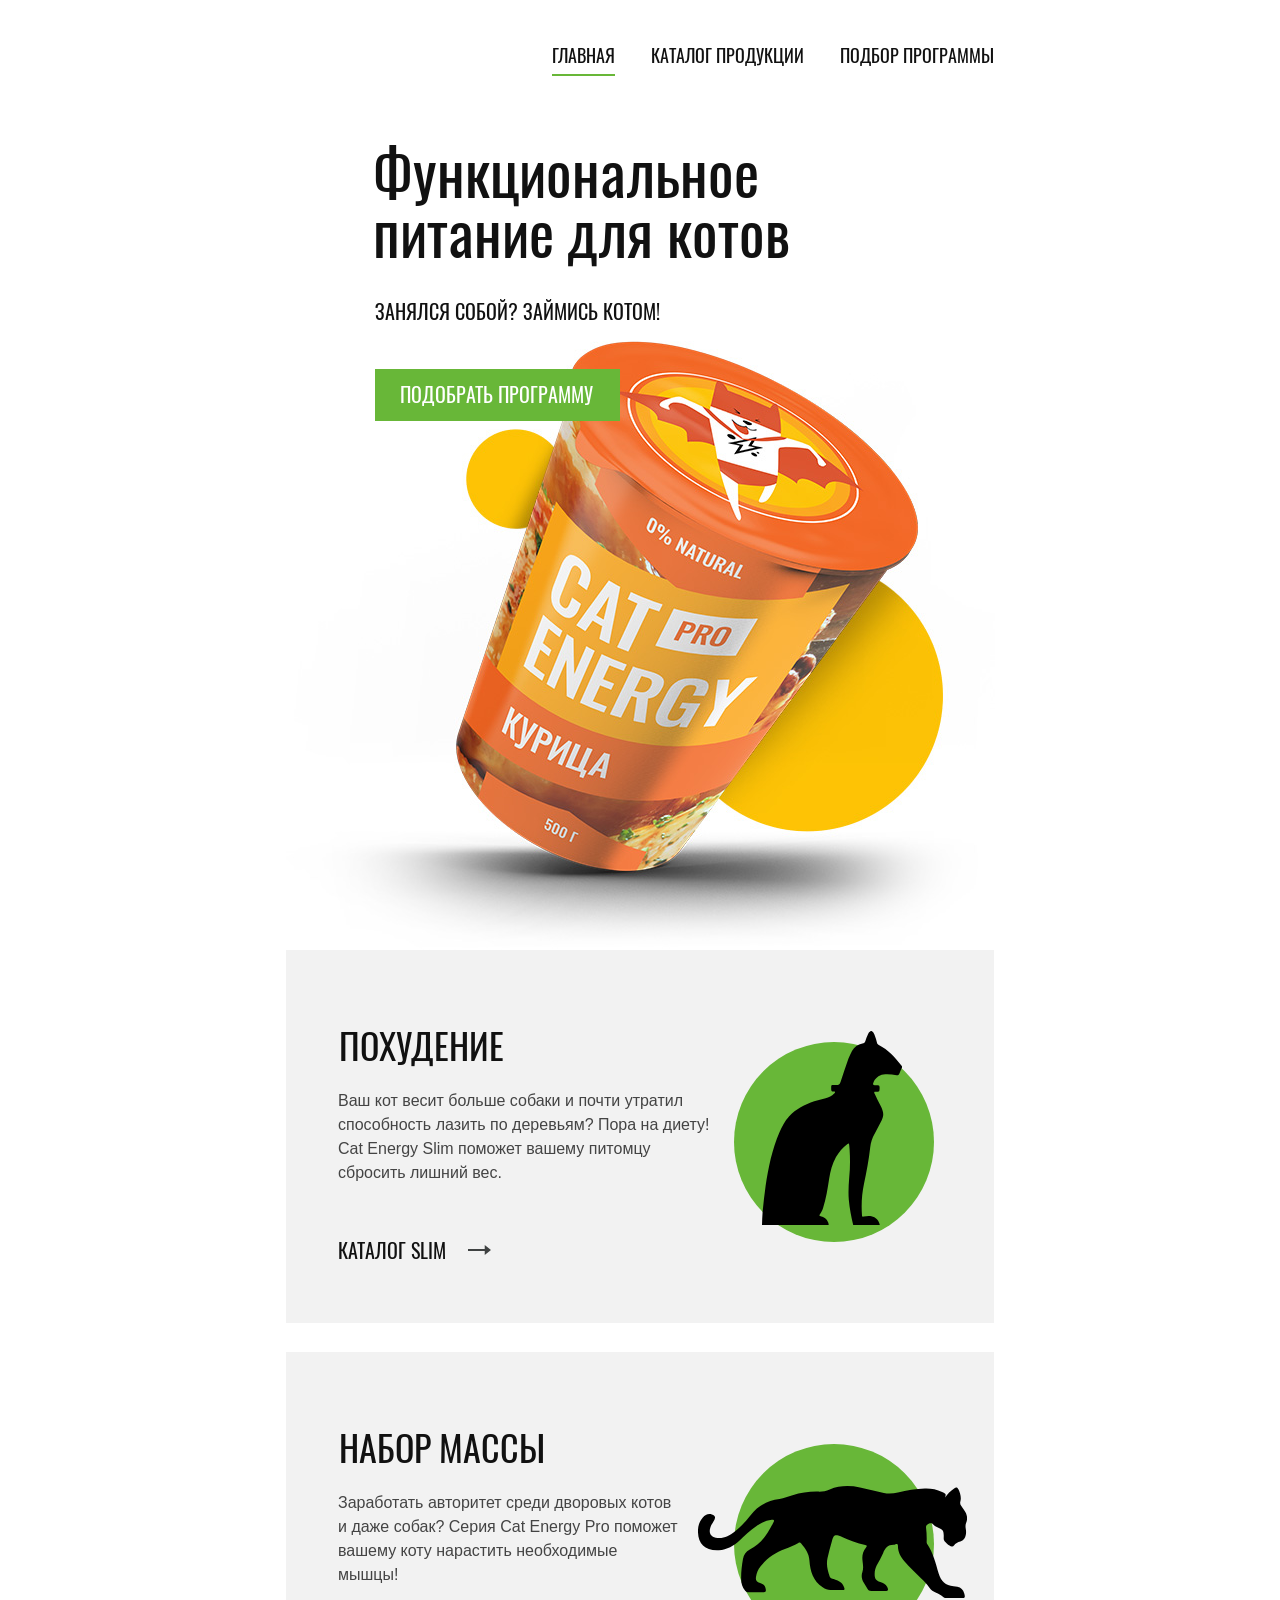
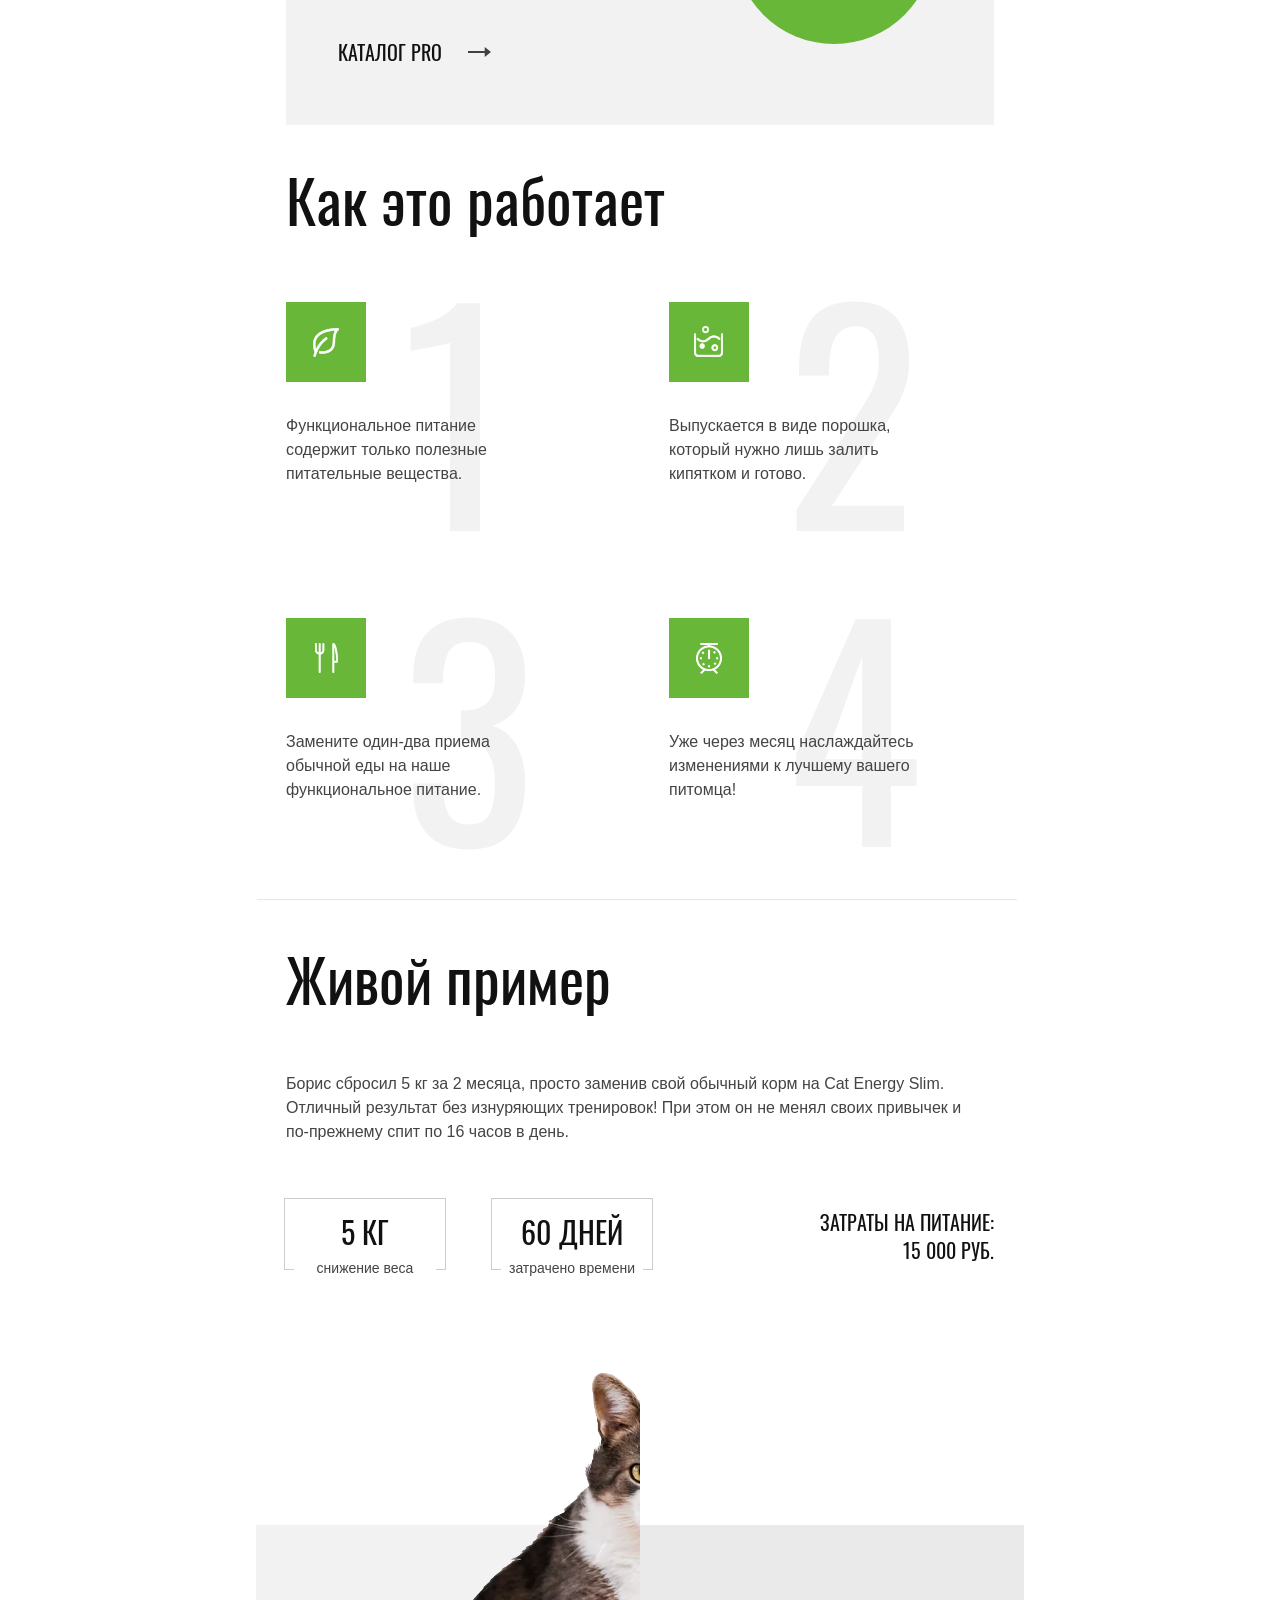
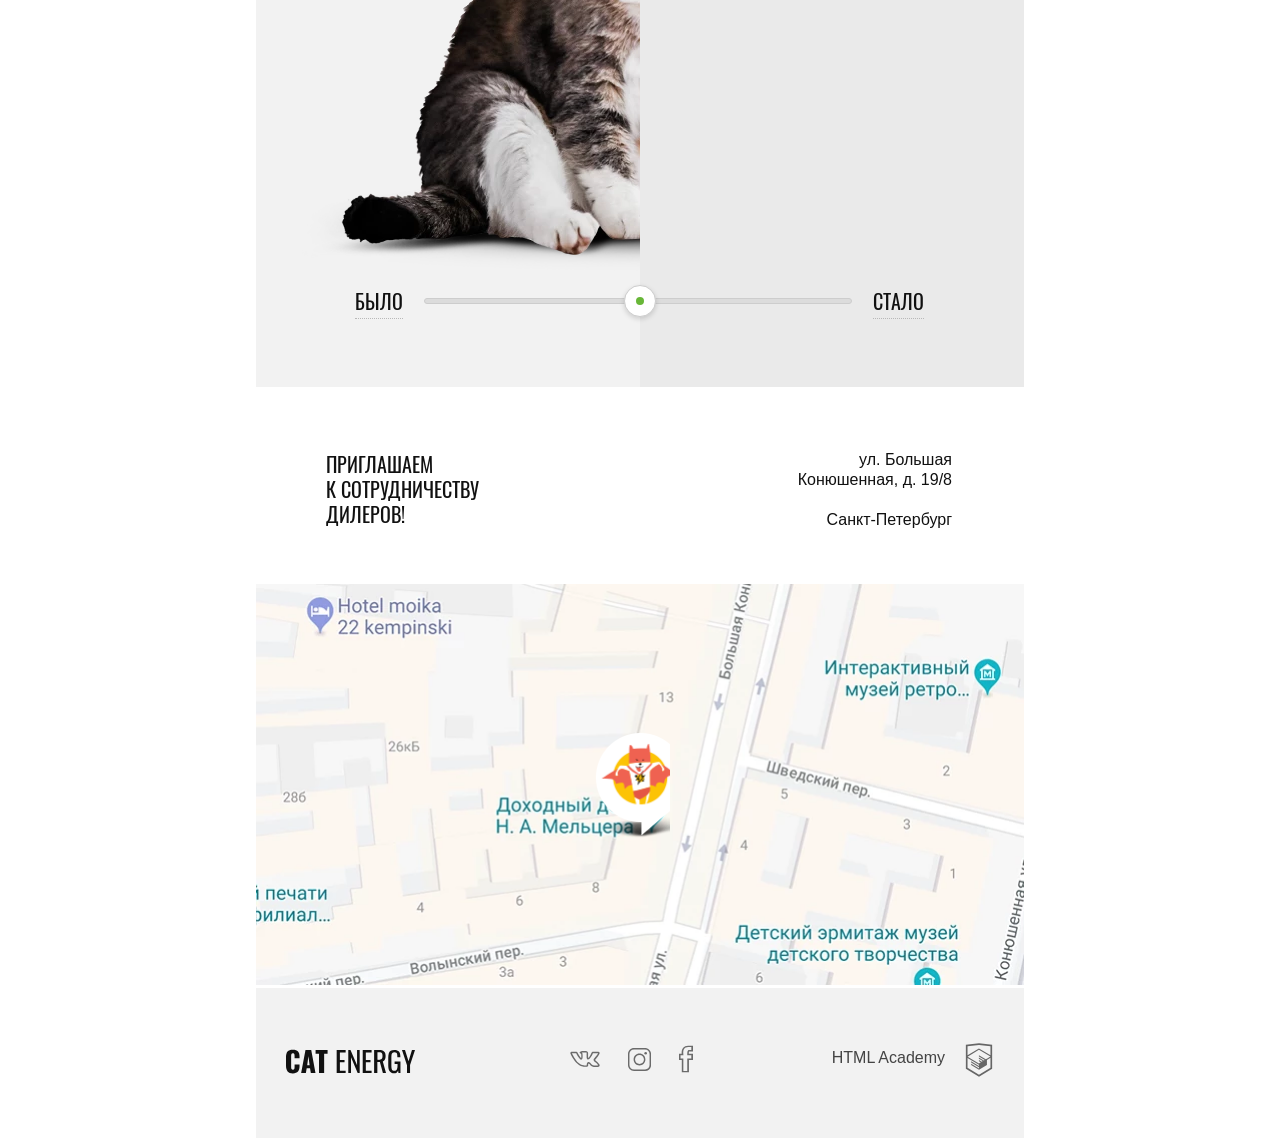
<file: cat-energy/index.html>
<!DOCTYPE html>
<html lang="ru">

<head>
  <meta charset="UTF-8">
  <meta name="viewport" content="width=device-width, initial-scale=1.0">
  <meta http-equiv="X-UA-Compatible" content="ie=edge">
  <script src="js/picturefill.min.js"></script>
  <link rel="preload" href="fonts/oswaldregular.woff2" as="font">
  <link rel="preload" href="fonts/oswaldmedium.woff2" as="font">
  <link href="css/style.min.css" rel="stylesheet">
  <title>HTML Academy: Кэт энерджи</title>
</head>

<body class="site-wrapper">
  <div style="display:none">
    <svg xmlns="http://www.w3.org/2000/svg"><symbol id="s-htmlacademy" viewbox="0 0 60 60"><path d="M30.2 5H30L10.3 7.1v36.2L30 55l19.7-11.7V7.1L30.2 5zm17 36.8L30 52 12.8 41.8V27l17.1 10.2V39l-11.7-7v1.8L30 40.9v1.9l-11.8-7v1.8l11.8 7 11.9-7.1v-7.6l5.3-3.2v15.1zm-.1-17l-4.7 2.8-2.2 1.3-10.3-6.1v1.8l8.8 5.3h-.1l-.2.1-1.3.7-7.3-4.3v1.8l5.8 3.4-1.4.9-4.3-2.6v1.8l2.9 1.7-2.9 1.7-17-10.1 17-10.2 17.2 10zm.1-1.8L29.9 12.8 12.8 23V9.4L30 7.6l17.2 1.8V23z"></path></symbol><symbol id="s-icon-fb-mobile" viewbox="0 0 10 19"><path d="M7.1 19H2v-8.8H0V5.8h1.9c-.1-2 .2-3.4 1.1-4.4C3.8.5 5 .1 6.5 0H10v4.2H7.2c-.1.2-.2.8-.2 1.6h3v4.4H7.1V19zm-4-1h2.8V9.1h2.9V6.8H5.9v-.5c0-1.4 0-2.6.7-3.1l.1-.1h2.1V1H6.5c-1.2.1-2 .4-2.6 1-.8.8-1 2.3-.8 4.2l.1.6H1.1v2.3h2V18z"></path></symbol><symbol id="s-icon-insta-mobile" viewbox="0 0 16 16"><path class="st0" d="M11.8 1C13.6 1 15 2.4 15 4.2v7.7c0 1.7-1.4 3.1-3.1 3.1H4.2C2.4 15 1 13.6 1 11.8V4.2C1 2.4 2.4 1 4.2 1h7.6m0-1H4.2C1.9 0 0 1.9 0 4.2v7.7C0 14.1 1.9 16 4.2 16h7.7c2.3 0 4.2-1.9 4.2-4.2V4.2C16 1.9 14.1 0 11.8 0z"></path><path class="st0" d="M8 4.9c1.7 0 3.1 1.4 3.1 3.1 0 1.7-1.4 3.1-3.1 3.1-1.7 0-3.1-1.4-3.1-3.1 0-1.7 1.4-3.1 3.1-3.1m0-1C5.7 3.9 3.9 5.7 3.9 8s1.8 4.1 4.1 4.1 4.1-1.8 4.1-4.1S10.3 3.9 8 3.9z"></path><circle class="st0" cx="12.3" cy="3.7" r=".9"></circle></symbol><symbol id="s-icon-vk-mobile" viewbox="0 0 22 12"><path d="M17.6 12c-.3 0-.9-.1-1.5-.5-.5-.3-.9-.7-1.3-1.2-.3-.3-.9-.9-1.1-.9-.2.1-.4.7-.3 1.2 0 .1 0 .6-.3.9-.3.3-.8.4-.9.4h-1.4c-.7 0-3.2-.2-5.4-2.3C2.5 7.1.2 2.2.1 2 0 1.6-.1 1.2.2.9c.3-.3.8-.4 1-.4h3.1c.1 0 .4.1.7.3.3.2.4.5.5.6 0 0 .5 1.1 1.1 2 1 1.5 1.4 1.9 1.5 2 .1-.4.2-1.4.1-2.3 0-.4-.1-.8-.2-1-.1-.1-.3-.2-.5-.2l-.6-.5c0-.5.5-.9.9-1.1.5-.2 1.3-.3 2.3-.3h.5c.9 0 1.2.1 1.6.1 1.2.3 1.2 1.3 1.1 2.5v1.6c0 .3 0 .8.1 1 .2-.1.6-.5 1.5-1.9.6-.9 1-1.9 1.1-2.1.1-.3.4-.7 1.2-.7h3.4c.7 0 1.2.2 1.3.7.2.5.1 1.3-1.7 3.5-.3.3-.5.6-.7.9-.5.4-.9 1-.9 1.1 0 .1.5.5.9.9 1.1.9 1.9 1.7 2.2 2.3.4.6.3 1 .2 1.3-.3.7-1.2.7-1.4.8h-2.9zm-3.9-3.7c.7 0 1.2.6 1.8 1.2.4.4.7.8 1.1 1 .5.3 1 .3 1 .3h2.9c.1 0 .3-.1.4-.1 0 0 0-.1-.1-.1-.3-.5-1-1.3-2-2.1-.9-.7-1.3-1.1-1.4-1.7 0-.6.4-1.1 1.2-2.1.2-.2.4-.5.7-.8 1.1-1.4 1.4-2 1.5-2.3h-3.9c0 .4-.5 1.5-1.1 2.4-1.4 2.1-2 2.4-2.5 2.4-.1 0-.3 0-.4-.1-.7-.4-.7-1.4-.7-2.1V2.6c.1-1.3 0-1.3-.3-1.4-.3-.1-.5-.1-1.4-.1H10c-.5 0-1 0-1.4.1l.2.2c.4.5.4 1.5.4 1.7.1 1.3 0 2.9-.7 3.3-.1 0-.2.1-.4.1-.6 0-1.3-.7-2.5-2.5C5 2.9 4.5 1.8 4.5 1.8s0-.1-.1-.1-.2-.1-.2-.1h-3c.4.9 2.5 5 4.8 7.2 2 1.9 4.3 2 4.7 2h1.4s.2 0 .2-.1v-.1c0-.2 0-2 1.2-2.3h.2z"></path></symbol></svg>
  </div>
  <header class="main-header main-header--index  container">
    <div class="main-header__logo energy-logo">
      <a>
        <picture>
          <source media="(min-width: 1300px)" srcset="img/logo-desktop.svg">
          <source media="(min-width: 768px)" srcset="img/logo-tablet.svg">
          <img class="energy-logo__img" src="img/logo-mobile.svg" alt="Cat Energy" width="191" height="38">
        </picture>
      </a>
    </div>
    <button class="main-header__button-close main-header__button-close--closed main-header__button-close--nojs">
      <span class="visually-hidden">Закрыть меню</span>
    </button>
    <nav>
      <ul class="main-header__nav main-header__nav--closed main-header__nav--nojs site-nav">
        <li class="site-nav__item">
          <a class="site-nav__link site-nav__link--index site-nav__link--active">Главная</a>
        </li>
        <li class="site-nav__item">
          <a class="site-nav__link site-nav__link--index" href="catalog.html">Каталог продукции</a>
        </li>
        <li class="site-nav__item">
          <a class="site-nav__link site-nav__link--index" href="form.html">Подбор программы</a>
        </li>
      </ul>
    </nav>
  </header>
  <main class="index-main">
    <section class="index-main__showcase showcase">
      <section class="showcase__intro intro container">
        <span class="intro__title">Функциональное питание для котов</span>
        <b class="intro__slogan">Занялся собой? Займись котом!</b>
        <a class="intro__button button" href="form.html">Подобрать программу</a>
      </section>
      <div class="showcase__wrapper container">
        <section class="showcase__item showcase-description">
          <h2 class="showcase-description__title">Похудение</h2>
          <p class="showcase-description__info">Ваш кот весит больше собаки и почти утратил способность лазить по
            деревьям? Пора на диету! Cat Energy Slim
            поможет вашeму питомцу сбросить лишний вес.
          </p>
          <a class="showcase-description__link" href="catalog.html#slim">Каталог Slim</a>
        </section>
        <section class="showcase__item showcase-description showcase-description--pro">
          <h2 class="showcase-description__title showcase-description__title--pro">Набор массы</h2>
          <p class="showcase-description__info">Заработать авторитет среди дворовых котов и даже собак? Серия Cat
            Energy Pro поможет вашему коту нарастить необходимые мышцы!
          </p>
          <a class="showcase-description__link" href="catalog.html#pro">Каталог pro</a>
        </section>
      </div>
    </section>
    <section class="index-main__example example container">
      <h2 class="example__title">Как это работает</h2>
      <ul class="example__list advantages">
        <li class="advantages__item advantages__item--1">Функциональное питание содержит только полезные питательные
          вещества.
        </li>
        <li class="advantages__item advantages__item--2">Выпускается в виде порошка, который нужно лишь залить кипятком
          и готово.
        </li>
        <li class="advantages__item advantages__item--3">Замените один-два приема обычной еды на наше функциональное
          питание.
        </li>
        <li class="advantages__item advantages__item--4">Уже через месяц наслаждайтесь изменениями к лучшему вашего
          питомца!
        </li>
      </ul>
    </section>
    <section class="living-example">
      <div class="living-example__info-wrapper container">
        <h3 class="living-example__title">Живой пример</h3>
        <p class="living-example__info">Борис сбросил 5 кг за 2 месяца, просто заменив свой обычный корм на Cat Energy
          Slim. Отличный результат без изнуряющих тренировок! При этом он не менял своих привычек и по-прежнему спит по
          16 часов в день.
        </p>
        <div class="living-example__table">
          <div class="living-example__tr">
            <div class="living-example__data living-example__data--1">5 кг</div>
            <div class="living-example__data living-example__data--2">60 дней</div>
          </div>
          <div class="living-example__tr">
            <div class="living-example__parameter">
              <span class="living-example__mask">снижение веса</span>
            </div>
            <div class="living-example__parameter">
              <span class=" living-example__mask">затрачено времени</span>
            </div>
          </div>
        </div>
        <span class="living-example__result"><span>Затраты на питание:</span> <span>15 000 руб.</span></span>
      </div>
      <div class="living-example__img-wrapper container">
        <div class="living-example__img-1-wrapper">
          <picture>
            <source type="image/webp" media="(min-width: 1300px)" srcset="img/before-desktop@1x.webp 1x, img/before-desktop@2x.webp 2x">
            <source type="image/webp" media="(min-width: 768px)" srcset="img/before-tablet@1x.webp 1x, img/before-tablet@2x.webp 2x">
            <source type="image/webp" srcset="img/before-mobile@1x.webp 1x, img/before-mobile@2x.webp 2x">
            <source media="(min-width: 1300px)" srcset="img/before-desktop@1x.png 1x, img/before-desktop@2x.png 2x">
            <source media="(min-width: 768px)" srcset="img/before-tablet@1x.png 1x, img/before-tablet@2x.png 2x">
            <img class="living-example__img living-example__img--1" src="img/before-mobile@1x.png" srcset="img/before-mobile@2x.png 2x" alt="Толстый кот">
          </picture>
        </div>
        <div class="living-example__img-2-wrapper">
          <picture>
            <source type="image/webp" media="(min-width: 1300px)" srcset="img/after-desktop@1x.webp 1x, img/before-desktop@2x.webp 2x">
            <source type="image/webp" media="(min-width: 768px)" srcset="img/after-tablet@1x.webp 1x, img/after-tablet@2x.webp 2x">
            <source type="image/webp" srcset="img/after-mobile@1x.webp 1x, img/before-mobile@2x.webp 2x">
            <source media="(min-width: 1300px)" srcset="img/after-desktop@1x.png 1x, img/after-desktop@2x.png 2x">
            <source media="(min-width: 768px)" srcset="img/after-tablet@1x.png 1x, img/after-tablet@2x.png 2x">
            <img class="living-example__img living-example__img2" src="#" alt="Тощий кот">
          </picture>
        </div>
        <div class="living-example__slider-buttons">
          <span class="living-example__description">Было</span>
          <div class="living-example__button">
            <span class="visually-hidden">Переключить слайд</span>
            <div class="living-example__switch">
              <div class="living-example__img-switch" tabindex="0"></div>
            </div>
          </div>
          <span class="living-example__description">Стало</span>
        </div>
      </div>
    </section>
    <section class="contacts container">
      <div class="contacts__text">
        <h2 class="visually-hidden">Адрес и контакты</h2>
        <span class="contacts__slogan">приглашаем<br> к сотрудничеству дилеров!</span>
        <span class="contacts__address">ул. Большая<br> Конюшенная, д. 19/8<br> <span class="contacts__address-city">Санкт-Петербург</span></span>
      </div>
      <iframe src="https://www.google.com/maps/embed?pb=!1m18!1m12!1m3!1d1998.5991043651577!2d30.320894616352156!3d59.93879418187626!2m3!1f0!2f0!3f0!3m2!1i1024!2i768!4f13.1!3m3!1m2!1s0x4696310fca5ba729%3A0xea9c53d4493c879f!2z0JHQvtC70YzRiNCw0Y8g0JrQvtC90Y7RiNC10L3QvdCw0Y8g0YPQuy4sIDE5LCDQodCw0L3QutGCLdCf0LXRgtC10YDQsdGD0YDQsywgMTkxMTg2!5e0!3m2!1sru!2sru!4v1540546171864" width="600" height="450" frameborder="0"></iframe>
      <div class="contacts__map-wrapper">
        <picture>
          <source type="image/webp" media="(min-width: 1300px)" srcset="img/bg-map-desktop@1x.webp 1x, img/bg-map-desktop@2x.webp 2x">
          <source type="image/webp" media="(min-width: 768px)" srcset="img/bg-map-tablet@1x.webp 1x, img/bg-map-tablet@2x.webp 2x">
          <source type="image/webp" srcset="img/bg-map-mobile@1x.webp 1x, img/bg-map-mobile@2x.webp 2x">
          <source media="(min-width: 1300px)" srcset="img/bg-map-desktop@1x.png 1x, img/bg-map-desktop@2x.png 2x">
          <source media="(min-width: 768px)" srcset="img/bg-map-tablet@1x.png 1x, img/bg-map-tablet@2x.png 2x">
          <img class="contacts__map" src="img/bg-map-mobile@1x.png" srcset="img/bg-map-mobile@2x.png 2x" alt="Карта">
        </picture>
      </div>
    </section>
  </main>
  <footer class="main-footer container">
    <div class="main-footer__logo energy-logo">
      <img class="main-footer__logo-img" src="img/logo-footer.svg" alt="Cat Energy" width="130" height="27">
    </div>
    <section class="main-footer__social">
      <h3 class="visually-hidden">Мы в социальных сетях</h3>
      <ul class="main-footer__social-list social-list">
        <li class="social-list__item">
          <a class="social-list__vk" href="#">
            <span class="visually-hidden">Вконтакте</span>
            <svg class="social-list__icon social-list__icon--vk" width="22" height="12">
              <use xlink:href="#s-icon-vk-mobile"></use>
            </svg>
          </a>
        </li>
        <li class="social-list__item">
          <a class="social-list__inst" href="#">
            <span class="visually-hidden">Инстаграм</span>
            <svg class="social-list__icon social-list__icon--inst" width="16" height="16">
              <use xlink:href="#s-icon-insta-mobile"></use>
            </svg>
          </a>
        </li>
        <li class="social-list__item">
          <a class="social-list__fb" href="#">
            <span class="visually-hidden">Фэйсбук</span>
            <svg class="social-list__icon social-list__icon--fb" width="10" height="19">
              <use xlink:href="#s-icon-fb-mobile"></use>
            </svg>
          </a>
        </li>
      </ul>
    </section>
    <section class="main-footer__copyright academy">
      <h3 class="visually-hidden">Правообладатели</h3>
      <a class="academy__link" href="https://htmlacademy.ru/intensive/adaptive">HTML Academy</a>
      <div class="academy__logo-block">
        <a href="https://htmlacademy.ru/intensive/adaptive">
          <svg class="academy__img" width="40" height="40">
            <use xlink:href="#s-htmlacademy"></use>
          </svg>
        </a>
      </div>
    </section>
  </footer>
  <script src="js/script.js"></script>
</body>

</html>
</file>
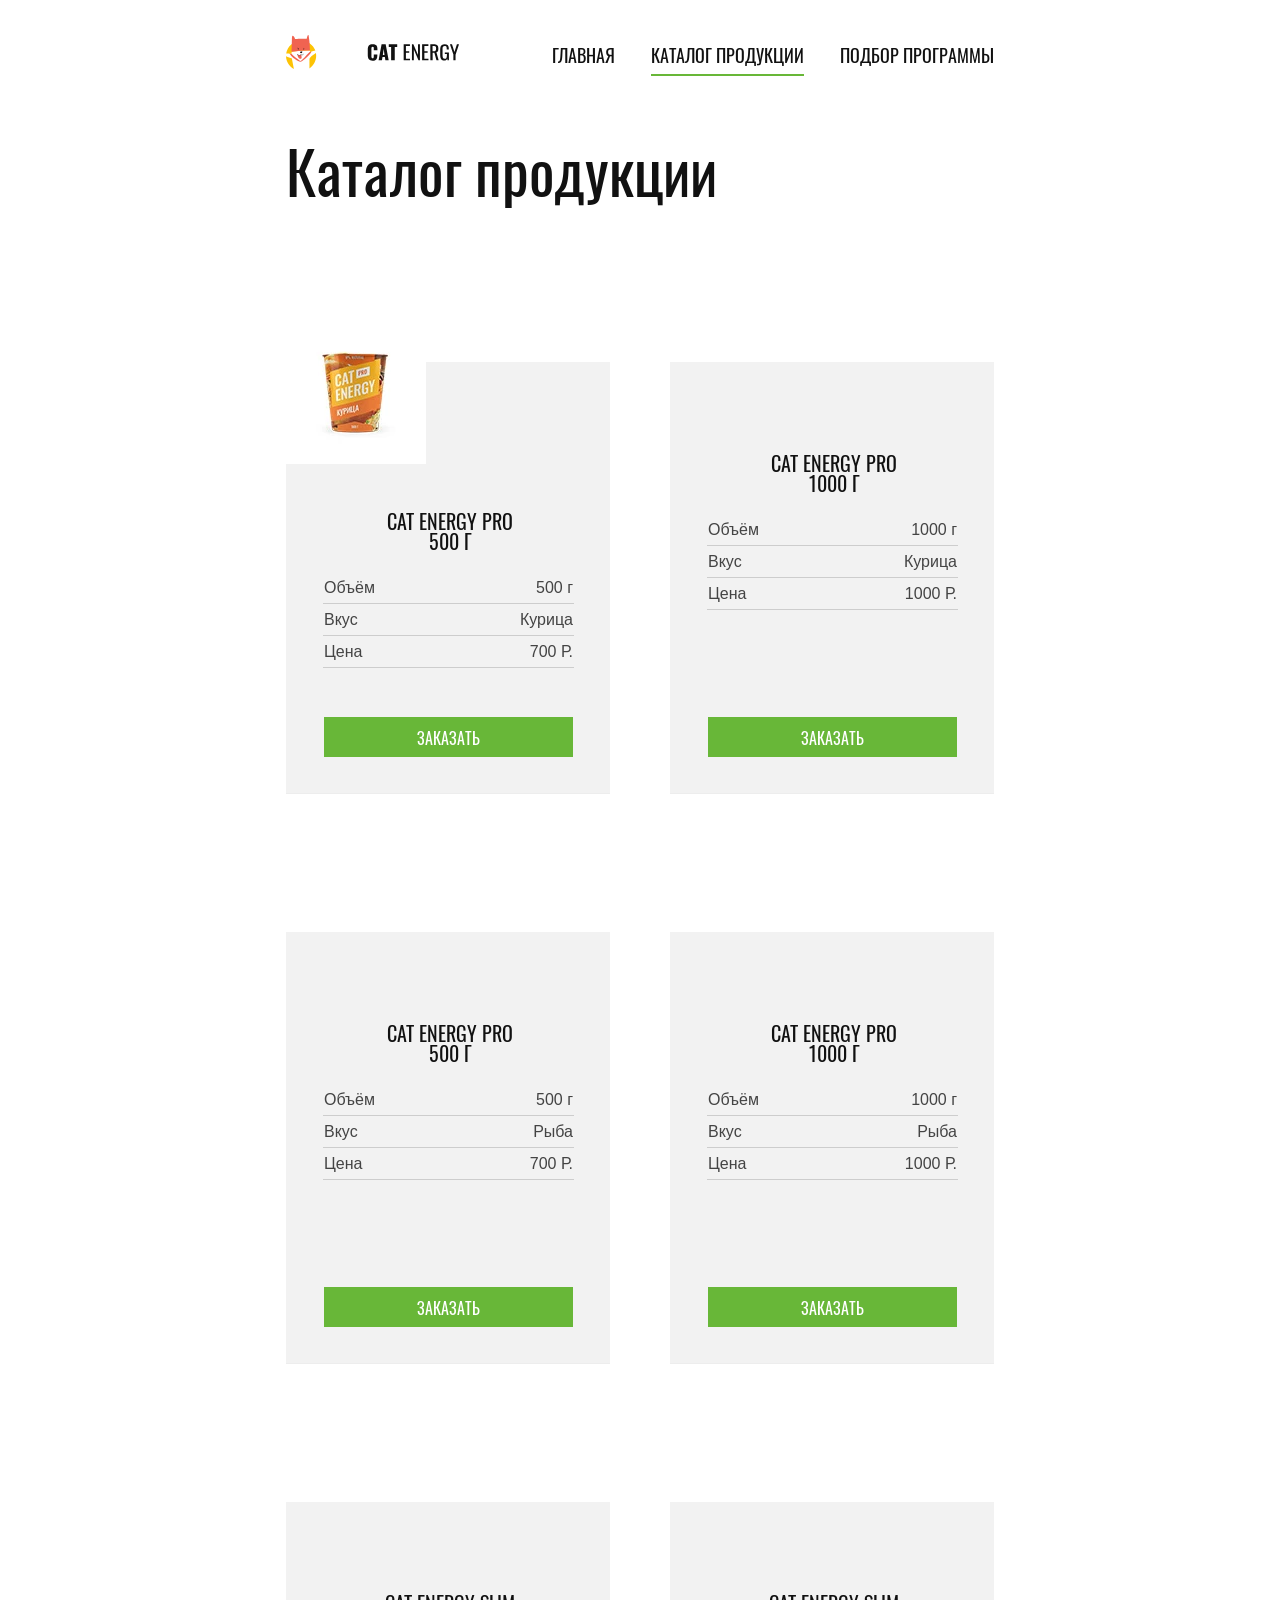
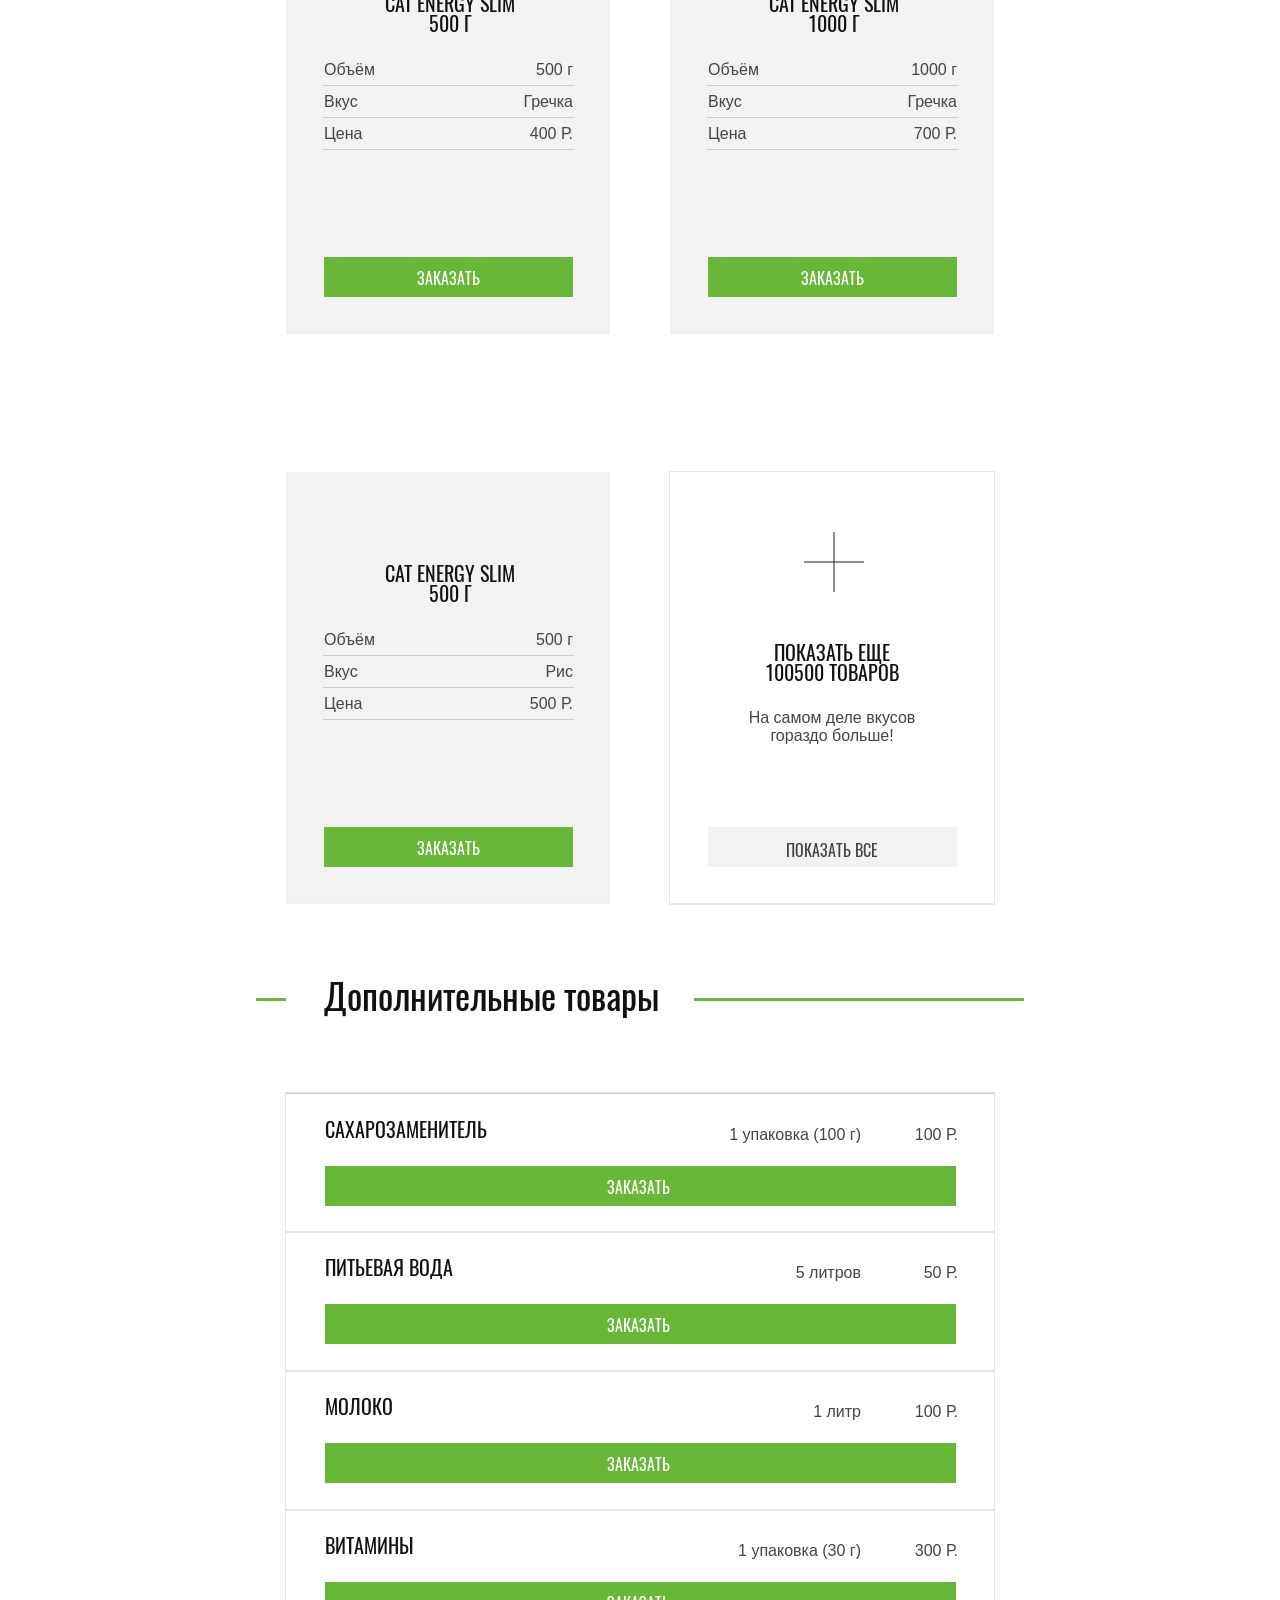
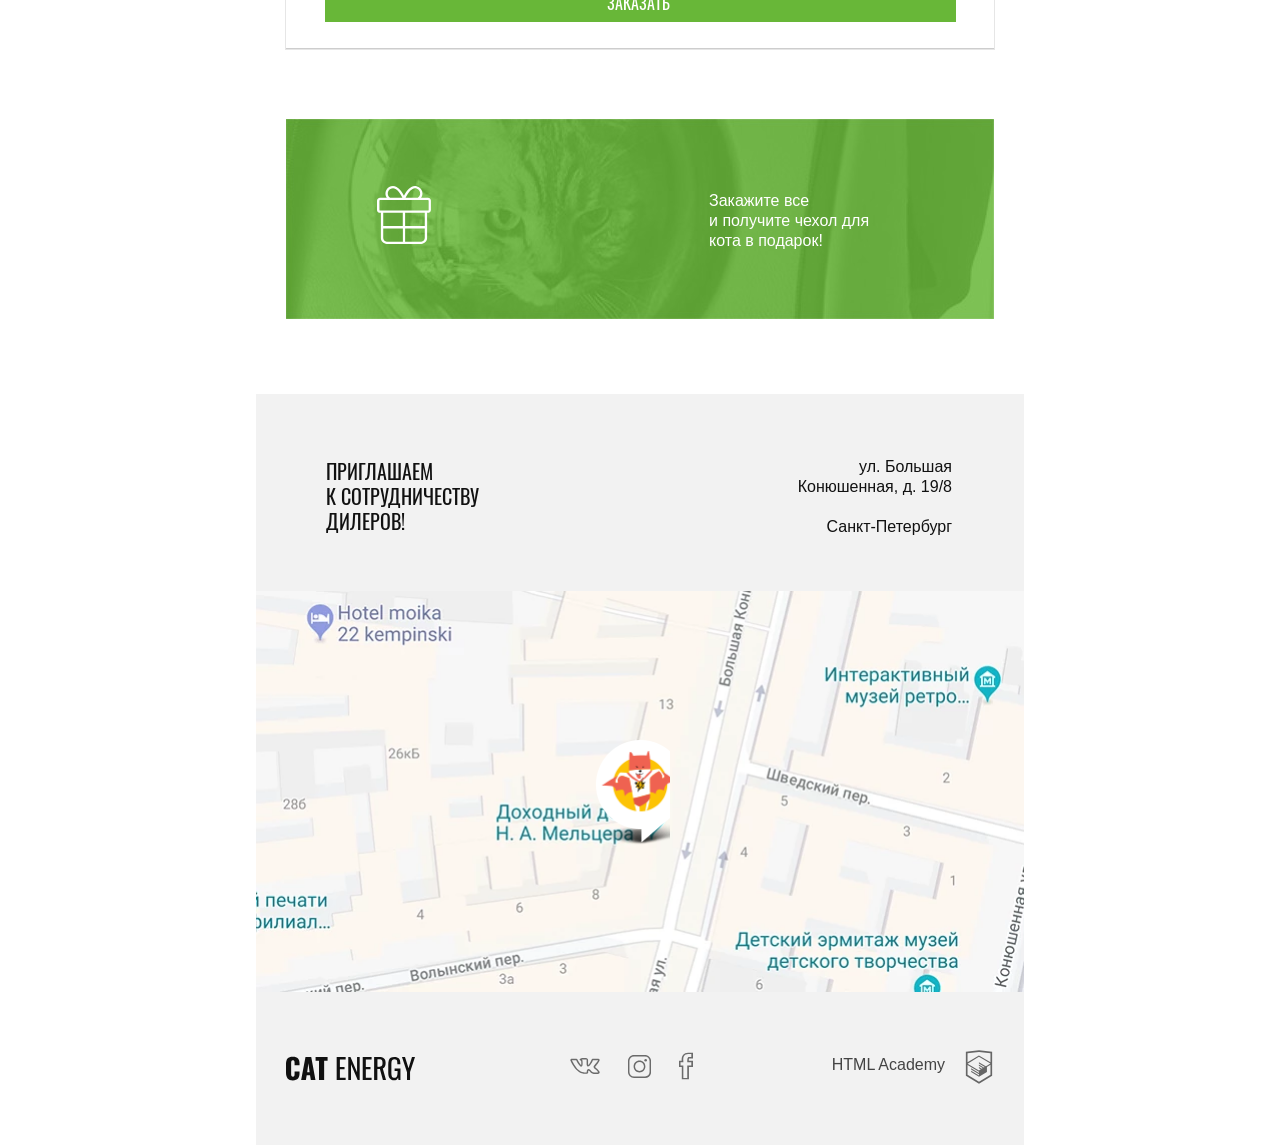
<file: cat-energy/catalog.html>
<!DOCTYPE html>
<html lang="ru">

<head>
  <meta charset="UTF-8">
  <meta name="viewport" content="width=device-width, initial-scale=1.0">
  <meta http-equiv="X-UA-Compatible" content="ie=edge">
  <script src="js/picturefill.min.js"></script>
  <link rel="preload" href="fonts/oswaldregular.woff2" as="font">
  <link rel="preload" href="fonts/oswaldmedium.woff2" as="font">
  <link href="css/style.min.css" rel="stylesheet">
  <title>Каталог продукции магазина Cat Energy</title>
</head>

<body class="site-wrapper">
  <div style="display: none;">
    <svg xmlns="http://www.w3.org/2000/svg"><symbol id="s-htmlacademy" viewbox="0 0 60 60"><path d="M30.2 5H30L10.3 7.1v36.2L30 55l19.7-11.7V7.1L30.2 5zm17 36.8L30 52 12.8 41.8V27l17.1 10.2V39l-11.7-7v1.8L30 40.9v1.9l-11.8-7v1.8l11.8 7 11.9-7.1v-7.6l5.3-3.2v15.1zm-.1-17l-4.7 2.8-2.2 1.3-10.3-6.1v1.8l8.8 5.3h-.1l-.2.1-1.3.7-7.3-4.3v1.8l5.8 3.4-1.4.9-4.3-2.6v1.8l2.9 1.7-2.9 1.7-17-10.1 17-10.2 17.2 10zm.1-1.8L29.9 12.8 12.8 23V9.4L30 7.6l17.2 1.8V23z"></path></symbol><symbol id="s-icon-fb-mobile" viewbox="0 0 10 19"><path d="M7.1 19H2v-8.8H0V5.8h1.9c-.1-2 .2-3.4 1.1-4.4C3.8.5 5 .1 6.5 0H10v4.2H7.2c-.1.2-.2.8-.2 1.6h3v4.4H7.1V19zm-4-1h2.8V9.1h2.9V6.8H5.9v-.5c0-1.4 0-2.6.7-3.1l.1-.1h2.1V1H6.5c-1.2.1-2 .4-2.6 1-.8.8-1 2.3-.8 4.2l.1.6H1.1v2.3h2V18z"></path></symbol><symbol id="s-icon-insta-mobile" viewbox="0 0 16 16"><path class="st0" d="M11.8 1C13.6 1 15 2.4 15 4.2v7.7c0 1.7-1.4 3.1-3.1 3.1H4.2C2.4 15 1 13.6 1 11.8V4.2C1 2.4 2.4 1 4.2 1h7.6m0-1H4.2C1.9 0 0 1.9 0 4.2v7.7C0 14.1 1.9 16 4.2 16h7.7c2.3 0 4.2-1.9 4.2-4.2V4.2C16 1.9 14.1 0 11.8 0z"></path><path class="st0" d="M8 4.9c1.7 0 3.1 1.4 3.1 3.1 0 1.7-1.4 3.1-3.1 3.1-1.7 0-3.1-1.4-3.1-3.1 0-1.7 1.4-3.1 3.1-3.1m0-1C5.7 3.9 3.9 5.7 3.9 8s1.8 4.1 4.1 4.1 4.1-1.8 4.1-4.1S10.3 3.9 8 3.9z"></path><circle class="st0" cx="12.3" cy="3.7" r=".9"></circle></symbol><symbol id="s-icon-vk-mobile" viewbox="0 0 22 12"><path d="M17.6 12c-.3 0-.9-.1-1.5-.5-.5-.3-.9-.7-1.3-1.2-.3-.3-.9-.9-1.1-.9-.2.1-.4.7-.3 1.2 0 .1 0 .6-.3.9-.3.3-.8.4-.9.4h-1.4c-.7 0-3.2-.2-5.4-2.3C2.5 7.1.2 2.2.1 2 0 1.6-.1 1.2.2.9c.3-.3.8-.4 1-.4h3.1c.1 0 .4.1.7.3.3.2.4.5.5.6 0 0 .5 1.1 1.1 2 1 1.5 1.4 1.9 1.5 2 .1-.4.2-1.4.1-2.3 0-.4-.1-.8-.2-1-.1-.1-.3-.2-.5-.2l-.6-.5c0-.5.5-.9.9-1.1.5-.2 1.3-.3 2.3-.3h.5c.9 0 1.2.1 1.6.1 1.2.3 1.2 1.3 1.1 2.5v1.6c0 .3 0 .8.1 1 .2-.1.6-.5 1.5-1.9.6-.9 1-1.9 1.1-2.1.1-.3.4-.7 1.2-.7h3.4c.7 0 1.2.2 1.3.7.2.5.1 1.3-1.7 3.5-.3.3-.5.6-.7.9-.5.4-.9 1-.9 1.1 0 .1.5.5.9.9 1.1.9 1.9 1.7 2.2 2.3.4.6.3 1 .2 1.3-.3.7-1.2.7-1.4.8h-2.9zm-3.9-3.7c.7 0 1.2.6 1.8 1.2.4.4.7.8 1.1 1 .5.3 1 .3 1 .3h2.9c.1 0 .3-.1.4-.1 0 0 0-.1-.1-.1-.3-.5-1-1.3-2-2.1-.9-.7-1.3-1.1-1.4-1.7 0-.6.4-1.1 1.2-2.1.2-.2.4-.5.7-.8 1.1-1.4 1.4-2 1.5-2.3h-3.9c0 .4-.5 1.5-1.1 2.4-1.4 2.1-2 2.4-2.5 2.4-.1 0-.3 0-.4-.1-.7-.4-.7-1.4-.7-2.1V2.6c.1-1.3 0-1.3-.3-1.4-.3-.1-.5-.1-1.4-.1H10c-.5 0-1 0-1.4.1l.2.2c.4.5.4 1.5.4 1.7.1 1.3 0 2.9-.7 3.3-.1 0-.2.1-.4.1-.6 0-1.3-.7-2.5-2.5C5 2.9 4.5 1.8 4.5 1.8s0-.1-.1-.1-.2-.1-.2-.1h-3c.4.9 2.5 5 4.8 7.2 2 1.9 4.3 2 4.7 2h1.4s.2 0 .2-.1v-.1c0-.2 0-2 1.2-2.3h.2z"></path></symbol></svg>
  </div>
  <header class="main-header container">
    <div class="main-header__logo energy-logo">
      <a href="index.html">
        <picture>
          <source media="(min-width: 1300px)" srcset="img/logo-desktop.svg">
          <source media="(min-width: 768px)" srcset="img/logo-tablet.svg">
          <img class="energy-logo__img" src="img/logo-mobile.svg" alt="Cat Energy" width="191" height="38">
        </picture>
      </a>
    </div>
    <button class="main-header__button-close main-header__button-close--closed main-header__button-close--nojs">
      <span class="visually-hidden">Закрыть меню</span>
    </button>
    <nav>
      <ul class="main-header__nav main-header__nav--closed main-header__nav--nojs site-nav">
        <li class="site-nav__item">
          <a class="site-nav__link" href="index.html">Главная</a>
        </li>
        <li class="site-nav__item">
          <a class="site-nav__link site-nav__link--active ">Каталог продукции</a>
        </li>
        <li class="site-nav__item">
          <a class="site-nav__link" href="form.html">Подбор программы</a>
        </li>
      </ul>
    </nav>
  </header>
  <main>
    <section class="catalog-main">
      <h1 class="catalog-main__title container">Каталог продукции</h1>
      <section class="catalog-main main-catalog container">
        <h2 class="visually-hidden">Католог основной продукции</h2>
        <ul class="main-catalog__list">
          <li id="pro" class="main-catalog__item goods">
            <div class="goods__img-block">
              <a href="#">
                <picture>
                  <source type="image/webp" media="(min-width: 1300px)" srcset="img/chicken-small-desktop@1x.webp 1x, img/chicken-small-desktop@2x.webp 2x">
                  <source type="image/webp" media="(min-width: 768px)" srcset="img/chicken-small-tablet@1x.webp 1x, img/chicken-small-tablet@2x.webp 2x">
                  <source type="image/webp" srcset="img/chicken-small-mobile@1x.webp 1x,  img/chicken-small-mobile@2x.webp 2x">
                  <source media="(min-width: 1300px)" srcset="img/chicken-small-desktop@1x.png 1x, img/chicken-small-desktop@2x.png 2x">
                  <source media="(min-width: 768px)" srcset="img/chicken-small-tablet@1x.png 1x, img/chicken-small-tablet@2x.png 2x">
                  <img class="goods__img goods__img--small" src="img/chicken-small-mobile@1x.jpg" srcset="img/chicken-small-mobile@2x.jpg 2x" alt="Cat Energy">
                </picture>
              </a>
            </div>
            <div class="goods__info-block">
              <a href="#">
                <h3 class="goods__title goods__title--main">Cat Energy PRO 500 г</h3>
              </a>
              <table class="goods__table">
                <tr>
                  <td class="goods__characteristic">Объём</td>
                  <td class="goods__data">500 г</td>
                </tr>
                <tr>
                  <td class="goods__characteristic">Вкус</td>
                  <td class="goods__data">Курица</td>
                </tr>
                <tr>
                  <td class="goods__characteristic">Цена</td>
                  <td class="goods__data">700 Р.</td>
                </tr>
              </table>
            </div>
            <a class="goods__button button" href="#">Заказать</a>
          </li>
          <li class="main-catalog__item goods">
            <div class="goods__img-block">
              <a href="#">
                <picture>
                  <source type="image/webp" media="(min-width: 1300px)" srcset="img/chicken-big-desktop@1x.webp 1x, img/chicken-big-desktop@2x.webp 2x">
                  <source type="image/webp" media="(min-width: 768px)" srcset="img/chicken-big-tablet@1x.webp 1x, img/chicken-big-tablet@2x.webp 2x">
                  <source type="image/webp" srcset="img/chicken-big-mobile@1x.webp 1x,  img/chicken-big-mobile@2x.webp 2x">
                  <source media="(min-width: 1300px)" srcset="img/chicken-big-desktop@1x.png 1x, img/chicken-big-desktop@2x.png 2x">
                  <source media="(min-width: 768px)" srcset="img/chicken-big-tablet@1x.png 1x, img/chicken-big-tablet@2x.png 2x">
                  <img class="goods__img goods__img--big" src="img/chicken-big-mobile@1x.jpg" srcset="img/chicken-big-mobile@2x.jpg 2x" alt="Cat Energy">
                </picture>
              </a>
            </div>
            <div class="goods__info-block">
              <a href="#">
                <h3 class="goods__title goods__title--main">Cat Energy PRO 1000 г</h3>
              </a>
              <table class="goods__table">
                <tr>
                  <td class="goods__characteristic">Объём</td>
                  <td class="goods__data">1000 г</td>
                </tr>
                <tr>
                  <td class="goods__characteristic">Вкус</td>
                  <td class="goods__data">Курица</td>
                </tr>
                <tr>
                  <td class="goods__characteristic">Цена</td>
                  <td class="goods__data">1000 Р.</td>
                </tr>
              </table>
            </div>
            <a class="goods__button button" href="#">Заказать</a>
          </li>
          <li class="main-catalog__item goods">
            <div class="goods__img-block">
              <a href="#">
                <picture>
                  <source type="image/webp" media="(min-width: 1300px)" srcset="img/fish-small-desktop@1x.webp 1x, img/fish-small-desktop@2x.webp 2x">
                  <source type="image/webp" media="(min-width: 768px)" srcset="img/fish-small-tablet@1x.webp 1x, img/fish-small-tablet@2x.webp 2x">
                  <source type="image/webp" srcset="img/fish-small-mobile@1x.webp 1x,  img/fish-small-mobile@2x.webp 2x">
                  <source media="(min-width: 1300px)" srcset="img/fish-small-desktop@1x.png 1x, img/fish-small-desktop@2x.png 2x">
                  <source media="(min-width: 768px)" srcset="img/fish-small-tablet@1x.png 1x, img/fish-small-tablet@2x.png 2x">
                  <img class="goods__img goods__img--small" src="img/fish-small-mobile@1x.jpg" srcset="img/fish-small-mobile@2x.jpg 2x" alt="Cat Energy">
                </picture>
              </a>
            </div>
            <div class="goods__info-block">
              <a href="#">
                <h3 class="goods__title goods__title--main">Cat Energy PRO 500 г</h3>
              </a>
              <table class="goods__table">
                <tr>
                  <td class="goods__characteristic">Объём</td>
                  <td class="goods__data">500 г</td>
                </tr>
                <tr>
                  <td class="goods__characteristic">Вкус</td>
                  <td class="goods__data">Рыба</td>
                </tr>
                <tr>
                  <td class="goods__characteristic">Цена</td>
                  <td class="goods__data">700 Р.</td>
                </tr>
              </table>
            </div>
            <a class="goods__button button" href="#">Заказать</a>
          </li>
          <li class="main-catalog__item goods">
            <div class="goods__img-block">
              <a href="#">
                <picture>
                  <source type="image/webp" media="(min-width: 1300px)" srcset="img/fish-big-desktop@1x.webp 1x, img/fish-big-desktop@2x.webp 2x">
                  <source type="image/webp" media="(min-width: 768px)" srcset="img/fish-big-tablet@1x.webp 1x, img/fish-big-tablet@2x.webp 2x">
                  <source type="image/webp" srcset="img/fish-big-mobile@1x.webp 1x,  img/fish-big-mobile@2x.webp 2x">
                  <source media="(min-width: 1300px)" srcset="img/fish-big-desktop@1x.png 1x, img/fish-big-desktop@2x.png 2x">
                  <source media="(min-width: 768px)" srcset="img/fish-big-tablet@1x.png 1x, img/fish-big-tablet@2x.png 2x">
                  <img class="goods__img goods__img--big" src="img/fish-big-mobile@1x.jpg" srcset="img/fish-big-mobile@2x.jpg 2x" alt="Cat Energy">
                </picture>
              </a>
            </div>
            <div class="goods__info-block">
              <a href="#">
                <h3 class="goods__title goods__title--main">Cat Energy PRO 1000 г</h3>
              </a>
              <table class="goods__table">
                <tr>
                  <td class="goods__characteristic">Объём</td>
                  <td class="goods__data">1000 г</td>
                </tr>
                <tr>
                  <td class="goods__characteristic">Вкус</td>
                  <td class="goods__data">Рыба</td>
                </tr>
                <tr>
                  <td class="goods__characteristic">Цена</td>
                  <td class="goods__data">1000 Р.</td>
                </tr>
              </table>
            </div>
            <a class="goods__button button" href="#">Заказать</a>
          </li>
          <li id="slim" class="main-catalog__item goods">
            <div class="goods__img-block">
              <a href="#">
                <picture>
                  <source type="image/webp" media="(min-width: 1300px)" srcset="img/buckwheat-small-desktop@1x.webp 1x, img/buckwheat-small-desktop@2x.webp 2x">
                  <source type="image/webp" media="(min-width: 768px)" srcset="img/buckwheat-small-tablet@1x.webp 1x, img/buckwheat-small-tablet@2x.webp 2x">
                  <source type="image/webp" srcset="img/buckwheat-small-mobile@1x.webp 1x,  img/buckwheat-small-mobile@2x.webp 2x">
                  <source media="(min-width: 1300px)" srcset="img/buckwheat-small-desktop@1x.png 1x, img/buckwheat-small-desktop@2x.png 2x">
                  <source media="(min-width: 768px)" srcset="img/buckwheat-small-tablet@1x.png 1x, img/buckwheat-small-tablet@2x.png 2x">
                  <img class="goods__img goods__img--small" src="img/buckwheat-small-mobile@1x.jpg" srcset="img/buckwheat-small-mobile@2x.jpg 2x" alt="Cat Energy">
                </picture>
              </a>
            </div>
            <div class="goods__info-block">
              <a href="#">
                <h3 class="goods__title goods__title--main">Cat Energy Slim 500 г</h3>
              </a>
              <table class="goods__table">
                <tr>
                  <td class="goods__characteristic">Объём</td>
                  <td class="goods__data">500 г</td>
                </tr>
                <tr>
                  <td class="goods__characteristic">Вкус</td>
                  <td class="goods__data">Гречка</td>
                </tr>
                <tr>
                  <td class="goods__characteristic">Цена</td>
                  <td class="goods__data">400 Р.</td>
                </tr>
              </table>
            </div>
            <a class="goods__button button" href="#">Заказать</a>
          </li>
          <li class="main-catalog__item goods">
            <div class="goods__img-block">
              <a href="#">
                <picture>
                  <source type="image/webp" media="(min-width: 1300px)" srcset="img/buckwheat-big-desktop@1x.webp 1x, img/buckwheat-big-desktop@2x.webp 2x">
                  <source type="image/webp" media="(min-width: 768px)" srcset="img/buckwheat-big-tablet@1x.webp 1x, img/buckwheat-big-tablet@2x.webp 2x">
                  <source type="image/webp" srcset="img/buckwheat-big-mobile@1x.webp 1x,  img/buckwheat-big-mobile@2x.webp 2x">
                  <source media="(min-width: 1300px)" srcset="img/buckwheat-big-desktop@1x.png 1x, img/buckwheat-big-desktop@2x.png 2x">
                  <source media="(min-width: 768px)" srcset="img/buckwheat-big-tablet@1x.png 1x, img/buckwheat-big-tablet@2x.png 2x">
                  <img class="goods__img goods__img--big" src="img/buckwheat-big-mobile@1x.jpg" srcset="img/buckwheat-big-mobile@2x.jpg 2x" alt="Cat Energy">
                </picture>
              </a>
            </div>
            <div class="goods__info-block">
              <a href="#">
                <h3 class="goods__title goods__title--main">Cat Energy Slim 1000 г</h3>
              </a>
              <table class="goods__table">
                <tr>
                  <td class="goods__characteristic">Объём</td>
                  <td class="goods__data">1000 г</td>
                </tr>
                <tr>
                  <td class="goods__characteristic">Вкус</td>
                  <td class="goods__data">Гречка</td>
                </tr>
                <tr>
                  <td class="goods__characteristic">Цена</td>
                  <td class="goods__data">700 Р.</td>
                </tr>
              </table>
            </div>
            <a class="goods__button button" href="#">Заказать</a>
          </li>
          <li class="main-catalog__item goods">
            <div class="goods__img-block">
              <a href="#">
                <picture>
                  <source type="image/webp" media="(min-width: 1300px)" srcset="img/rice-small-desktop@1x.webp 1x, img/rice-small-desktop@2x.webp 2x">
                  <source type="image/webp" media="(min-width: 768px)" srcset="img/rice-small-tablet@1x.webp 1x, img/rice-small-tablet@2x.webp 2x">
                  <source type="image/webp" srcset="img/rice-small-mobile@1x.webp 1x,  img/rice-small-mobile@2x.webp 2x">
                  <source media="(min-width: 1300px)" srcset="img/rice-small-desktop@1x.png 1x, img/rice-small-desktop@2x.png 2x">
                  <source media="(min-width: 768px)" srcset="img/rice-small-tablet@1x.png 1x, img/rice-small-tablet@2x.png 2x">
                  <img class="goods__img goods__img--small" src="img/rice-small-mobile@1x.jpg" srcset="img/rice-small-mobile@2x.jpg 2x" alt="Cat Energy">
                </picture>
              </a>
            </div>
            <div class="goods__info-block">
              <a href="#">
                <h3 class="goods__title goods__title--main">Cat Energy Slim 500 г</h3>
              </a>
              <table class="goods__table">
                <tr>
                  <td class="goods__characteristic">Объём</td>
                  <td class="goods__data">500 г</td>
                </tr>
                <tr>
                  <td class="goods__characteristic">Вкус</td>
                  <td class="goods__data">Рис</td>
                </tr>
                <tr>
                  <td class="goods__characteristic">Цена</td>
                  <td class="goods__data">500 Р.</td>
                </tr>
              </table>
            </div>
            <a class="goods__button button" href="#">Заказать</a>
          </li>
          <li class="main-catalog__item main-catalog__item--more goods">
            <div class="main-catalog__more-wraper">
              <div class="main-catalog__slogan">Показать еще 100500 товаров</div>
              <div class="main-catalog__more">На самом деле вкусов гораздо больше!</div>
            </div>
            <a class="main-catalog__button-more button" href="#">Показать все</a>
          </li>
        </ul>
      </section>
      <h2 class="catalog-main__subtitle">Дополнительные товары</h2>
      <section class="additional-catalog container">
        <ul class="additional-catalog__list">
          <li class="additional-catalog__item goods">
            <div class="additional-catalog__info-block">
              <a href="#">
                <h3 class="goods__title goods__title--additional">Сахарозаменитель</h3>
              </a>
              <table class="goods__table additional-catalog__table">
                <tr>
                  <td class="goods__characteristic">1 упаковка (100 г)</td>
                  <td class="goods__data">100 Р.</td>
                </tr>
              </table>
            </div>
            <a class="goods__button additional-catalog__button button" href="#">Заказать</a>
          </li>
          <li class="additional-catalog__item goods">
            <div class="additional-catalog__info-block">
              <a href="#">
                <h3 class="goods__title goods__title--additional">Питьевая вода</h3>
              </a>
              <table class="goods__table additional-catalog__table">
                <tr>
                  <td class="goods__characteristic">5 литров</td>
                  <td class="goods__data">50 Р.</td>
                </tr>
              </table>
            </div>
            <a class="goods__button additional-catalog__button button" href="#">Заказать</a>
          </li>
          <li class="additional-catalog__item goods">
            <div class="additional-catalog__info-block">
              <a href="#">
                <h3 class="goods__title goods__title--additional">Молоко</h3>
              </a>
              <table class="goods__table additional-catalog__table">
                <tr>
                  <td class="goods__characteristic">1 литр</td>
                  <td class="goods__data">100 Р.</td>
                </tr>
              </table>
            </div>
            <a class="goods__button additional-catalog__button button" href="#">Заказать</a>
          </li>
          <li class="additional-catalog__item goods">
            <div class="additional-catalog__info-block">
              <a href="#">
                <h3 class="goods__title goods__title--additional">Витамины</h3>
              </a>
              <table class="goods__table additional-catalog__table">
                <tr>
                  <td class="goods__characteristic">1 упаковка (30 г)</td>
                  <td class="goods__data">300 Р.</td>
                </tr>
              </table>
            </div>
            <a class="goods__button additional-catalog__button button" href="#">Заказать</a>
          </li>
        </ul>
        <div class="additional-catalog__slogan">
          <span class="additional-catalog__text">Закажите все<br> и получите чехол для кота в подарок!</span>
        </div>
      </section>
    </section>
    <section class="contacts contacts--grey container">
      <div class="contacts__text contacts__text--greygrey">
        <h2 class="visually-hidden">Адрес и контакты</h2>
        <span class="contacts__slogan">приглашаем<br> к сотрудничеству дилеров!</span>
        <span class="contacts__address">ул. Большая<br> Конюшенная, д. 19/8<br> <span class="contacts__address-city">Санкт-Петербург</span></span>
      </div>
      <iframe src="https://www.google.com/maps/embed?pb=!1m18!1m12!1m3!1d1998.5991043651577!2d30.320894616352156!3d59.93879418187626!2m3!1f0!2f0!3f0!3m2!1i1024!2i768!4f13.1!3m3!1m2!1s0x4696310fca5ba729%3A0xea9c53d4493c879f!2z0JHQvtC70YzRiNCw0Y8g0JrQvtC90Y7RiNC10L3QvdCw0Y8g0YPQuy4sIDE5LCDQodCw0L3QutGCLdCf0LXRgtC10YDQsdGD0YDQsywgMTkxMTg2!5e0!3m2!1sru!2sru!4v1540546171864" width="600" height="450" frameborder="0"></iframe>
      <div class="contacts__map-wrapper">
        <picture>
          <source type="image/webp" media="(min-width: 1300px)" srcset="img/bg-map-desktop@1x.webp 1x, img/bg-map-desktop@2x.webp 2x">
          <source type="image/webp" media="(min-width: 768px)" srcset="img/bg-map-tablet@1x.webp 1x, img/bg-map-tablet@2x.webp 2x">
          <source type="image/webp" srcset="img/bg-map-mobile@1x.webp 1x, img/bg-map-mobile@2x.webp 2x">
          <source media="(min-width: 1300px)" srcset="img/bg-map-desktop@1x.png 1x, img/bg-map-desktop@2x.png 2x">
          <source media="(min-width: 768px)" srcset="img/bg-map-tablet@1x.png 1x, img/bg-map-tablet@2x.png 2x">
          <img class="contacts__map" src="img/bg-map-mobile@1x.png" srcset="img/bg-map-mobile@2x.png 2x" alt="Карта">
        </picture>
      </div>
    </section>
  </main>
  <footer class="main-footer container">
    <div class="main-footer__logo main-footer__logo--catalog energy-logo">
      <a href="index.html">
        <img class="main-footer__logo-img" src="img/logo-footer.svg" alt="Cat Energy" width="130" height="27">
      </a>
    </div>
    <section class="main-footer__social">
      <h3 class="visually-hidden">Мы в социальных сетях</h3>
      <ul class="main-footer__social-list social-list">
        <li class="social-list__item">
          <a class="social-list__vk" href="#">
            <span class="visually-hidden">Вконтакте</span>
            <svg class="social-list__icon social-list__icon--vk" width="22" height="12">
              <use xlink:href="#s-icon-vk-mobile"></use>
            </svg>
          </a>
        </li>
        <li class="social-list__item">
          <a class="social-list__inst" href="#">
            <span class="visually-hidden">Инстаграм</span>
            <svg class="social-list__icon social-list__icon--inst" width="16" height="16">
              <use xlink:href="#s-icon-insta-mobile"></use>
            </svg>
          </a>
        </li>
        <li class="social-list__item">
          <a class="social-list__fb" href="#">
            <span class="visually-hidden">Фэйсбук</span>
            <svg class="social-list__icon social-list__icon--fb" width="10" height="19">
              <use xlink:href="#s-icon-fb-mobile"></use>
            </svg>
          </a>
        </li>
      </ul>
    </section>
    <section class="main-footer__copyright academy">
      <h3 class="visually-hidden">Правообладатели</h3>
      <a class="academy__link" href="https://htmlacademy.ru/intensive/adaptive">HTML Academy</a>
      <div class="academy__logo-block">
        <a href="https://htmlacademy.ru/intensive/adaptive">
          <svg class="academy__img" width="40" height="40">
            <use xlink:href="#s-htmlacademy"></use>
          </svg>
        </a>
      </div>
    </section>
  </footer>
  <script src="js/script.js"></script>
</body>

</html>
</file>
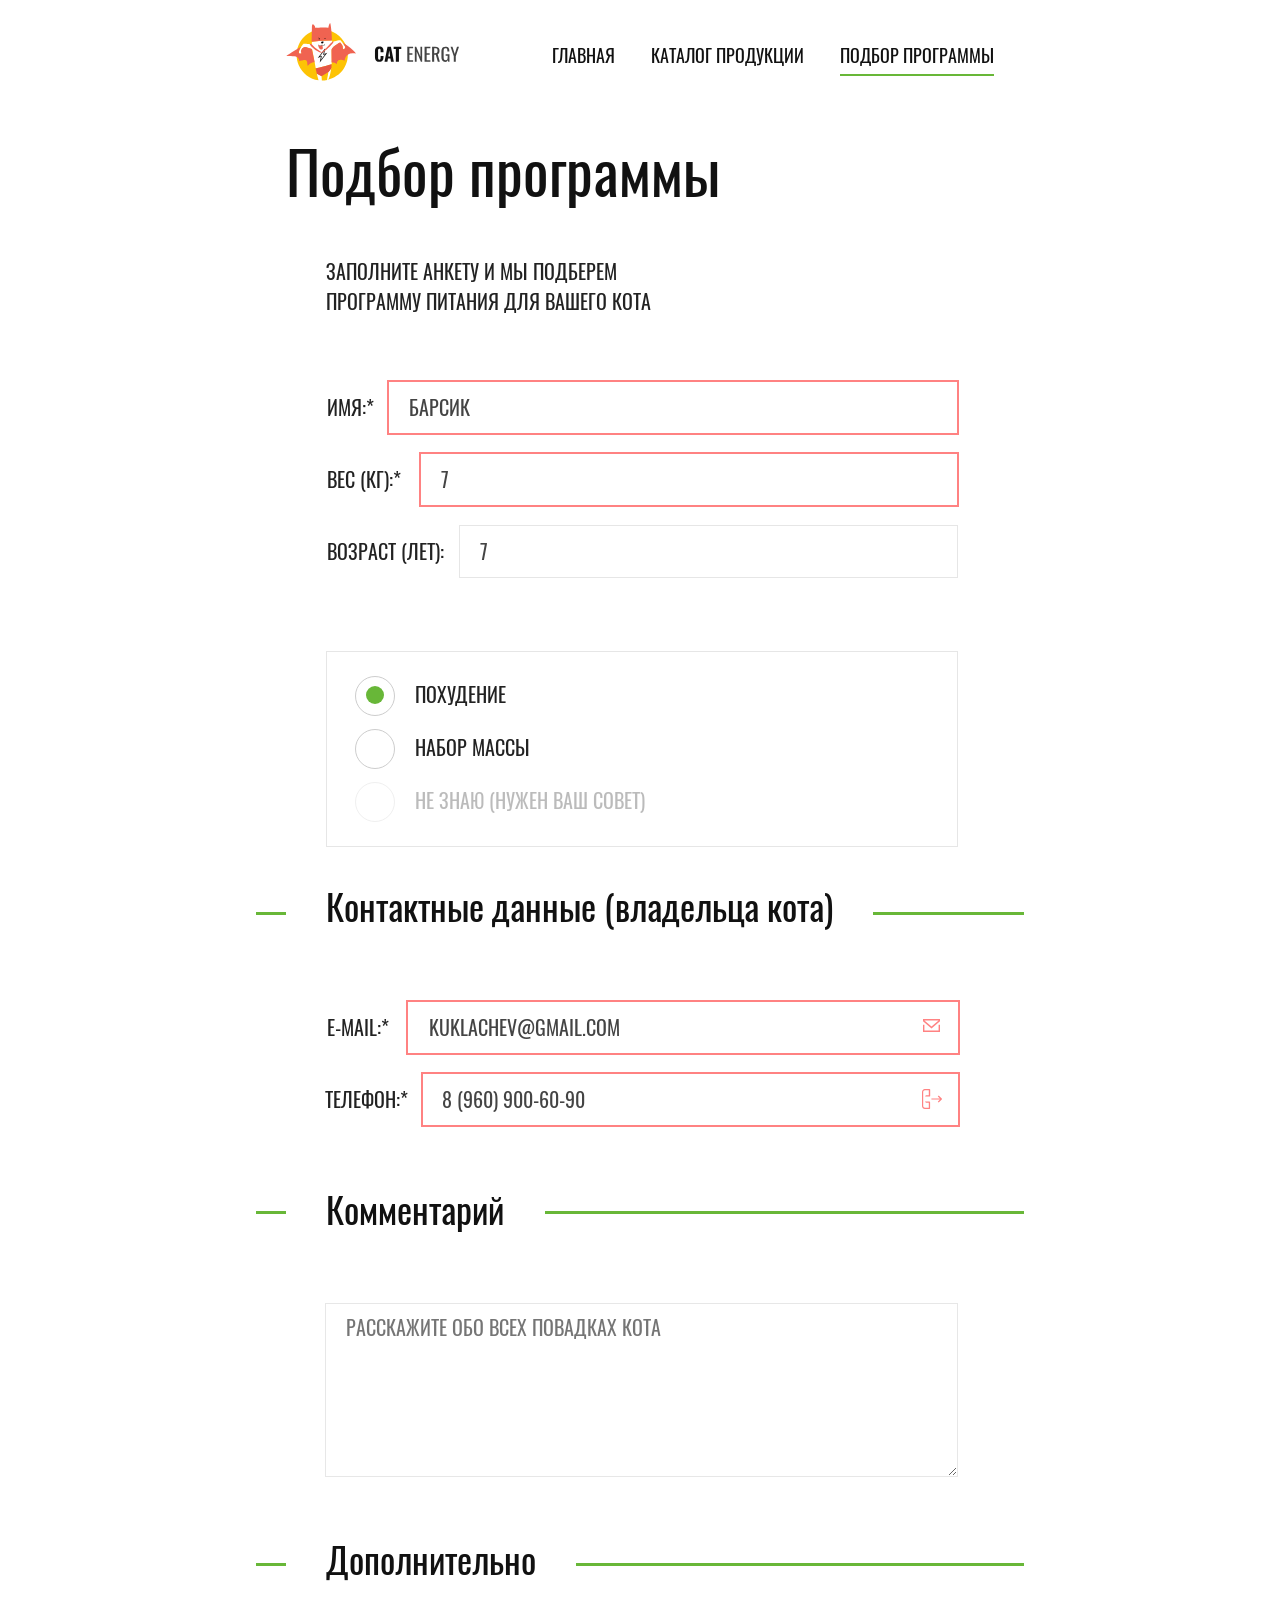
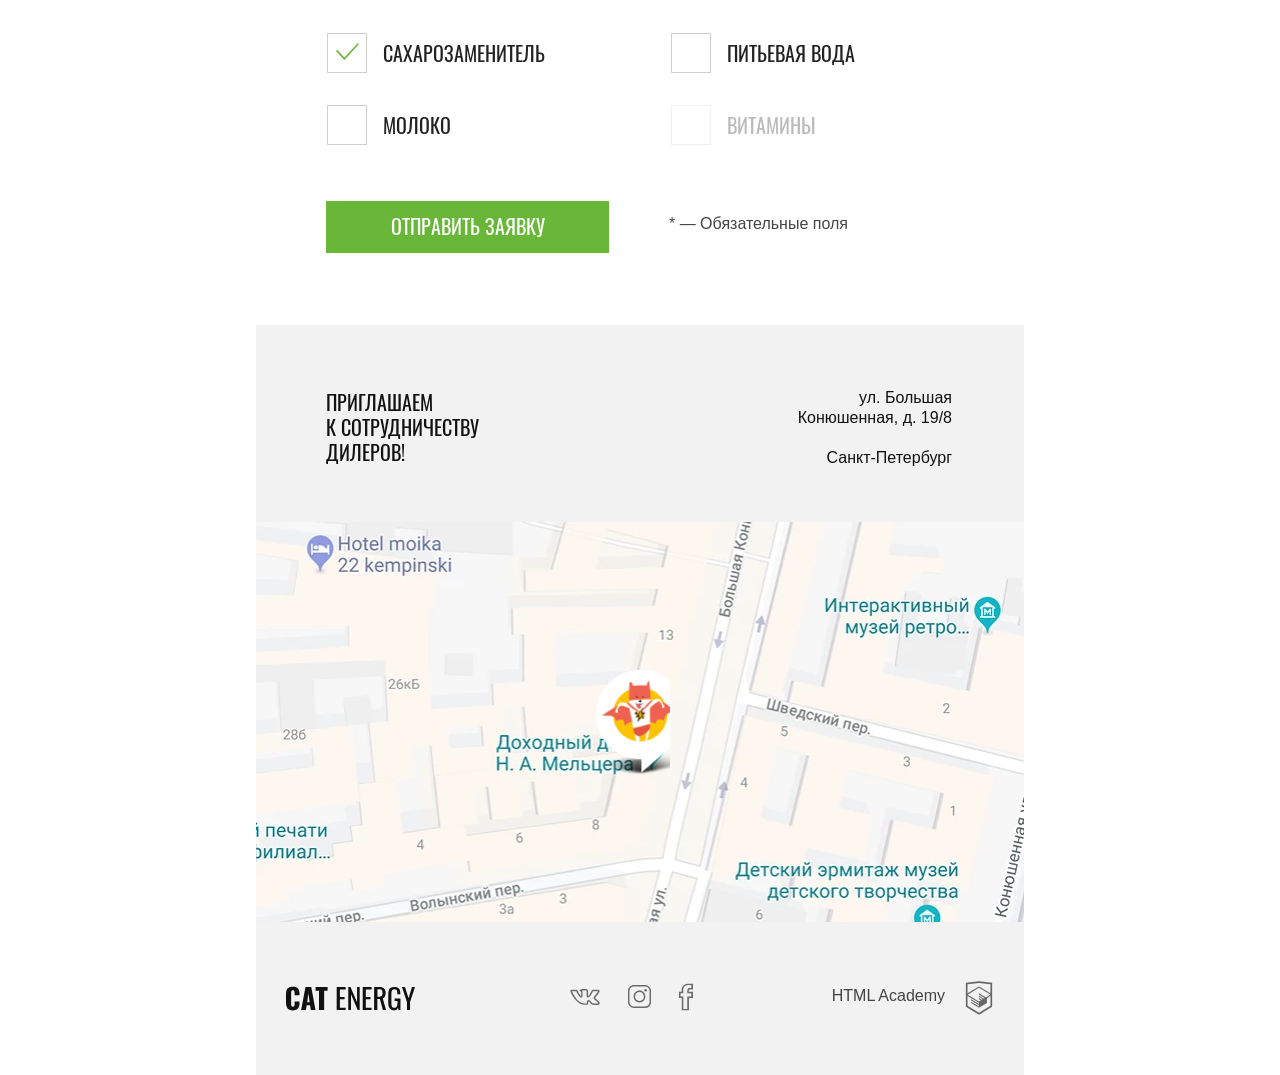
<file: cat-energy/form.html>
<!DOCTYPE html>
<html lang="ru">

<head>
  <meta charset="UTF-8">
  <meta name="viewport" content="width=device-width, initial-scale=1.0">
  <meta http-equiv="X-UA-Compatible" content="ie=edge">
  <script src="js/picturefill.min.js"></script>
  <link rel="preload" href="fonts/oswaldregular.woff2" as="font">
  <link rel="preload" href="fonts/oswaldmedium.woff2" as="font">
  <link href="css/style.min.css" rel="stylesheet">
  <title>HTML Academy: Кэт энерджи</title>
</head>

<body class="site-wrapper">
  <div style="display:none">
    <svg xmlns="http://www.w3.org/2000/svg"><symbol id="s-htmlacademy" viewbox="0 0 60 60"><path d="M30.2 5H30L10.3 7.1v36.2L30 55l19.7-11.7V7.1L30.2 5zm17 36.8L30 52 12.8 41.8V27l17.1 10.2V39l-11.7-7v1.8L30 40.9v1.9l-11.8-7v1.8l11.8 7 11.9-7.1v-7.6l5.3-3.2v15.1zm-.1-17l-4.7 2.8-2.2 1.3-10.3-6.1v1.8l8.8 5.3h-.1l-.2.1-1.3.7-7.3-4.3v1.8l5.8 3.4-1.4.9-4.3-2.6v1.8l2.9 1.7-2.9 1.7-17-10.1 17-10.2 17.2 10zm.1-1.8L29.9 12.8 12.8 23V9.4L30 7.6l17.2 1.8V23z"></path></symbol><symbol id="s-icon-fb-mobile" viewbox="0 0 10 19"><path d="M7.1 19H2v-8.8H0V5.8h1.9c-.1-2 .2-3.4 1.1-4.4C3.8.5 5 .1 6.5 0H10v4.2H7.2c-.1.2-.2.8-.2 1.6h3v4.4H7.1V19zm-4-1h2.8V9.1h2.9V6.8H5.9v-.5c0-1.4 0-2.6.7-3.1l.1-.1h2.1V1H6.5c-1.2.1-2 .4-2.6 1-.8.8-1 2.3-.8 4.2l.1.6H1.1v2.3h2V18z"></path></symbol><symbol id="s-icon-insta-mobile" viewbox="0 0 16 16"><path class="st0" d="M11.8 1C13.6 1 15 2.4 15 4.2v7.7c0 1.7-1.4 3.1-3.1 3.1H4.2C2.4 15 1 13.6 1 11.8V4.2C1 2.4 2.4 1 4.2 1h7.6m0-1H4.2C1.9 0 0 1.9 0 4.2v7.7C0 14.1 1.9 16 4.2 16h7.7c2.3 0 4.2-1.9 4.2-4.2V4.2C16 1.9 14.1 0 11.8 0z"></path><path class="st0" d="M8 4.9c1.7 0 3.1 1.4 3.1 3.1 0 1.7-1.4 3.1-3.1 3.1-1.7 0-3.1-1.4-3.1-3.1 0-1.7 1.4-3.1 3.1-3.1m0-1C5.7 3.9 3.9 5.7 3.9 8s1.8 4.1 4.1 4.1 4.1-1.8 4.1-4.1S10.3 3.9 8 3.9z"></path><circle class="st0" cx="12.3" cy="3.7" r=".9"></circle></symbol><symbol id="s-icon-vk-mobile" viewbox="0 0 22 12"><path d="M17.6 12c-.3 0-.9-.1-1.5-.5-.5-.3-.9-.7-1.3-1.2-.3-.3-.9-.9-1.1-.9-.2.1-.4.7-.3 1.2 0 .1 0 .6-.3.9-.3.3-.8.4-.9.4h-1.4c-.7 0-3.2-.2-5.4-2.3C2.5 7.1.2 2.2.1 2 0 1.6-.1 1.2.2.9c.3-.3.8-.4 1-.4h3.1c.1 0 .4.1.7.3.3.2.4.5.5.6 0 0 .5 1.1 1.1 2 1 1.5 1.4 1.9 1.5 2 .1-.4.2-1.4.1-2.3 0-.4-.1-.8-.2-1-.1-.1-.3-.2-.5-.2l-.6-.5c0-.5.5-.9.9-1.1.5-.2 1.3-.3 2.3-.3h.5c.9 0 1.2.1 1.6.1 1.2.3 1.2 1.3 1.1 2.5v1.6c0 .3 0 .8.1 1 .2-.1.6-.5 1.5-1.9.6-.9 1-1.9 1.1-2.1.1-.3.4-.7 1.2-.7h3.4c.7 0 1.2.2 1.3.7.2.5.1 1.3-1.7 3.5-.3.3-.5.6-.7.9-.5.4-.9 1-.9 1.1 0 .1.5.5.9.9 1.1.9 1.9 1.7 2.2 2.3.4.6.3 1 .2 1.3-.3.7-1.2.7-1.4.8h-2.9zm-3.9-3.7c.7 0 1.2.6 1.8 1.2.4.4.7.8 1.1 1 .5.3 1 .3 1 .3h2.9c.1 0 .3-.1.4-.1 0 0 0-.1-.1-.1-.3-.5-1-1.3-2-2.1-.9-.7-1.3-1.1-1.4-1.7 0-.6.4-1.1 1.2-2.1.2-.2.4-.5.7-.8 1.1-1.4 1.4-2 1.5-2.3h-3.9c0 .4-.5 1.5-1.1 2.4-1.4 2.1-2 2.4-2.5 2.4-.1 0-.3 0-.4-.1-.7-.4-.7-1.4-.7-2.1V2.6c.1-1.3 0-1.3-.3-1.4-.3-.1-.5-.1-1.4-.1H10c-.5 0-1 0-1.4.1l.2.2c.4.5.4 1.5.4 1.7.1 1.3 0 2.9-.7 3.3-.1 0-.2.1-.4.1-.6 0-1.3-.7-2.5-2.5C5 2.9 4.5 1.8 4.5 1.8s0-.1-.1-.1-.2-.1-.2-.1h-3c.4.9 2.5 5 4.8 7.2 2 1.9 4.3 2 4.7 2h1.4s.2 0 .2-.1v-.1c0-.2 0-2 1.2-2.3h.2z"></path></symbol></svg>
  </div>
  <header class="main-header container">
    <div class="main-header__logo energy-logo">
      <a href="index.html">
        <picture>
          <source media="(min-width: 1300px)" srcset="img/logo-desktop.svg">
          <source media="(min-width: 768px)" srcset="img/logo-tablet.svg">
          <img class="energy-logo__img" src="img/logo-mobile.svg" alt="Cat Energy" width="191" height="38">
        </picture>
      </a>
    </div>
    <button class="main-header__button-close main-header__button-close--closed main-header__button-close--nojs">
      <span class="visually-hidden">Закрыть меню</span>
    </button>
    <nav>
      <ul class="main-header__nav main-header__nav--closed main-header__nav--nojs site-nav">
        <li class="site-nav__item">
          <a class="site-nav__link" href="index.html">Главная</a>
        </li>
        <li class="site-nav__item">
          <a class="site-nav__link" href="catalog.html">Каталог продукции</a>
        </li>
        <li class="site-nav__item">
          <a class="site-nav__link site-nav__link--active">Подбор программы</a>
        </li>
      </ul>
    </nav>
  </header>
  <main class="form-main">
    <h1 class="form-main__title container">Подбор программы</h1>
    <section class="program-selection">
      <span class="program-selection__description container">Заполните анкету и мы подберем программу питания для
        вашего кота</span>
      <form class="data-collection" action="https://echo.htmlacademy.ru" method="post">
        <fieldset class="data-collection__cat cat-info">
          <div class="cat-info__cat-group container">
            <div class="cat-info__cat-block">
              <p class="cat-info__wrapper">
                <label class="cat-info__label" for="Cat-name">Имя:*</label>
                <input class="cat-info__input" type="text" name="Cat-name" id="Cat-name" placeholder="Барсик" required="">
              </p>
              <p class="cat-info__wrapper">
                <label class="cat-info__label cat-info__label--weight" for="Cat-weight">Вес (кг):*</label>
                <input class="cat-info__input cat-info__input--weight" type="text" name="Cat-weight" id="Cat-weight" placeholder="7" required="">
              </p>
              <p class="cat-info__wrapper">
                <label class="cat-info__label cat-info__label--age" for="Cat-age">Возраст (лет):</label>
                <input class="cat-info__input cat-info__input--age" type="text" name="Cat-age" id="Cat-age" placeholder="7">
              </p>
            </div>
            <div class="cat-info__radio">
              <p class="cat-info__radio-wrapper">
                <input class="cat-info__radio-input visually-hidden" type="radio" name="purpose" id="lose-weight" value="lose-weight" checked="">
                <label class="cat-info__radio-label" for="lose-weight">Похудение</label>
              </p>
              <p class="cat-info__radio-wrapper">
                <input class="cat-info__radio-input visually-hidden" type="radio" name="purpose" id="weight-gain" value="weight-gain">
                <label class="cat-info__radio-label" for="weight-gain">Набор массы</label>
              </p>
              <p class="cat-info__radio-wrapper">
                <input class="cat-info__radio-input visually-hidden" type="radio" name="purpose" id="advice" value="advice" disabled="">
                <label class="cat-info__radio-label" for="advice">Не знаю (Нужен ваш совет)</label>
              </p>
            </div>
          </div>
        </fieldset>
        <fieldset class="cat-info">
          <span class="cat-info__title container">Контактные данные <br class="cat-info__br">(владельца кота)</span>
          <div class="cat-info__owner-block container">
            <p class="cat-info__wrapper">
              <label class="cat-info__label cat-info__label--email" for="email">E-mail:*</label>
              <input class="cat-info__input cat-info__input--email" type="email" name="email" id="email" placeholder="kuklachev@gmail.com" required="">
            </p>
            <p class="cat-info__wrapper">
              <label class="cat-info__label" for="phone">Телефон:*</label>
              <input class="cat-info__input cat-info__input--phone" type="tel" name="phone" id="phone" placeholder="8 (960) 900-60-90" required="">
            </p>
          </div>
        </fieldset>
        <fieldset class="comment">
          <span class="comment__title container">Комментарий</span>
          <textarea class="comment__area container" name="comment" id="comment" cols="30" rows="11" placeholder="Расскажите обо всех повадках кота"></textarea>
        </fieldset>
        <fieldset class="other-info">
          <span class="other-info__title container">Дополнительно</span>
          <div class="other-info__block container">
            <p class="other-info__wrapper">
              <input class="other-info__check visually-hidden" type="checkbox" name="sweetener" id="sweetener" checked="">
              <label class="other-info__label" for="sweetener">Сахарозаменитель</label>
            </p>
            <p class="other-info__wrapper">
              <input class="other-info__check visually-hidden" type="checkbox" name="water" id="water">
              <label class="other-info__label" for="water">Питьевая вода</label>
            </p>
            <p class="other-info__wrapper">
              <input class="other-info__check visually-hidden" type="checkbox" name="smilk" id="milk">
              <label class="other-info__label" for="milk">Молоко</label>
            </p>
            <p class="other-info__wrapper other-info__wrapper--last">
              <input class="other-info__check visually-hidden" type="checkbox" name="vitamins" id="vitamins" disabled="">
              <label class="other-info__label" for="vitamins">Витамины</label>
            </p>
          </div>
        </fieldset>
        <div class="data-collection__footer container">
          <button class="data-collection__submit button" type="submit">Отправить заявку</button>
          <span class="program-selection__footnote">* — Обязательные поля</span>
        </div>
      </form>
    </section>
    <section class="contacts contacts--grey container">
      <div class="contacts__text contacts__text--greygrey">
        <h2 class="visually-hidden">Адрес и контакты</h2>
        <span class="contacts__slogan">приглашаем<br> к сотрудничеству дилеров!</span>
        <span class="contacts__address">ул. Большая<br> Конюшенная, д. 19/8<br> <span class="contacts__address-city">Санкт-Петербург</span></span>
      </div>
      <iframe src="https://www.google.com/maps/embed?pb=!1m18!1m12!1m3!1d1998.5991043651577!2d30.320894616352156!3d59.93879418187626!2m3!1f0!2f0!3f0!3m2!1i1024!2i768!4f13.1!3m3!1m2!1s0x4696310fca5ba729%3A0xea9c53d4493c879f!2z0JHQvtC70YzRiNCw0Y8g0JrQvtC90Y7RiNC10L3QvdCw0Y8g0YPQuy4sIDE5LCDQodCw0L3QutGCLdCf0LXRgtC10YDQsdGD0YDQsywgMTkxMTg2!5e0!3m2!1sru!2sru!4v1540546171864" width="600" height="450" frameborder="0"></iframe>
      <div class="contacts__map-wrapper">
        <picture>
          <source type="image/webp" media="(min-width: 1300px)" srcset="img/bg-map-desktop@1x.webp 1x, img/bg-map-desktop@2x.webp 2x">
          <source type="image/webp" media="(min-width: 768px)" srcset="img/bg-map-tablet@1x.webp 1x, img/bg-map-tablet@2x.webp 2x">
          <source type="image/webp" srcset="img/bg-map-mobile@1x.webp 1x, img/bg-map-mobile@2x.webp 2x">
          <source media="(min-width: 1300px)" srcset="img/bg-map-desktop@1x.png 1x, img/bg-map-desktop@2x.png 2x">
          <source media="(min-width: 768px)" srcset="img/bg-map-tablet@1x.png 1x, img/bg-map-tablet@2x.png 2x">
          <img class="contacts__map" src="img/bg-map-mobile@1x.png" srcset="img/bg-map-mobile@2x.png 2x" alt="Карта">
        </picture>
      </div>
    </section>
  </main>
  <footer class="main-footer container">
    <div class="main-footer__logo main-footer__logo--form energy-logo">
      <a href="index.html">
        <img class="main-footer__logo-img" src="img/logo-footer.svg" alt="Cat Energy" width="130" height="27">
      </a>
    </div>
    <section class="main-footer__social">
      <h3 class="visually-hidden">Мы в социальных сетях</h3>
      <ul class="main-footer__social-list social-list">
        <li class="social-list__item">
          <a class="social-list__vk" href="#">
            <span class="visually-hidden">Вконтакте</span>
            <svg class="social-list__icon social-list__icon--vk" width="22" height="12">
              <use xlink:href="#s-icon-vk-mobile"></use>
            </svg>
          </a>
        </li>
        <li class="social-list__item">
          <a class="social-list__inst" href="#">
            <span class="visually-hidden">Инстаграм</span>
            <svg class="social-list__icon social-list__icon--inst" width="16" height="16">
              <use xlink:href="#s-icon-insta-mobile"></use>
            </svg>
          </a>
        </li>
        <li class="social-list__item">
          <a class="social-list__fb" href="#">
            <span class="visually-hidden">Фэйсбук</span>
            <svg class="social-list__icon social-list__icon--fb" width="10" height="19">
              <use xlink:href="#s-icon-fb-mobile"></use>
            </svg>
          </a>
        </li>
      </ul>
    </section>
    <section class="main-footer__copyright academy">
      <h3 class="visually-hidden">Правообладатели</h3>
      <a class="academy__link" href="https://htmlacademy.ru/intensive/adaptive">HTML Academy</a>
      <div class="academy__logo-block">
        <a href="https://htmlacademy.ru/intensive/adaptive">
          <svg class="academy__img" width="40" height="40">
            <use xlink:href="#s-htmlacademy"></use>
          </svg>
        </a>
      </div>
    </section>
  </footer>
  <script src="js/script.js"></script>
</body>

</html>
</file>
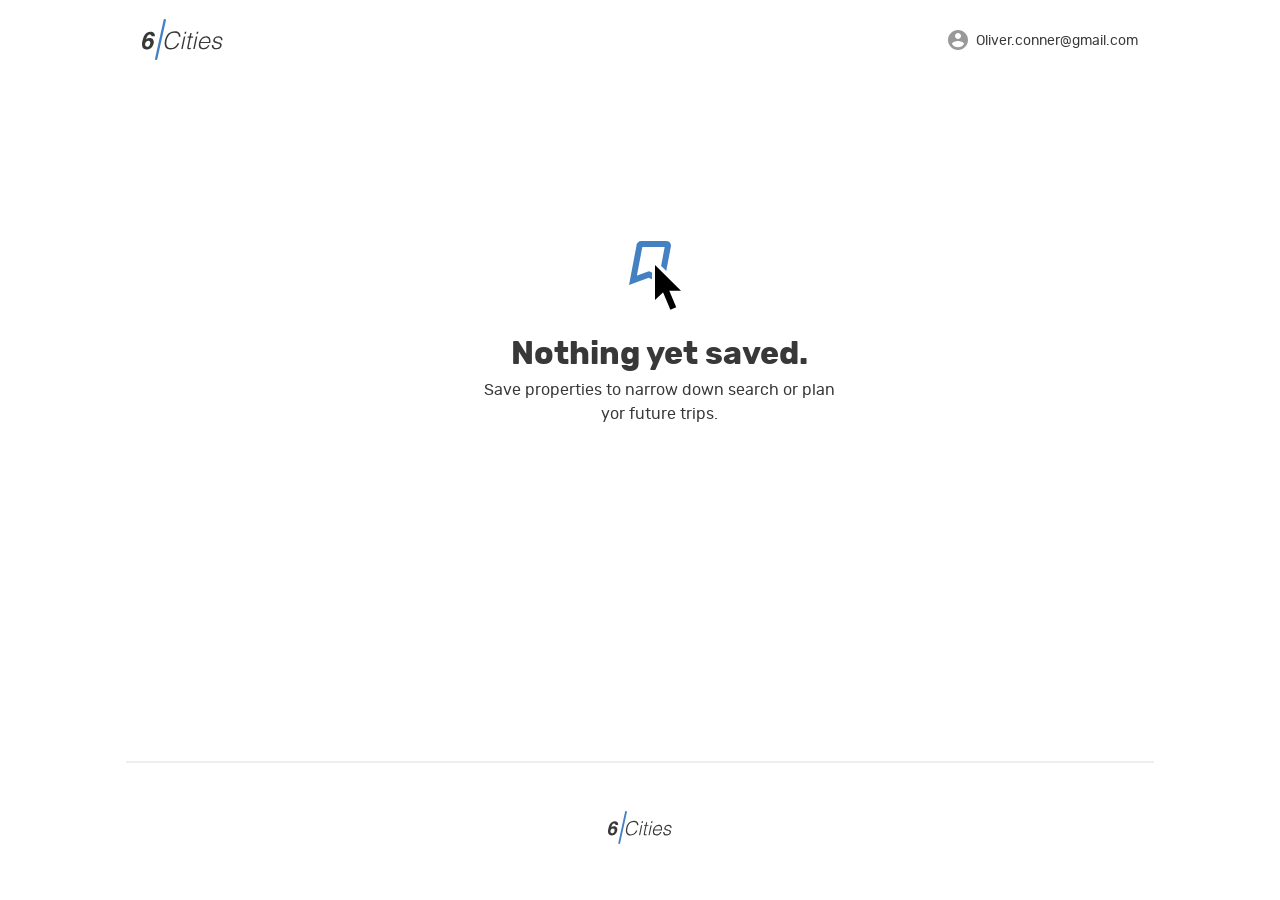
<file: cities/favorites-empty.html>
<!DOCTYPE html>
<html lang="en">
  <head>
    <meta charset="utf-8">
    <meta http-equiv="X-UA-Compatible" content="IE=edge">
    <meta name="viewport" content="width=device-width, initial-scale=1.0">
    <title>6 cities: favorites empty</title>
    <link rel="stylesheet" href="css/main.css">
  </head>

  <body class="page page--favorites-empty">
    <div style="display: none">
      <svg xmlns="http://www.w3.org/2000/svg"><symbol id="icon-arrow-select" viewbox="0 0 7 4"><path fill-rule="evenodd" clip-rule="evenodd" d="M0 0l3.5 2.813L7 0v1.084L3.5 4 0 1.084V0z"></path></symbol><symbol id="icon-bookmark" viewbox="0 0 17 18"><path d="M3.993 2.185l.017-.092V2c0-.554.449-1 .99-1h10c.522 0 .957.41.997.923l-2.736 14.59-4.814-2.407-.39-.195-.408.153L1.31 16.44 3.993 2.185z"></path></symbol><symbol id="icon-star" viewbox="0 0 13 12"><path fill-rule="evenodd" clip-rule="evenodd" d="M6.5 9.644L10.517 12 9.451 7.56 13 4.573l-4.674-.386L6.5 0 4.673 4.187 0 4.573 3.549 7.56 2.483 12 6.5 9.644z"></path></symbol></svg>
    </div>

    <header class="header">
      <div class="container">
        <div class="header__wrapper">
          <div class="header__left">
            <a class="header__logo-link" href="main.html">
              <img class="header__logo" src="img/logo.svg" alt="6 cities logo" width="81" height="41">
            </a>
          </div>
          <nav class="header__nav">
            <ul class="header__nav-list">
              <li class="header__nav-item user">
                <a class="header__nav-link header__nav-link--profile" href="#">
                  <div class="header__avatar-wrapper user__avatar-wrapper">
                  </div>
                  <span class="header__user-name user__name">Oliver.conner@gmail.com</span>
                </a>
              </li>
            </ul>
          </nav>
        </div>
      </div>
    </header>

    <main class="page__main page__main--favorites page__main--favorites-empty">
      <div class="page__favorites-container container">
        <section class="favorites favorites--empty">
          <h1 class="visually-hidden">Favorites (empty)</h1>
          <div class="favorites__status-wrapper">
            <b class="favorites__status">Nothing yet saved.</b>
            <p class="favorites__status-description">Save properties to narrow down search or plan yor future trips.</p>
          </div>
        </section>
      </div>
    </main>
    <footer class="footer">
      <a class="footer__logo-link" href="main.html">
        <img class="footer__logo" src="img/logo.svg" alt="6 cities logo" width="64" height="33">
      </a>
    </footer>
  </body>
</html>
</file>
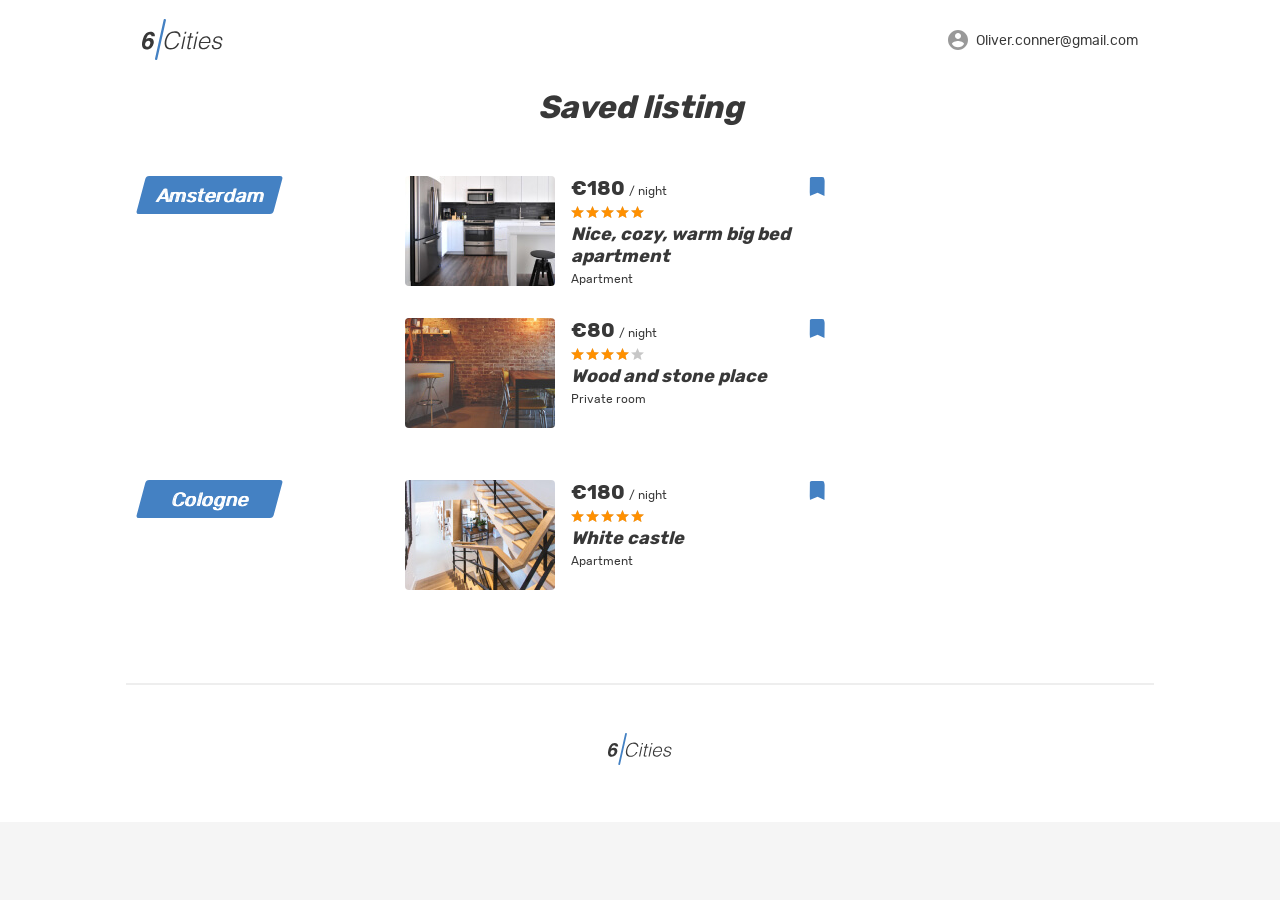
<file: cities/favorites.html>
<!DOCTYPE html>
<html lang="en">
  <head>
    <meta charset="utf-8">
    <meta http-equiv="X-UA-Compatible" content="IE=edge">
    <meta name="viewport" content="width=device-width, initial-scale=1.0">
    <title>6 cities: favorites</title>
    <link rel="stylesheet" href="css/main.css">
  </head>

  <body class="page">
    <div style="display: none">
      <svg xmlns="http://www.w3.org/2000/svg"><symbol id="icon-arrow-select" viewbox="0 0 7 4"><path fill-rule="evenodd" clip-rule="evenodd" d="M0 0l3.5 2.813L7 0v1.084L3.5 4 0 1.084V0z"></path></symbol><symbol id="icon-bookmark" viewbox="0 0 17 18"><path d="M3.993 2.185l.017-.092V2c0-.554.449-1 .99-1h10c.522 0 .957.41.997.923l-2.736 14.59-4.814-2.407-.39-.195-.408.153L1.31 16.44 3.993 2.185z"></path></symbol><symbol id="icon-star" viewbox="0 0 13 12"><path fill-rule="evenodd" clip-rule="evenodd" d="M6.5 9.644L10.517 12 9.451 7.56 13 4.573l-4.674-.386L6.5 0 4.673 4.187 0 4.573 3.549 7.56 2.483 12 6.5 9.644z"></path></symbol></svg>
    </div>

    <header class="header">
      <div class="container">
        <div class="header__wrapper">
          <div class="header__left">
            <a class="header__logo-link" href="main.html">
              <img class="header__logo" src="img/logo.svg" alt="6 cities logo" width="81" height="41">
            </a>
          </div>
          <nav class="header__nav">
            <ul class="header__nav-list">
              <li class="header__nav-item user">
                <a class="header__nav-link header__nav-link--profile" href="#">
                  <div class="header__avatar-wrapper user__avatar-wrapper">
                  </div>
                  <span class="header__user-name user__name">Oliver.conner@gmail.com</span>
                </a>
              </li>
            </ul>
          </nav>
        </div>
      </div>
    </header>

    <main class="page__main page__main--favorites">
      <div class="page__favorites-container container">
        <section class="favorites">
          <h1 class="favorites__title">Saved listing</h1>
          <ul class="favorites__list">
            <li class="favorites__locations-items">
              <div class="favorites__locations locations locations--current">
                <div class="locations__item">
                  <a class="locations__item-link" href="#">
                    <span>Amsterdam</span>
                  </a>
                </div>
              </div>
              <div class="favorites__places">
                <article class="favorites__card place-card">
                  <div class="favorites__image-wrapper place-card__image-wrapper">
                    <a href="#">
                      <img class="place-card__image" src="img/apartment-small-03.jpg" width="150" height="110" alt="Place image">
                    </a>
                  </div>
                  <div class="favorites__card-info place-card__info">
                    <div class="place-card__price-wrapper">
                      <div class="place-card__price">
                        <b class="place-card__price-value">&euro;180</b>
                        <span class="place-card__price-text">&#47;&nbsp;night</span>
                      </div>
                      <button class="place-card__bookmark-button place-card__bookmark-button--active button" type="button">
                        <svg class="place-card__bookmark-icon" width="18" height="19">
                          <use xlink:href="#icon-bookmark"></use>
                        </svg>
                        <span class="visually-hidden">In bookmarks</span>
                      </button>
                    </div>
                    <div class="place-card__rating rating">
                      <div class="place-card__stars rating__stars">
                        <span style="width: 100%"></span>
                        <span class="visually-hidden">Rating</span>
                      </div>
                    </div>
                    <h2 class="place-card__name">
                      <a href="#">Nice, cozy, warm big bed apartment</a>
                    </h2>
                    <p class="place-card__type">Apartment</p>
                  </div>
                </article>

                <article class="favorites__card place-card">
                  <div class="favorites__image-wrapper place-card__image-wrapper">
                    <a href="#">
                      <img class="place-card__image" src="img/room-small.jpg" width="150" height="110" alt="Place image">
                    </a>
                  </div>
                  <div class="favorites__card-info place-card__info">
                    <div class="place-card__price-wrapper">
                      <div class="place-card__price">
                        <b class="place-card__price-value">&euro;80</b>
                        <span class="place-card__price-text">&#47;&nbsp;night</span>
                      </div>
                      <button class="place-card__bookmark-button place-card__bookmark-button--active button" type="button">
                        <svg class="place-card__bookmark-icon" width="18" height="19">
                          <use xlink:href="#icon-bookmark"></use>
                        </svg>
                        <span class="visually-hidden">In bookmarks</span>
                      </button>
                    </div>
                    <div class="place-card__rating rating">
                      <div class="place-card__stars rating__stars">
                        <span style="width: 80%"></span>
                        <span class="visually-hidden">Rating</span>
                      </div>
                    </div>
                    <h2 class="place-card__name">
                      <a href="#">Wood and stone place</a>
                    </h2>
                    <p class="place-card__type">Private room</p>
                  </div>
                </article>
              </div>
            </li>

            <li class="favorites__locations-items">
              <div class="favorites__locations locations locations--current">
                <div class="locations__item">
                  <a class="locations__item-link" href="#">
                    <span>Cologne</span>
                  </a>
                </div>
              </div>
              <div class="favorites__places">
                <article class="favorites__card place-card">
                  <div class="favorites__image-wrapper place-card__image-wrapper">
                    <a href="#">
                      <img class="place-card__image" src="img/apartment-small-04.jpg" width="150" height="110" alt="Place image">
                    </a>
                  </div>
                  <div class="favorites__card-info place-card__info">
                    <div class="place-card__price-wrapper">
                      <div class="place-card__price">
                        <b class="place-card__price-value">&euro;180</b>
                        <span class="place-card__price-text">&#47;&nbsp;night</span>
                      </div>
                      <button class="place-card__bookmark-button place-card__bookmark-button--active button" type="button">
                        <svg class="place-card__bookmark-icon" width="18" height="19">
                          <use xlink:href="#icon-bookmark"></use>
                        </svg>
                        <span class="visually-hidden">In bookmarks</span>
                      </button>
                    </div>
                    <div class="place-card__rating rating">
                      <div class="place-card__stars rating__stars">
                        <span style="width: 100%"></span>
                        <span class="visually-hidden">Rating</span>
                      </div>
                    </div>
                    <h2 class="place-card__name">
                      <a href="#">White castle</a>
                    </h2>
                    <p class="place-card__type">Apartment</p>
                  </div>
                </article>
              </div>
            </li>
          </ul>
        </section>
      </div>
    </main>
    <footer class="footer container">
      <a class="footer__logo-link" href="main.html">
        <img class="footer__logo" src="img/logo.svg" alt="6 cities logo" width="64" height="33">
      </a>
    </footer>
  </body>
</html>
</file>
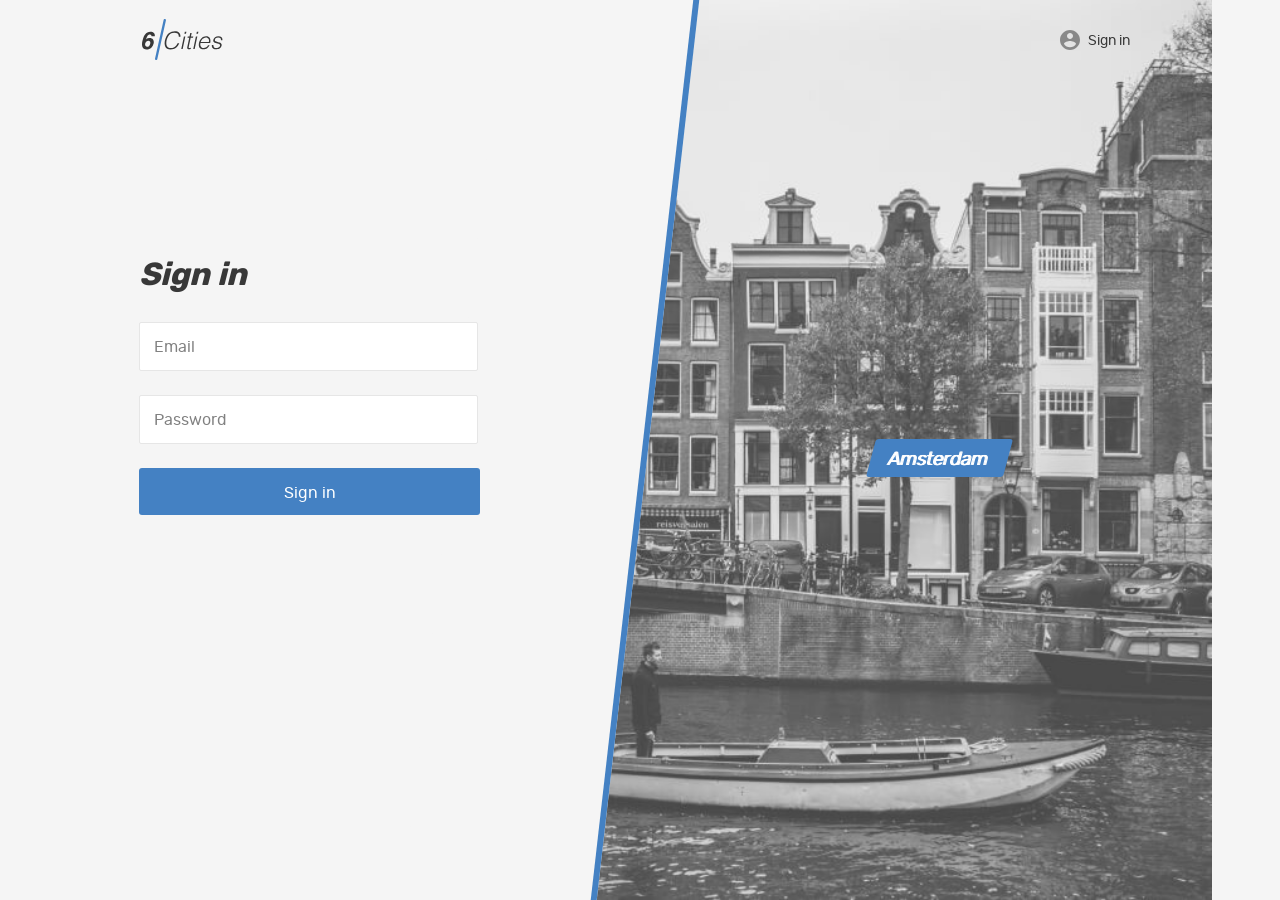
<file: cities/login.html>
<!DOCTYPE html>
<html lang="en">
  <head>
    <meta charset="utf-8">
    <meta http-equiv="X-UA-Compatible" content="IE=edge">
    <meta name="viewport" content="width=device-width, initial-scale=1.0">
    <title>6 cities: authorization</title>
    <link rel="stylesheet" href="css/main.css">
  </head>

  <body class="page page--gray page--login">
    <div style="display: none">
      <svg xmlns="http://www.w3.org/2000/svg"><symbol id="icon-arrow-select" viewbox="0 0 7 4"><path fill-rule="evenodd" clip-rule="evenodd" d="M0 0l3.5 2.813L7 0v1.084L3.5 4 0 1.084V0z"></path></symbol><symbol id="icon-bookmark" viewbox="0 0 17 18"><path d="M3.993 2.185l.017-.092V2c0-.554.449-1 .99-1h10c.522 0 .957.41.997.923l-2.736 14.59-4.814-2.407-.39-.195-.408.153L1.31 16.44 3.993 2.185z"></path></symbol><symbol id="icon-star" viewbox="0 0 13 12"><path fill-rule="evenodd" clip-rule="evenodd" d="M6.5 9.644L10.517 12 9.451 7.56 13 4.573l-4.674-.386L6.5 0 4.673 4.187 0 4.573 3.549 7.56 2.483 12 6.5 9.644z"></path></symbol></svg>
    </div>

    <header class="header">
      <div class="container">
        <div class="header__wrapper">
          <div class="header__left">
            <a class="header__logo-link" href="main.html">
              <img class="header__logo" src="img/logo.svg" alt="6 cities logo" width="81" height="41">
            </a>
          </div>
          <nav class="header__nav">
            <ul class="header__nav-list">
              <li class="header__nav-item user">
                <a class="header__nav-link header__nav-link--profile" href="#">
                  <div class="header__avatar-wrapper user__avatar-wrapper">
                  </div>
                  <span class="header__login">Sign in</span>
                </a>
              </li>
            </ul>
          </nav>
        </div>
      </div>
    </header>

    <main class="page__main page__main--login">
      <div class="page__login-container container">
        <section class="login">
          <h1 class="login__title">Sign in</h1>
          <form class="login__form form" action="#" method="post">
            <div class="login__input-wrapper form__input-wrapper">
              <label class="visually-hidden">E-mail</label>
              <input class="login__input form__input" type="email" name="email" placeholder="Email" required="">
            </div>
            <div class="login__input-wrapper form__input-wrapper">
              <label class="visually-hidden">Password</label>
              <input class="login__input form__input" type="password" name="password" placeholder="Password" required="">
            </div>
            <button class="login__submit form__submit button" type="submit">Sign in</button>
          </form>
        </section>
        <section class="locations locations--login locations--current">
          <div class="locations__item">
            <a class="locations__item-link" href="#">
              <span>Amsterdam</span>
            </a>
          </div>
        </section>
      </div>
    </main>
  </body>
</html>
</file>
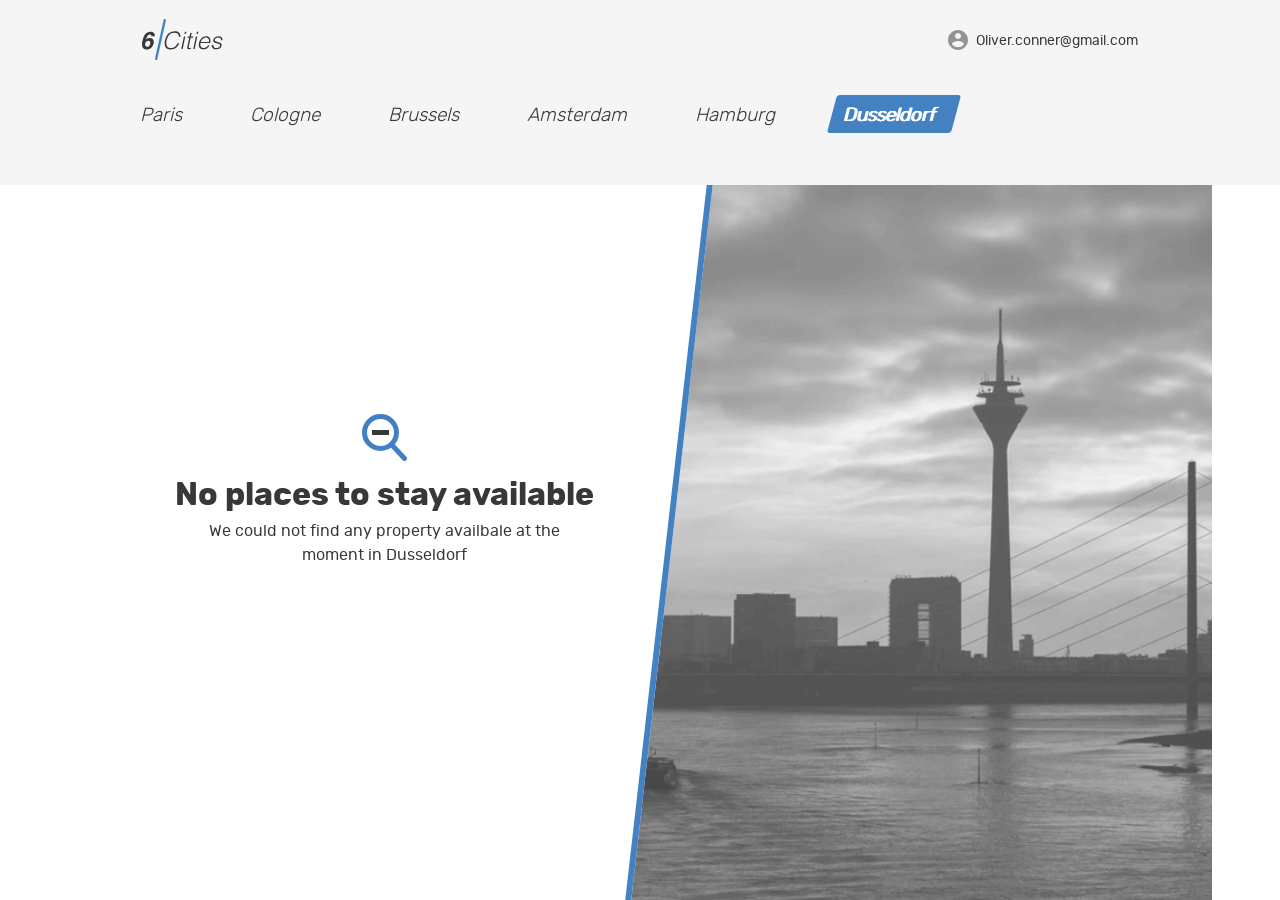
<file: cities/main-empty.html>
<!DOCTYPE html>
<html lang="en">
  <head>
    <meta charset="utf-8">
    <meta http-equiv="X-UA-Compatible" content="IE=edge">
    <meta name="viewport" content="width=device-width, initial-scale=1.0">
    <title>6 cities</title>
    <link rel="stylesheet" href="css/main.css">
  </head>

  <body class="page page--gray page--main">
    <div style="display: none">
      <svg xmlns="http://www.w3.org/2000/svg"><symbol id="icon-arrow-select" viewbox="0 0 7 4"><path fill-rule="evenodd" clip-rule="evenodd" d="M0 0l3.5 2.813L7 0v1.084L3.5 4 0 1.084V0z"></path></symbol><symbol id="icon-bookmark" viewbox="0 0 17 18"><path d="M3.993 2.185l.017-.092V2c0-.554.449-1 .99-1h10c.522 0 .957.41.997.923l-2.736 14.59-4.814-2.407-.39-.195-.408.153L1.31 16.44 3.993 2.185z"></path></symbol><symbol id="icon-star" viewbox="0 0 13 12"><path fill-rule="evenodd" clip-rule="evenodd" d="M6.5 9.644L10.517 12 9.451 7.56 13 4.573l-4.674-.386L6.5 0 4.673 4.187 0 4.573 3.549 7.56 2.483 12 6.5 9.644z"></path></symbol></svg>
    </div>

    <header class="header">
      <div class="container">
        <div class="header__wrapper">
          <div class="header__left">
            <a class="header__logo-link header__logo-link--active">
              <img class="header__logo" src="img/logo.svg" alt="6 cities logo" width="81" height="41">
            </a>
          </div>
          <nav class="header__nav">
            <ul class="header__nav-list">
              <li class="header__nav-item user">
                <a class="header__nav-link header__nav-link--profile" href="#">
                  <div class="header__avatar-wrapper user__avatar-wrapper">
                  </div>
                  <span class="header__user-name user__name">Oliver.conner@gmail.com</span>
                </a>
              </li>
            </ul>
          </nav>
        </div>
      </div>
    </header>

    <main class="page__main page__main--index page__main--index-empty">
      <h1 class="visually-hidden">Cities</h1>
      <div class="cities tabs">
        <section class="locations container">
          <ul class="locations__list tabs__list">
            <li class="locations__item">
              <a class="locations__item-link tabs__item" href="#">
                <span>Paris</span>
              </a>
            </li>
            <li class="locations__item">
              <a class="locations__item-link tabs__item" href="#">
                <span>Cologne</span>
              </a>
            </li>
            <li class="locations__item">
              <a class="locations__item-link tabs__item" href="#">
                <span>Brussels</span>
              </a>
            </li>
            <li class="locations__item">
              <a class="locations__item-link tabs__item">
                <span>Amsterdam</span>
              </a>
            </li>
            <li class="locations__item">
              <a class="locations__item-link tabs__item" href="#">
                <span>Hamburg</span>
              </a>
            </li>
            <li class="locations__item">
              <a class="locations__item-link tabs__item tabs__item--active" href="#">
                <span>Dusseldorf</span>
              </a>
            </li>
          </ul>
        </section>
      </div>
      <div class="cities__places-wrapper">
        <div class="cities__places-container cities__places-container--empty container">
          <section class="cities__no-places">
            <div class="cities__status-wrapper tabs__content">
              <b class="cities__status">No places to stay available</b>
              <p class="cities__status-description">We could not find any property availbale at the moment in Dusseldorf</p>
            </div>
          </section>
          <div class="cities__right-section">
          </div>
        </div>
      </div>
    </main>
  </body>
</html>
</file>
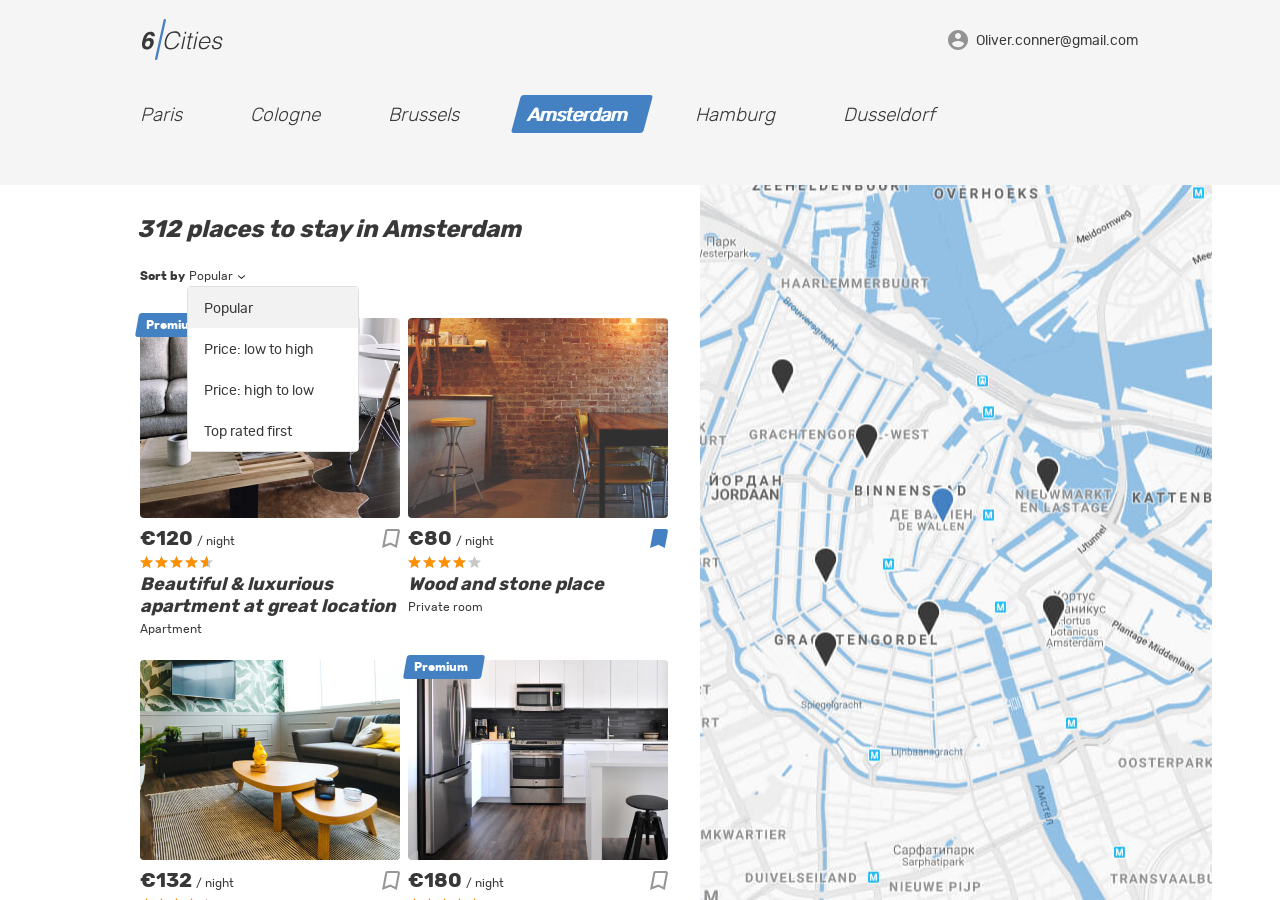
<file: cities/main.html>
<!DOCTYPE html>
<html lang="en">
<head>
  <meta charset="utf-8">
  <meta http-equiv="X-UA-Compatible" content="IE=edge">
  <meta name="viewport" content="width=device-width, initial-scale=1.0">
  <title>6 cities</title>
  <link rel="stylesheet" href="css/main.css">
</head>

<body class="page page--gray page--main">
<div style="display: none">
  <svg xmlns="http://www.w3.org/2000/svg"><symbol id="icon-arrow-select" viewbox="0 0 7 4"><path fill-rule="evenodd" clip-rule="evenodd" d="M0 0l3.5 2.813L7 0v1.084L3.5 4 0 1.084V0z"></path></symbol><symbol id="icon-bookmark" viewbox="0 0 17 18"><path d="M3.993 2.185l.017-.092V2c0-.554.449-1 .99-1h10c.522 0 .957.41.997.923l-2.736 14.59-4.814-2.407-.39-.195-.408.153L1.31 16.44 3.993 2.185z"></path></symbol><symbol id="icon-star" viewbox="0 0 13 12"><path fill-rule="evenodd" clip-rule="evenodd" d="M6.5 9.644L10.517 12 9.451 7.56 13 4.573l-4.674-.386L6.5 0 4.673 4.187 0 4.573 3.549 7.56 2.483 12 6.5 9.644z"></path></symbol></svg>
</div>

<header class="header">
  <div class="container">
    <div class="header__wrapper">
      <div class="header__left">
        <a class="header__logo-link header__logo-link--active">
          <img class="header__logo" src="img/logo.svg" alt="6 cities logo" width="81" height="41">
        </a>
      </div>
      <nav class="header__nav">
        <ul class="header__nav-list">
          <li class="header__nav-item user">
            <a class="header__nav-link header__nav-link--profile" href="#">
              <div class="header__avatar-wrapper user__avatar-wrapper">
              </div>
              <span class="header__user-name user__name">Oliver.conner@gmail.com</span>
            </a>
          </li>
        </ul>
      </nav>
    </div>
  </div>
</header>

<main class="page__main page__main--index">
  <h1 class="visually-hidden">Cities</h1>
  <div class="cities tabs">
    <section class="locations container">
      <ul class="locations__list tabs__list">
        <li class="locations__item">
          <a class="locations__item-link tabs__item" href="#">
            <span>Paris</span>
          </a>
        </li>
        <li class="locations__item">
          <a class="locations__item-link tabs__item" href="#">
            <span>Cologne</span>
          </a>
        </li>
        <li class="locations__item">
          <a class="locations__item-link tabs__item" href="#">
            <span>Brussels</span>
          </a>
        </li>
        <li class="locations__item">
          <a class="locations__item-link tabs__item tabs__item--active">
            <span>Amsterdam</span>
          </a>
        </li>
        <li class="locations__item">
          <a class="locations__item-link tabs__item" href="#">
            <span>Hamburg</span>
          </a>
        </li>
        <li class="locations__item">
          <a class="locations__item-link tabs__item" href="#">
            <span>Dusseldorf</span>
          </a>
        </li>
      </ul>
    </section></div>
  <div class="cities__places-wrapper">
    <div class="cities__places-container container">
      <section class="cities__places places">
        <h2 class="visually-hidden">Places</h2>
        <b class="places__found">312 places to stay in Amsterdam</b>
        <form class="places__sorting" action="#" method="get">
          <span class="places__sorting-caption">Sort by</span>
          <span class="places__sorting-type" tabindex="0">
                  Popular
                  <svg class="places__sorting-arrow" width="7" height="4">
                    <use xlink:href="#icon-arrow-select"></use>
                  </svg>
                </span>
          <ul class="places__options places__options--custom places__options--opened">
            <li class="places__option places__option--active" tabindex="0">Popular</li>
            <li class="places__option" tabindex="0">Price: low to high</li>
            <li class="places__option" tabindex="0">Price: high to low</li>
            <li class="places__option" tabindex="0">Top rated first</li>
          </ul>
          <!--
          <select class="places__sorting-type" id="places-sorting">
            <option class="places__option" value="popular" selected="">Popular</option>
            <option class="places__option" value="to-high">Price: low to high</option>
            <option class="places__option" value="to-low">Price: high to low</option>
            <option class="places__option" value="top-rated">Top rated first</option>
          </select>
          -->
        </form>
        <div class="cities__places-list places__list tabs__content">
          <article class="cities__place-card place-card">
            <div class="place-card__mark">
              <span>Premium</span>
            </div>
            <div class="cities__image-wrapper place-card__image-wrapper">
              <a href="#">
                <img class="place-card__image" src="img/apartment-01.jpg" width="260" height="200" alt="Place image">
              </a>
            </div>
            <div class="place-card__info">
              <div class="place-card__price-wrapper">
                <div class="place-card__price">
                  <b class="place-card__price-value">&euro;120</b>
                  <span class="place-card__price-text">&#47;&nbsp;night</span>
                </div>
                <button class="place-card__bookmark-button button" type="button">
                  <svg class="place-card__bookmark-icon" width="18" height="19">
                    <use xlink:href="#icon-bookmark"></use>
                  </svg>
                  <span class="visually-hidden">To bookmarks</span>
                </button>
              </div>
              <div class="place-card__rating rating">
                <div class="place-card__stars rating__stars">
                  <span style="width: 93%"></span>
                  <span class="visually-hidden">Rating</span>
                </div>
              </div>
              <h2 class="place-card__name">
                <a href="#">Beautiful &amp; luxurious apartment at great location</a>
              </h2>
              <p class="place-card__type">Apartment</p>
            </div>
          </article>

          <article class="cities__place-card place-card">
            <div class="cities__image-wrapper place-card__image-wrapper">
              <a href="#">
                <img class="place-card__image" src="img/room.jpg" width="260" height="200" alt="Place image">
              </a>
            </div>
            <div class="place-card__info">
              <div class="place-card__price-wrapper">
                <div class="place-card__price">
                  <b class="place-card__price-value">&euro;80</b>
                  <span class="place-card__price-text">&#47;&nbsp;night</span>
                </div>
                <button class="place-card__bookmark-button place-card__bookmark-button--active button" type="button">
                  <svg class="place-card__bookmark-icon" width="18" height="19">
                    <use xlink:href="#icon-bookmark"></use>
                  </svg>
                  <span class="visually-hidden">In bookmarks</span>
                </button>
              </div>
              <div class="place-card__rating rating">
                <div class="place-card__stars rating__stars">
                  <span style="width: 80%"></span>
                  <span class="visually-hidden">Rating</span>
                </div>
              </div>
              <h2 class="place-card__name">
                <a href="#">Wood and stone place</a>
              </h2>
              <p class="place-card__type">Private room</p>
            </div>
          </article>

          <article class="cities__place-card place-card">
            <div class="cities__image-wrapper place-card__image-wrapper">
              <a href="#">
                <img class="place-card__image" src="img/apartment-02.jpg" width="260" height="200" alt="Place image">
              </a>
            </div>
            <div class="place-card__info">
              <div class="place-card__price-wrapper">
                <div class="place-card__price">
                  <b class="place-card__price-value">&euro;132</b>
                  <span class="place-card__price-text">&#47;&nbsp;night</span>
                </div>
                <button class="place-card__bookmark-button button" type="button">
                  <svg class="place-card__bookmark-icon" width="18" height="19">
                    <use xlink:href="#icon-bookmark"></use>
                  </svg>
                  <span class="visually-hidden">To bookmarks</span>
                </button>
              </div>
              <div class="place-card__rating rating">
                <div class="place-card__stars rating__stars">
                  <span style="width: 80%"></span>
                  <span class="visually-hidden">Rating</span>
                </div>
              </div>
              <h2 class="place-card__name">
                <a href="#">Canal View Prinsengracht</a>
              </h2>
              <p class="place-card__type">Apartment</p>
            </div>
          </article>

          <article class="cities__place-card place-card">
            <div class="place-card__mark">
              <span>Premium</span>
            </div>
            <div class="cities__image-wrapper place-card__image-wrapper">
              <a href="#">
                <img class="place-card__image" src="img/apartment-03.jpg" width="260" height="200" alt="Place image">
              </a>
            </div>
            <div class="place-card__info">
              <div class="place-card__price-wrapper">
                <div class="place-card__price">
                  <b class="place-card__price-value">&euro;180</b>
                  <span class="place-card__price-text">&#47;&nbsp;night</span>
                </div>
                <button class="place-card__bookmark-button button" type="button">
                  <svg class="place-card__bookmark-icon" width="18" height="19">
                    <use xlink:href="#icon-bookmark"></use>
                  </svg>
                  <span class="visually-hidden">To bookmarks</span>
                </button>
              </div>
              <div class="place-card__rating rating">
                <div class="place-card__stars rating__stars">
                  <span style="width: 100%"></span>
                  <span class="visually-hidden">Rating</span>
                </div>
              </div>
              <h2 class="place-card__name">
                <a href="#">Nice, cozy, warm big bed apartment</a>
              </h2>
              <p class="place-card__type">Apartment</p>
            </div>
          </article>

          <article class="cities__place-card place-card">
            <div class="cities__image-wrapper place-card__image-wrapper">
              <a href="#">
                <img class="place-card__image" src="img/room.jpg" width="260" height="200" alt="Place image">
              </a>
            </div>
            <div class="place-card__info">
              <div class="place-card__price-wrapper">
                <div class="place-card__price">
                  <b class="place-card__price-value">&euro;80</b>
                  <span class="place-card__price-text">&#47;&nbsp;night</span>
                </div>
                <button class="place-card__bookmark-button place-card__bookmark-button--active button" type="button">
                  <svg class="place-card__bookmark-icon" width="18" height="19">
                    <use xlink:href="#icon-bookmark-active"></use>
                  </svg>
                  <span class="visually-hidden">In bookmarks</span>
                </button>
              </div>
              <div class="place-card__rating rating">
                <div class="place-card__stars rating__stars">
                  <span style="width: 80%"></span>
                  <span class="visually-hidden">Rating</span>
                </div>
              </div>
              <h2 class="place-card__name">
                <a href="#">Wood and stone place</a>
              </h2>
              <p class="place-card__type">Private room</p>
            </div>
          </article>
        </div>
      </section>
      <div class="cities__right-section">
        <section class="cities__map map"></section>
      </div>
    </div>
  </div>

</main>
</body>
</html>
</file>
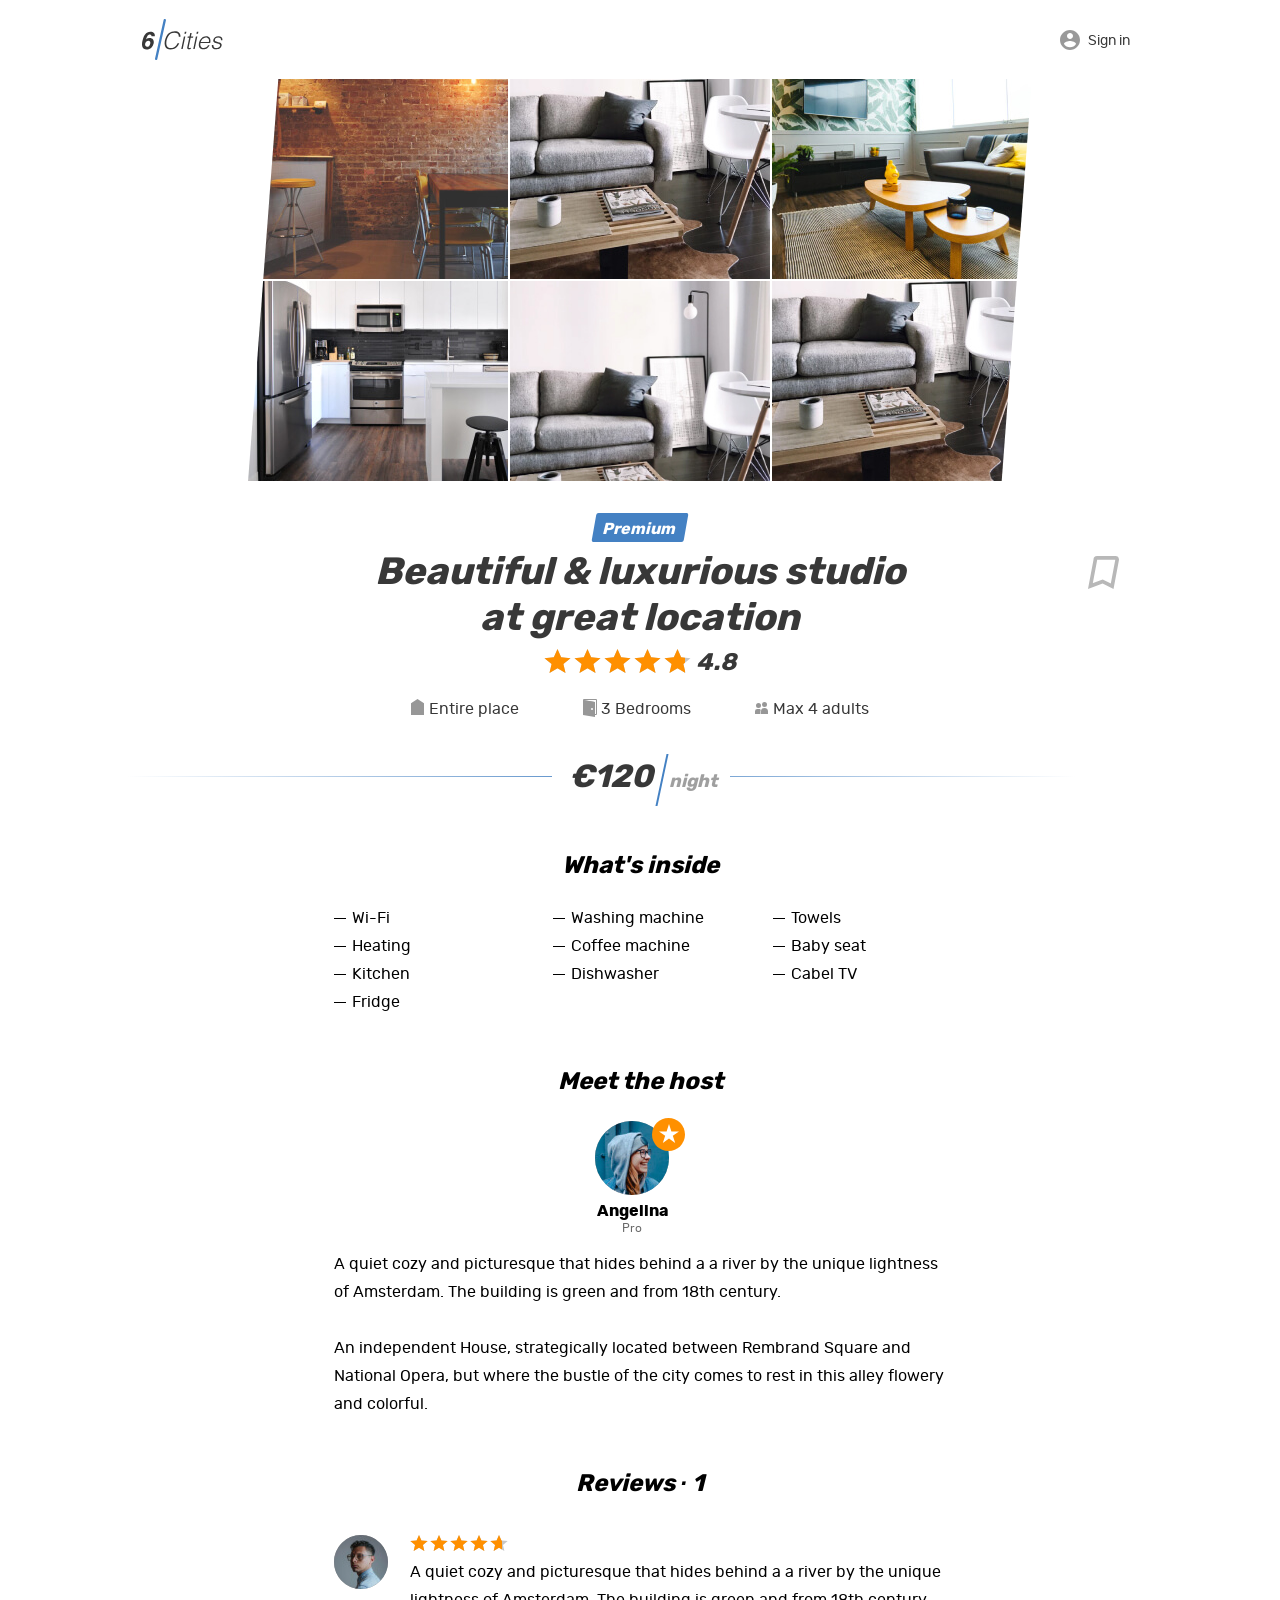
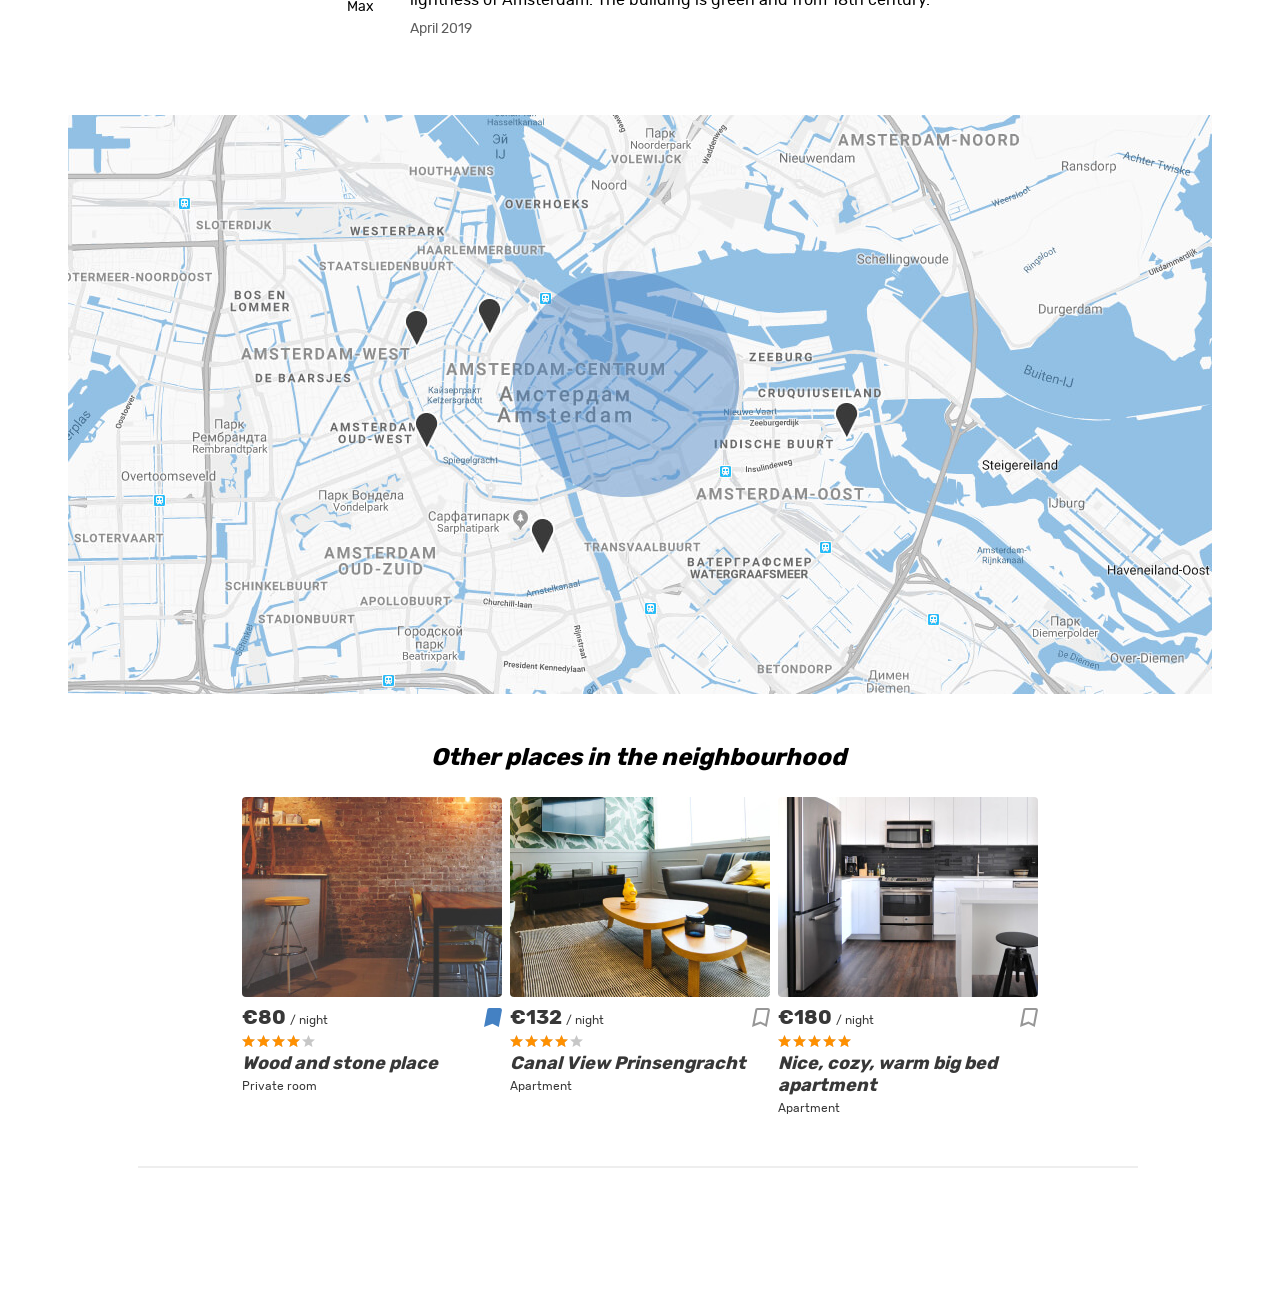
<file: cities/property-not-logged.html>
<!DOCTYPE html>
<html lang="en">
  <head>
    <meta charset="utf-8">
    <meta http-equiv="X-UA-Compatible" content="IE=edge">
    <meta name="viewport" content="width=device-width, initial-scale=1.0">
    <title>6 cities: property</title>
    <link rel="stylesheet" href="css/main.css">
  </head>

  <body class="page">
    <div style="display: none">
      <svg xmlns="http://www.w3.org/2000/svg"><symbol id="icon-arrow-select" viewbox="0 0 7 4"><path fill-rule="evenodd" clip-rule="evenodd" d="M0 0l3.5 2.813L7 0v1.084L3.5 4 0 1.084V0z"></path></symbol><symbol id="icon-bookmark" viewbox="0 0 17 18"><path d="M3.993 2.185l.017-.092V2c0-.554.449-1 .99-1h10c.522 0 .957.41.997.923l-2.736 14.59-4.814-2.407-.39-.195-.408.153L1.31 16.44 3.993 2.185z"></path></symbol><symbol id="icon-star" viewbox="0 0 13 12"><path fill-rule="evenodd" clip-rule="evenodd" d="M6.5 9.644L10.517 12 9.451 7.56 13 4.573l-4.674-.386L6.5 0 4.673 4.187 0 4.573 3.549 7.56 2.483 12 6.5 9.644z"></path></symbol></svg>
    </div>

    <header class="header">
      <div class="container">
        <div class="header__wrapper">
          <div class="header__left">
            <a class="header__logo-link" href="main.html">
              <img class="header__logo" src="img/logo.svg" alt="6 cities logo" width="81" height="41">
            </a>
          </div>
          <nav class="header__nav">
            <ul class="header__nav-list">
              <li class="header__nav-item user">
                <a class="header__nav-link header__nav-link--profile" href="#">
                  <div class="header__avatar-wrapper user__avatar-wrapper">
                  </div>
                  <span class="header__login">Sign in</span>
                </a>
              </li>
            </ul>
          </nav>
        </div>
      </div>
    </header>

    <main class="page__main page__main--property">
      <section class="property">
        <div class="property__gallery-container container">
          <div class="property__gallery">
            <div class="property__image-wrapper">
              <img class="property__image" src="img/room.jpg" alt="Photo studio">
            </div>
            <div class="property__image-wrapper">
              <img class="property__image" src="img/apartment-01.jpg" alt="Photo studio">
            </div>
            <div class="property__image-wrapper">
              <img class="property__image" src="img/apartment-02.jpg" alt="Photo studio">
            </div>
            <div class="property__image-wrapper">
              <img class="property__image" src="img/apartment-03.jpg" alt="Photo studio">
            </div>
            <div class="property__image-wrapper">
              <img class="property__image" src="img/studio-01.jpg" alt="Photo studio">
            </div>
            <div class="property__image-wrapper">
              <img class="property__image" src="img/apartment-01.jpg" alt="Photo studio">
            </div>
          </div>
        </div>
        <div class="property__container container">
          <div class="property__wrapper">
            <div class="property__mark">
              <span>Premium</span>
            </div>
            <div class="property__name-wrapper">
              <h1 class="property__name">
                Beautiful &amp; luxurious studio at great location
              </h1>
              <button class="property__bookmark-button button" type="button">
                <svg class="property__bookmark-icon" width="31" height="33">
                  <use xlink:href="#icon-bookmark"></use>
                </svg>
                <span class="visually-hidden">To bookmarks</span>
              </button>
            </div>
            <div class="property__rating rating">
              <div class="property__stars rating__stars">
                <span style="width: 96%"></span>
                <span class="visually-hidden">Rating</span>
              </div>
              <span class="property__rating-value rating__value">4.8</span>
            </div>
            <ul class="property__features">
              <li class="property__feature property__feature--entire">
                Entire place
              </li>
              <li class="property__feature property__feature--bedrooms">
                3 Bedrooms
              </li>
              <li class="property__feature property__feature--adults">
                Max 4 adults
              </li>
            </ul>
            <div class="property__price">
              <b class="property__price-value">&euro;120</b>
              <span class="property__price-text">&nbsp;night</span>
            </div>
            <div class="property__inside">
              <h2 class="property__inside-title">What&apos;s inside</h2>
              <ul class="property__inside-list">
                <li class="property__inside-item">
                  Wi-Fi
                </li>
                <li class="property__inside-item">
                  Washing machine
                </li>
                <li class="property__inside-item">
                  Towels
                </li>
                <li class="property__inside-item">
                  Heating
                </li>
                <li class="property__inside-item">
                  Coffee machine
                </li>
                <li class="property__inside-item">
                  Baby seat
                </li>
                <li class="property__inside-item">
                  Kitchen
                </li>
                <li class="property__inside-item">
                  Dishwasher
                </li>
                <li class="property__inside-item">
                  Cabel TV
                </li>
                <li class="property__inside-item">
                  Fridge
                </li>
              </ul>
            </div>
            <div class="property__host">
              <h2 class="property__host-title">Meet the host</h2>
              <div class="property__host-user user">
                <div class="property__avatar-wrapper property__avatar-wrapper--pro user__avatar-wrapper">
                  <img class="property__avatar user__avatar" src="img/avatar-angelina.jpg" width="74" height="74" alt="Host avatar">
                </div>
                <span class="property__user-name">
                  Angelina
                </span>
                <span class="property__user-status">
                  Pro
                </span>
              </div>
              <div class="property__description">
                <p class="property__text">
                  A quiet cozy and picturesque that hides behind a a river by the unique lightness of Amsterdam. The building is green and from 18th century.
                </p>
                <p class="property__text">
                  An independent House, strategically located between Rembrand Square and National Opera, but where the bustle of the city comes to rest in this alley flowery and colorful.
                </p>
              </div>
            </div>
            <section class="property__reviews reviews">
              <h2 class="reviews__title">Reviews &middot; <span class="reviews__amount">1</span></h2>
              <ul class="reviews__list">
                <li class="reviews__item">
                  <div class="reviews__user user">
                    <div class="reviews__avatar-wrapper user__avatar-wrapper">
                      <img class="reviews__avatar user__avatar" src="img/avatar-max.jpg" width="54" height="54" alt="Reviews avatar">
                    </div>
                    <span class="reviews__user-name">
                      Max
                    </span>
                  </div>
                  <div class="reviews__info">
                    <div class="reviews__rating rating">
                      <div class="reviews__stars rating__stars">
                        <span style="width: 94%"></span>
                        <span class="visually-hidden">Rating</span>
                      </div>
                    </div>
                    <p class="reviews__text">
                      A quiet cozy and picturesque that hides behind a a river by the unique lightness of Amsterdam. The building is green and from 18th century.
                    </p>
                    <time class="reviews__time" datetime="2019-04-24">April 2019</time>
                  </div>
                </li>
              </ul>
            </section>
          </div>
        </div>
        <section class="property__map map"></section>
      </section>
      <div class="container">
        <section class="near-places places">
          <h2 class="near-places__title">Other places in the neighbourhood</h2>
          <div class="near-places__list places__list">
            <article class="near-places__card place-card">
              <div class="near-places__image-wrapper place-card__image-wrapper">
                <a href="#">
                  <img class="place-card__image" src="img/room.jpg" width="260" height="200" alt="Place image">
                </a>
              </div>
              <div class="place-card__info">
                <div class="place-card__price-wrapper">
                  <div class="place-card__price">
                    <b class="place-card__price-value">&euro;80</b>
                    <span class="place-card__price-text">&#47;&nbsp;night</span>
                  </div>
                  <button class="place-card__bookmark-button place-card__bookmark-button--active button" type="button">
                    <svg class="place-card__bookmark-icon" width="18" height="19">
                      <use xlink:href="#icon-bookmark"></use>
                    </svg>
                    <span class="visually-hidden">In bookmarks</span>
                  </button>
                </div>
                <div class="place-card__rating rating">
                  <div class="place-card__stars rating__stars">
                    <span style="width: 80%"></span>
                    <span class="visually-hidden">Rating</span>
                  </div>
                </div>
                <h2 class="place-card__name">
                  <a href="#">Wood and stone place</a>
                </h2>
                <p class="place-card__type">Private room</p>
              </div>
            </article>

            <article class="near-places__card place-card">
              <div class="near-places__image-wrapper place-card__image-wrapper">
                <a href="#">
                  <img class="place-card__image" src="img/apartment-02.jpg" width="260" height="200" alt="Place image">
                </a>
              </div>
              <div class="place-card__info">
                <div class="place-card__price-wrapper">
                  <div class="place-card__price">
                    <b class="place-card__price-value">&euro;132</b>
                    <span class="place-card__price-text">&#47;&nbsp;night</span>
                  </div>
                  <button class="place-card__bookmark-button button" type="button">
                    <svg class="place-card__bookmark-icon" width="18" height="19">
                      <use xlink:href="#icon-bookmark"></use>
                    </svg>
                    <span class="visually-hidden">To bookmarks</span>
                  </button>
                </div>
                <div class="place-card__rating rating">
                  <div class="place-card__stars rating__stars">
                    <span style="width: 80%"></span>
                    <span class="visually-hidden">Rating</span>
                  </div>
                </div>
                <h2 class="place-card__name">
                  <a href="#">Canal View Prinsengracht</a>
                </h2>
                <p class="place-card__type">Apartment</p>
              </div>
            </article>

            <article class="near-places__card place-card">
              <div class="near-places__image-wrapper place-card__image-wrapper">
                <a href="#">
                  <img class="place-card__image" src="img/apartment-03.jpg" width="260" height="200" alt="Place image">
                </a>
              </div>
              <div class="place-card__info">
                <div class="place-card__price-wrapper">
                  <div class="place-card__price">
                    <b class="place-card__price-value">&euro;180</b>
                    <span class="place-card__price-text">&#47;&nbsp;night</span>
                  </div>
                  <button class="place-card__bookmark-button button" type="button">
                    <svg class="place-card__bookmark-icon" width="18" height="19">
                      <use xlink:href="#icon-bookmark"></use>
                    </svg>
                    <span class="visually-hidden">To bookmarks</span>
                  </button>
                </div>
                <div class="place-card__rating rating">
                  <div class="place-card__stars rating__stars">
                    <span style="width: 100%"></span>
                    <span class="visually-hidden">Rating</span>
                  </div>
                </div>
                <h2 class="place-card__name">
                  <a href="#">Nice, cozy, warm big bed apartment</a>
                </h2>
                <p class="place-card__type">Apartment</p>
              </div>
            </article>
          </div>
        </section>
      </div>
    </main>
  </body>
</html>
</file>
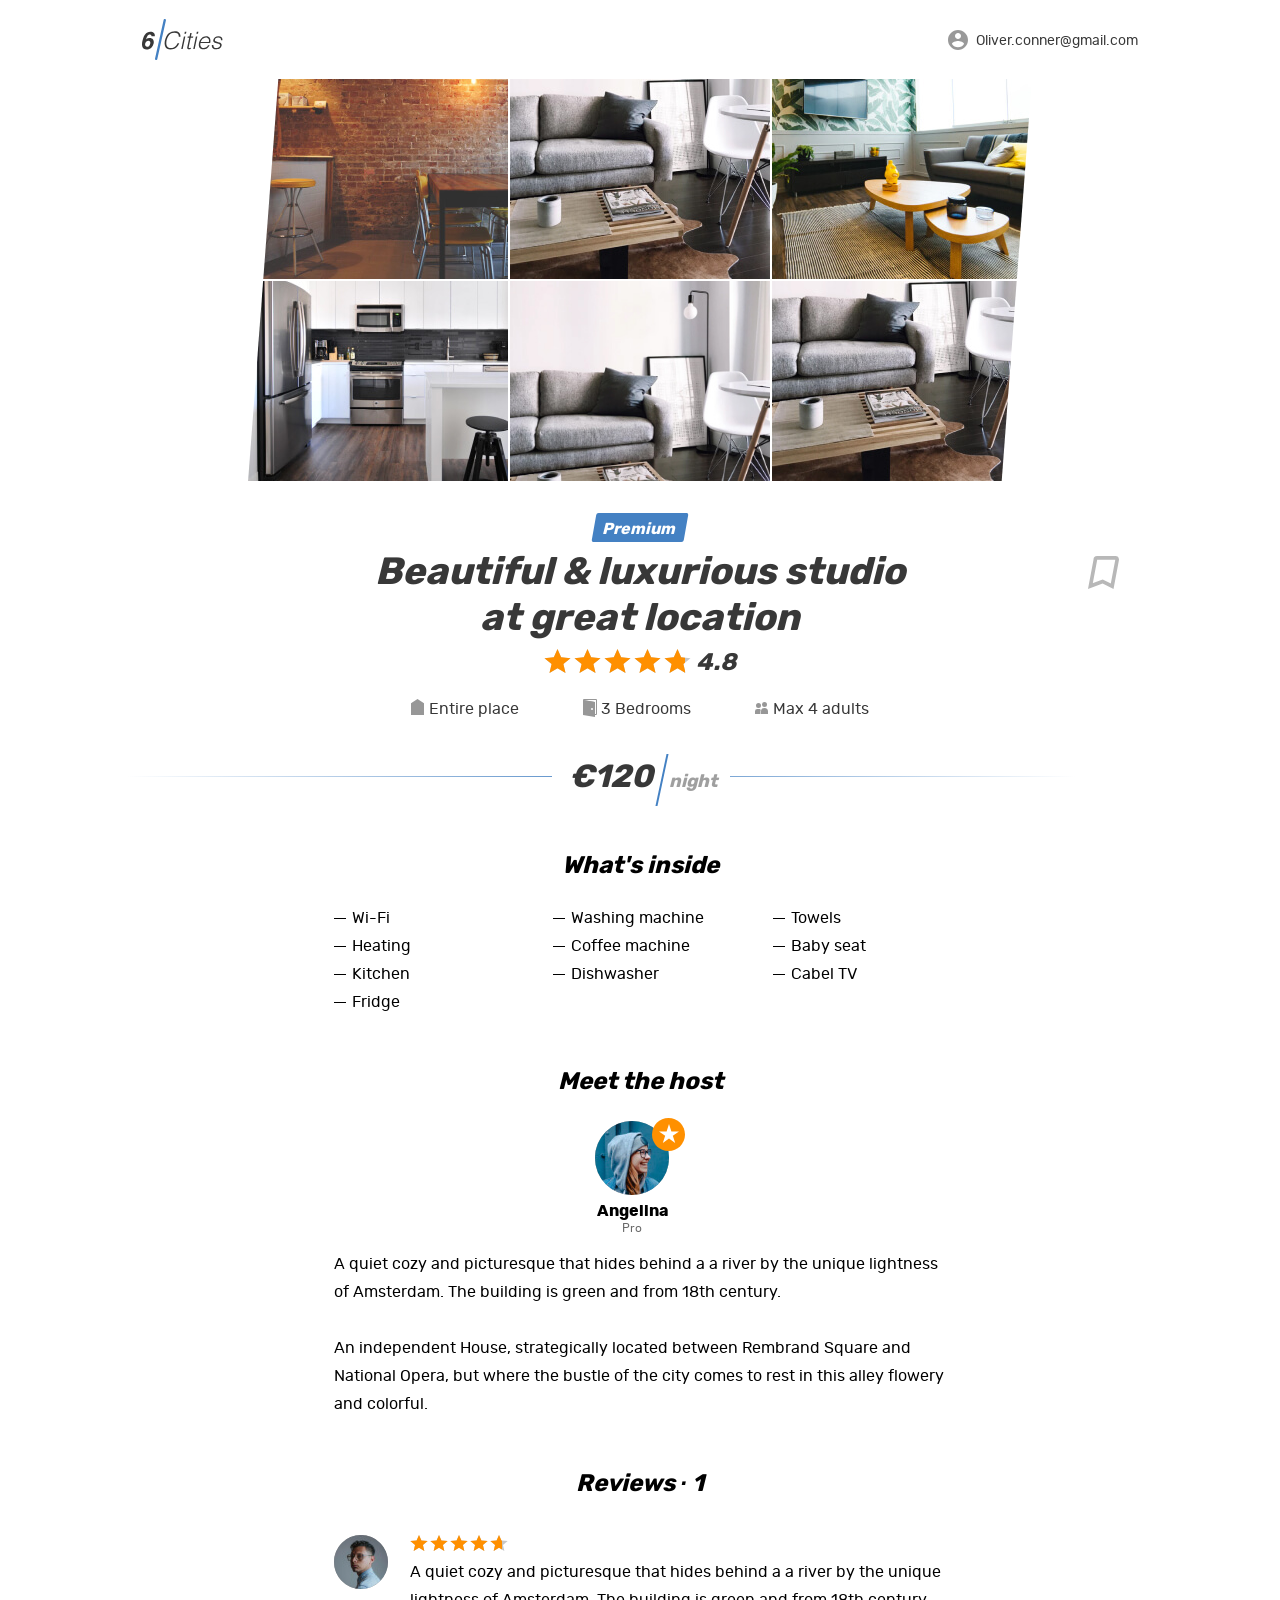
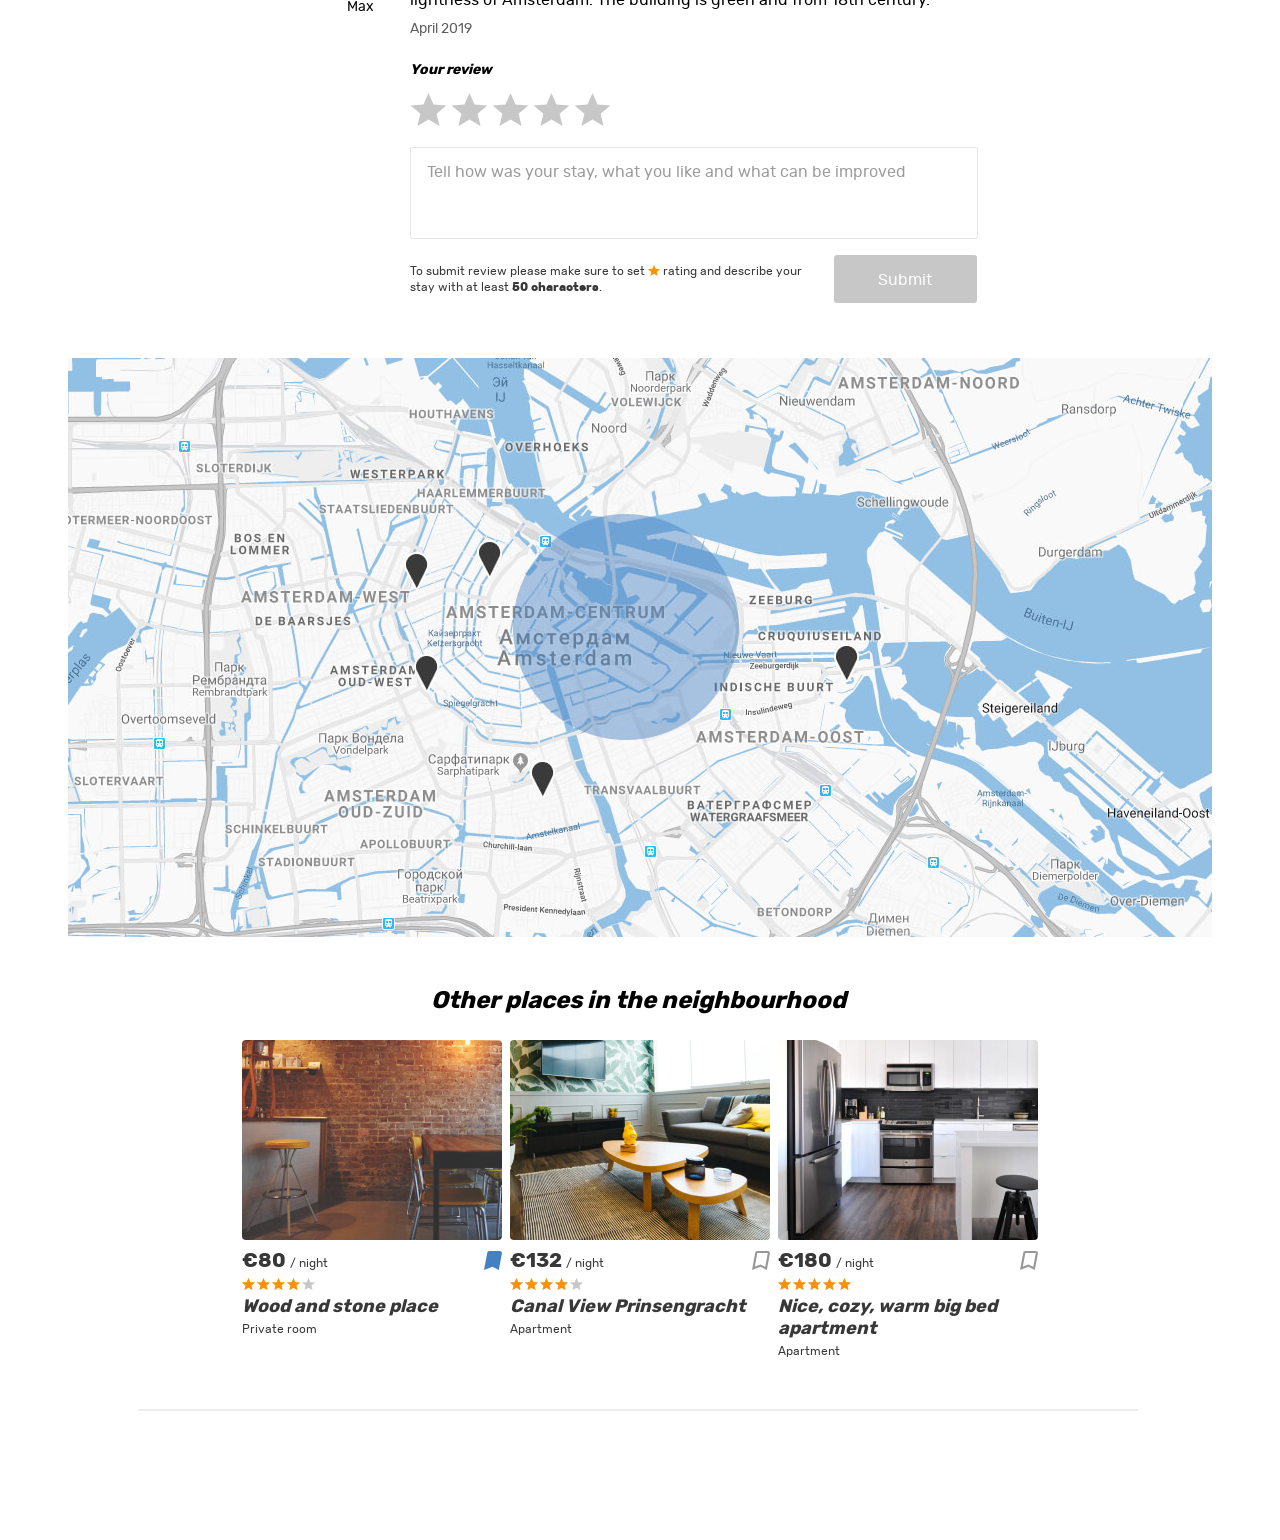
<file: cities/property.html>
<!DOCTYPE html>
<html lang="en">
  <head>
    <meta charset="utf-8">
    <meta http-equiv="X-UA-Compatible" content="IE=edge">
    <meta name="viewport" content="width=device-width, initial-scale=1.0">
    <title>6 cities: property</title>
    <link rel="stylesheet" href="css/main.css">
  </head>

  <body class="page">
    <div style="display: none">
      <svg xmlns="http://www.w3.org/2000/svg"><symbol id="icon-arrow-select" viewbox="0 0 7 4"><path fill-rule="evenodd" clip-rule="evenodd" d="M0 0l3.5 2.813L7 0v1.084L3.5 4 0 1.084V0z"></path></symbol><symbol id="icon-bookmark" viewbox="0 0 17 18"><path d="M3.993 2.185l.017-.092V2c0-.554.449-1 .99-1h10c.522 0 .957.41.997.923l-2.736 14.59-4.814-2.407-.39-.195-.408.153L1.31 16.44 3.993 2.185z"></path></symbol><symbol id="icon-star" viewbox="0 0 13 12"><path fill-rule="evenodd" clip-rule="evenodd" d="M6.5 9.644L10.517 12 9.451 7.56 13 4.573l-4.674-.386L6.5 0 4.673 4.187 0 4.573 3.549 7.56 2.483 12 6.5 9.644z"></path></symbol></svg>
    </div>

    <header class="header">
      <div class="container">
        <div class="header__wrapper">
          <div class="header__left">
            <a class="header__logo-link" href="main.html">
              <img class="header__logo" src="img/logo.svg" alt="6 cities logo" width="81" height="41">
            </a>
          </div>
          <nav class="header__nav">
            <ul class="header__nav-list">
              <li class="header__nav-item user">
                <a class="header__nav-link header__nav-link--profile" href="#">
                  <div class="header__avatar-wrapper user__avatar-wrapper">
                  </div>
                  <span class="header__user-name user__name">Oliver.conner@gmail.com</span>
                </a>
              </li>
            </ul>
          </nav>
        </div>
      </div>
    </header>

    <main class="page__main page__main--property">
      <section class="property">
        <div class="property__gallery-container container">
          <div class="property__gallery">
            <div class="property__image-wrapper">
              <img class="property__image" src="img/room.jpg" alt="Photo studio">
            </div>
            <div class="property__image-wrapper">
              <img class="property__image" src="img/apartment-01.jpg" alt="Photo studio">
            </div>
            <div class="property__image-wrapper">
              <img class="property__image" src="img/apartment-02.jpg" alt="Photo studio">
            </div>
            <div class="property__image-wrapper">
              <img class="property__image" src="img/apartment-03.jpg" alt="Photo studio">
            </div>
            <div class="property__image-wrapper">
              <img class="property__image" src="img/studio-01.jpg" alt="Photo studio">
            </div>
            <div class="property__image-wrapper">
              <img class="property__image" src="img/apartment-01.jpg" alt="Photo studio">
            </div>
          </div>
        </div>
        <div class="property__container container">
          <div class="property__wrapper">
            <div class="property__mark">
              <span>Premium</span>
            </div>
            <div class="property__name-wrapper">
              <h1 class="property__name">
                Beautiful &amp; luxurious studio at great location
              </h1>
              <button class="property__bookmark-button button" type="button">
                <svg class="property__bookmark-icon" width="31" height="33">
                  <use xlink:href="#icon-bookmark"></use>
                </svg>
                <span class="visually-hidden">To bookmarks</span>
              </button>
            </div>
            <div class="property__rating rating">
              <div class="property__stars rating__stars">
                <span style="width: 96%"></span>
                <span class="visually-hidden">Rating</span>
              </div>
              <span class="property__rating-value rating__value">4.8</span>
            </div>
            <ul class="property__features">
              <li class="property__feature property__feature--entire">
                Entire place
              </li>
              <li class="property__feature property__feature--bedrooms">
                3 Bedrooms
              </li>
              <li class="property__feature property__feature--adults">
                Max 4 adults
              </li>
            </ul>
            <div class="property__price">
              <b class="property__price-value">&euro;120</b>
              <span class="property__price-text">&nbsp;night</span>
            </div>
            <div class="property__inside">
              <h2 class="property__inside-title">What&apos;s inside</h2>
              <ul class="property__inside-list">
                <li class="property__inside-item">
                  Wi-Fi
                </li>
                <li class="property__inside-item">
                  Washing machine
                </li>
                <li class="property__inside-item">
                  Towels
                </li>
                <li class="property__inside-item">
                  Heating
                </li>
                <li class="property__inside-item">
                  Coffee machine
                </li>
                <li class="property__inside-item">
                  Baby seat
                </li>
                <li class="property__inside-item">
                  Kitchen
                </li>
                <li class="property__inside-item">
                  Dishwasher
                </li>
                <li class="property__inside-item">
                  Cabel TV
                </li>
                <li class="property__inside-item">
                  Fridge
                </li>
              </ul>
            </div>
            <div class="property__host">
              <h2 class="property__host-title">Meet the host</h2>
              <div class="property__host-user user">
                <div class="property__avatar-wrapper property__avatar-wrapper--pro user__avatar-wrapper">
                  <img class="property__avatar user__avatar" src="img/avatar-angelina.jpg" width="74" height="74" alt="Host avatar">
                </div>
                <span class="property__user-name">
                  Angelina
                </span>
                <span class="property__user-status">
                  Pro
                </span>
              </div>
              <div class="property__description">
                <p class="property__text">
                  A quiet cozy and picturesque that hides behind a a river by the unique lightness of Amsterdam. The building is green and from 18th century.
                </p>
                <p class="property__text">
                  An independent House, strategically located between Rembrand Square and National Opera, but where the bustle of the city comes to rest in this alley flowery and colorful.
                </p>
              </div>
            </div>
            <section class="property__reviews reviews">
              <h2 class="reviews__title">Reviews &middot; <span class="reviews__amount">1</span></h2>
              <ul class="reviews__list">
                <li class="reviews__item">
                  <div class="reviews__user user">
                    <div class="reviews__avatar-wrapper user__avatar-wrapper">
                      <img class="reviews__avatar user__avatar" src="img/avatar-max.jpg" width="54" height="54" alt="Reviews avatar">
                    </div>
                    <span class="reviews__user-name">
                      Max
                    </span>
                  </div>
                  <div class="reviews__info">
                    <div class="reviews__rating rating">
                      <div class="reviews__stars rating__stars">
                        <span style="width: 94%"></span>
                        <span class="visually-hidden">Rating</span>
                      </div>
                    </div>
                    <p class="reviews__text">
                      A quiet cozy and picturesque that hides behind a a river by the unique lightness of Amsterdam. The building is green and from 18th century.
                    </p>
                    <time class="reviews__time" datetime="2019-04-24">April 2019</time>
                  </div>
                </li>
              </ul>
              <form class="reviews__form form" action="#" method="post">
                <label class="reviews__label form__label" for="review">Your review</label>
                <div class="reviews__rating-form form__rating">
                  <input class="form__rating-input visually-hidden" name="rating" value="5" id="5-stars" type="radio">
                  <label for="5-stars" class="reviews__rating-label form__rating-label" title="perfect">
                    <svg class="form__star-image" width="37" height="33">
                      <use xlink:href="#icon-star"></use>
                    </svg>
                  </label>

                  <input class="form__rating-input visually-hidden" name="rating" value="4" id="4-stars" type="radio">
                  <label for="4-stars" class="reviews__rating-label form__rating-label" title="good">
                    <svg class="form__star-image" width="37" height="33">
                      <use xlink:href="#icon-star"></use>
                    </svg>
                  </label>

                  <input class="form__rating-input visually-hidden" name="rating" value="3" id="3-stars" type="radio">
                  <label for="3-stars" class="reviews__rating-label form__rating-label" title="not bad">
                    <svg class="form__star-image" width="37" height="33">
                      <use xlink:href="#icon-star"></use>
                    </svg>
                  </label>

                  <input class="form__rating-input visually-hidden" name="rating" value="2" id="2-stars" type="radio">
                  <label for="2-stars" class="reviews__rating-label form__rating-label" title="badly">
                    <svg class="form__star-image" width="37" height="33">
                      <use xlink:href="#icon-star"></use>
                    </svg>
                  </label>

                  <input class="form__rating-input visually-hidden" name="rating" value="1" id="1-star" type="radio">
                  <label for="1-star" class="reviews__rating-label form__rating-label" title="terribly">
                    <svg class="form__star-image" width="37" height="33">
                      <use xlink:href="#icon-star"></use>
                    </svg>
                  </label>
                </div>
                <textarea class="reviews__textarea form__textarea" id="review" name="review" placeholder="Tell how was your stay, what you like and what can be improved"></textarea>
                <div class="reviews__button-wrapper">
                  <p class="reviews__help">
                    To submit review please make sure to set <span class="reviews__star">rating</span> and describe your stay with at least <b class="reviews__text-amount">50 characters</b>.
                  </p>
                  <button class="reviews__submit form__submit button" type="submit" disabled="">Submit</button>
                </div>
              </form>
            </section>
          </div>
        </div>
        <section class="property__map map"></section>
      </section>
      <div class="container">
        <section class="near-places places">
          <h2 class="near-places__title">Other places in the neighbourhood</h2>
          <div class="near-places__list places__list">
            <article class="near-places__card place-card">
              <div class="near-places__image-wrapper place-card__image-wrapper">
                <a href="#">
                  <img class="place-card__image" src="img/room.jpg" width="260" height="200" alt="Place image">
                </a>
              </div>
              <div class="place-card__info">
                <div class="place-card__price-wrapper">
                  <div class="place-card__price">
                    <b class="place-card__price-value">&euro;80</b>
                    <span class="place-card__price-text">&#47;&nbsp;night</span>
                  </div>
                  <button class="place-card__bookmark-button place-card__bookmark-button--active button" type="button">
                    <svg class="place-card__bookmark-icon" width="18" height="19">
                      <use xlink:href="#icon-bookmark"></use>
                    </svg>
                    <span class="visually-hidden">In bookmarks</span>
                  </button>
                </div>
                <div class="place-card__rating rating">
                  <div class="place-card__stars rating__stars">
                    <span style="width: 80%"></span>
                    <span class="visually-hidden">Rating</span>
                  </div>
                </div>
                <h2 class="place-card__name">
                  <a href="#">Wood and stone place</a>
                </h2>
                <p class="place-card__type">Private room</p>
              </div>
            </article>

            <article class="near-places__card place-card">
              <div class="near-places__image-wrapper place-card__image-wrapper">
                <a href="#">
                  <img class="place-card__image" src="img/apartment-02.jpg" width="260" height="200" alt="Place image">
                </a>
              </div>
              <div class="place-card__info">
                <div class="place-card__price-wrapper">
                  <div class="place-card__price">
                    <b class="place-card__price-value">&euro;132</b>
                    <span class="place-card__price-text">&#47;&nbsp;night</span>
                  </div>
                  <button class="place-card__bookmark-button button" type="button">
                    <svg class="place-card__bookmark-icon" width="18" height="19">
                      <use xlink:href="#icon-bookmark"></use>
                    </svg>
                    <span class="visually-hidden">To bookmarks</span>
                  </button>
                </div>
                <div class="place-card__rating rating">
                  <div class="place-card__stars rating__stars">
                    <span style="width: 80%"></span>
                    <span class="visually-hidden">Rating</span>
                  </div>
                </div>
                <h2 class="place-card__name">
                  <a href="#">Canal View Prinsengracht</a>
                </h2>
                <p class="place-card__type">Apartment</p>
              </div>
            </article>

            <article class="near-places__card place-card">
              <div class="near-places__image-wrapper place-card__image-wrapper">
                <a href="#">
                  <img class="place-card__image" src="img/apartment-03.jpg" width="260" height="200" alt="Place image">
                </a>
              </div>
              <div class="place-card__info">
                <div class="place-card__price-wrapper">
                  <div class="place-card__price">
                    <b class="place-card__price-value">&euro;180</b>
                    <span class="place-card__price-text">&#47;&nbsp;night</span>
                  </div>
                  <button class="place-card__bookmark-button button" type="button">
                    <svg class="place-card__bookmark-icon" width="18" height="19">
                      <use xlink:href="#icon-bookmark"></use>
                    </svg>
                    <span class="visually-hidden">To bookmarks</span>
                  </button>
                </div>
                <div class="place-card__rating rating">
                  <div class="place-card__stars rating__stars">
                    <span style="width: 100%"></span>
                    <span class="visually-hidden">Rating</span>
                  </div>
                </div>
                <h2 class="place-card__name">
                  <a href="#">Nice, cozy, warm big bed apartment</a>
                </h2>
                <p class="place-card__type">Apartment</p>
              </div>
            </article>
          </div>
        </section>
      </div>
    </main>
  </body>
</html>
</file>
<file: cat-energy/css/style.min.css>
a,body{font-family:"Oswald","Arial",sans-serif;color:#111}body{font-size:14px;line-height:18px;margin:0;padding:11px 0 0;font-weight:400}a{font-weight:500}@font-face{font-family:"Oswald";src:url(../fonts/oswaldmedium.woff2) format("woff2"),url(../fonts/oswaldmedium.woff) format("woff");font-weight:500;font-style:normal;font-display:swap}@font-face{font-family:"Oswald";src:url(../fonts/oswaldregular.woff2) format("woff2"),url(../fonts/oswaldregular.woff) format("woff");font-weight:400;font-style:normal;font-display:swap}html{-webkit-box-sizing:border-box;box-sizing:border-box}*,::after,::before{-webkit-box-sizing:inherit;box-sizing:inherit}.container{width:320px;margin:0 auto;padding:0 20px}@media (min-width:768px){.container{width:768px;padding:0 30px}}@media (min-width:1300px){.container{width:1440px;padding:0 110px}}.visually-hidden:not(:focus):not(:active),input[type=checkbox].visually-hidden,input[type=radio].visually-hidden{position:absolute;width:1px;height:1px;margin:-1px;border:0;padding:0;white-space:nowrap;-webkit-clip-path:inset(100%);clip-path:inset(100%);clip:rect(0 0 0 0);overflow:hidden}.button{background-color:#68b738;width:100%;text-align:center;text-decoration:none;font-family:"Oswald","Arial",sans-serif;color:#fff;font-size:14px;line-height:18px;padding-top:11px;padding-bottom:11px;text-transform:uppercase;font-weight:400;border:0;cursor:pointer}.button:active,.button:hover{background-color:#5eaa2f}.button:active{color:rgba(255,255,255,.3)}@media (min-width:768px){.button{font-size:20px;line-height:20px;padding-top:15px;padding-bottom:17px}}.energy-logo{display:-webkit-box;display:-ms-flexbox;display:flex;-webkit-box-align:start;-ms-flex-align:start;align-items:flex-start;-webkit-box-pack:start;-ms-flex-pack:start;justify-content:flex-start}.energy-logo__img{margin-right:auto}@media (min-width:768px){.energy-logo__menu-close{display:none}}.site-nav{margin:0;padding:0;list-style:none;display:-webkit-box;display:-ms-flexbox;display:flex;-webkit-box-orient:vertical;-webkit-box-direction:normal;-ms-flex-direction:column;flex-direction:column;-ms-flex-wrap:wrap;flex-wrap:wrap;width:100%;text-transform:uppercase}.site-nav__item{min-height:65px;position:relative}.site-nav__item::after,.site-nav__item::before{content:"";position:absolute;width:320px;height:1px;background:#e6e6e6;left:-20px}.site-nav__item::before{top:0}.site-nav__item::after{bottom:0;z-index:10}.site-nav__link{display:-webkit-box;display:-ms-flexbox;display:flex;-webkit-box-align:center;-ms-flex-align:center;align-items:center;-webkit-box-pack:center;-ms-flex-pack:center;justify-content:center;margin:24px auto auto;padding-right:4px;font-family:"Oswald","Arial",sans-serif;color:#111;font-size:20px;line-height:20px;font-weight:500;text-decoration:none;vertical-align:middle}.site-nav__link:hover{opacity:.6}.site-nav__link:active{opacity:.3}@media (min-width:768px){.site-nav{-webkit-box-orient:horizontal;-webkit-box-direction:normal;-ms-flex-direction:row;flex-direction:row}.site-nav__item{margin-left:36px;-webkit-box-pack:start;-ms-flex-pack:start;justify-content:flex-start;min-height:auto}.site-nav__item::after,.site-nav__item::before{display:none}.site-nav__link{margin-left:0;font-size:18px;margin-top:34px;font-weight:400;padding-right:0;padding-bottom:9px}.site-nav__link--active{border-bottom:2px solid #68b738}}@media (min-width:1300px){.site-nav__item{margin-left:34px}.site-nav__link{font-size:20px;line-height:22px}.site-nav__link--index{color:#fff;border-bottom-color:#fff}}.main-header{font-family:"Oswald","Arial",sans-serif;color:#111;font-size:20px;line-height:20px;position:relative}.main-header__button-close,.main-header__button-close--closed{border:0;background-color:transparent;height:18px;background-repeat:no-repeat}.main-header__button-close{position:absolute;top:12px;right:20px;background-image:url(../img/icon-close.svg);width:18px}.main-header__button-close--closed{background-image:url(../img/icon-mobile-menu.svg);width:24px}.main-header__button-close--nojs,.main-header__logo--closed-menu::after,.main-header__nav--closed{display:none}.main-header__nav--nojs{display:-webkit-box;display:-ms-flexbox;display:flex}.main-header__logo{margin-bottom:16px;position:relative}.main-header__logo:hover{opacity:.8}.main-header__logo:active{opacity:.6}.main-header__logo--closed-menu{margin-bottom:15px}@media (min-width:768px){.main-header{display:-webkit-box;display:-ms-flexbox;display:flex;-webkit-box-align:start;-ms-flex-align:start;align-items:flex-start}.main-header__logo{margin-right:auto;margin-top:12px}.energy-logo__img,.main-header__logo{width:173px;height:58px}.main-header__nav{display:-webkit-box;display:-ms-flexbox;display:flex;margin-left:auto}.main-header__button-close{display:none}}@media (min-width:1300px){.main-header{padding-top:30px;position:relative}.main-header--index::before{content:"";position:absolute;width:720px;height:696px;right:0;top:-11px;background-color:#64a83b;background-image:url(../img/index-background-desktop@1x.jpg);background-repeat:no-repeat;z-index:-10}}@media (min-width:1300px) and (-webkit-min-device-pixel-ratio:1.5),(min-width:1300px) and (min-resolution:144dpi),(min-width:1300px) and (min-resolution:1.5dppx){.main-header--index::before{background-image:url(../img/index-background-desktop@2x.jpg);background-size:720px}}@media (min-width:1300px){.energy-logo__img{width:202px;height:60px}}.showcase{display:-webkit-box;display:-ms-flexbox;display:flex;-webkit-box-orient:vertical;-webkit-box-direction:normal;-ms-flex-direction:column;flex-direction:column;-webkit-box-align:center;-ms-flex-align:center;align-items:center}.showcase__item{margin-bottom:20px}@media (min-width:1300px){.showcase__wrapper{display:-webkit-box;display:-ms-flexbox;display:flex;-webkit-box-pack:justify;-ms-flex-pack:justify;justify-content:space-between}.showcase__item{width:570px}}.intro{padding-top:29px;color:#fff;display:-webkit-box;display:-ms-flexbox;display:flex;-webkit-box-orient:vertical;-webkit-box-direction:normal;-ms-flex-direction:column;flex-direction:column;-webkit-box-align:center;-ms-flex-align:center;align-items:center;background-image:url(../img/index-can-mobile@1x.png),url(../img/index-background-mobile@1x.jpg),-webkit-gradient(linear,left top,left bottom,color-stop(40%,#65a93c),color-stop(40%,#fff));background-image:url(../img/index-can-mobile@1x.png),url(../img/index-background-mobile@1x.jpg),linear-gradient(to bottom,#65a93c 40%,#fff 40%);background-repeat:no-repeat;background-position:center 167px,center top,top}@media (-webkit-min-device-pixel-ratio:1.5),(min-resolution:144dpi),(min-resolution:1.5dppx){.intro{background-image:url(../img/index-can-mobile@2x.png),url(../img/index-background-mobile@2x.jpg),-webkit-gradient(linear,left top,left bottom,color-stop(40%,#65a93c),color-stop(40%,#fff));background-image:url(../img/index-can-mobile@2x.png),url(../img/index-background-mobile@2x.jpg),linear-gradient(to bottom,#65a93c 40%,#fff 40%);background-size:280px,320px}}.intro__title{font-size:36px;line-height:36px;font-weight:400;width:280px;text-align:center;margin-bottom:25px}.intro__slogan{font-size:14px;line-height:14px;font-weight:400;margin-bottom:164px;text-transform:uppercase}.intro__button{margin-top:137px;margin-bottom:22px}@media (min-width:768px){.intro{-webkit-box-align:start;-ms-flex-align:start;align-items:flex-start;padding-top:44px;padding-left:117px;background:url(../img/index-can-tablet@1x.jpg) 30px 244px no-repeat}}@media (min-width:768px) and (-webkit-min-device-pixel-ratio:1.5),(min-width:768px) and (min-resolution:144dpi),(min-width:768px) and (min-resolution:1.5dppx){.intro{background-image:url(../img/index-can-tablet@2x.jpg);background-size:709px}}@media (min-width:768px){.intro__title{font-size:60px;line-height:60px;color:#111;width:420px;text-align:left;margin-bottom:40px}.intro__slogan{font-size:20px;line-height:20px;color:#111;padding-left:2px;margin-bottom:48px}.intro__button{width:245px;margin:0 0 529px 2px;padding-right:3px}}@media (min-width:1300px){.intro{padding-top:95px;padding-left:188px;background:url(../img/index-can-desktop@1x.png);background-repeat:no-repeat;background-position:560px 14px}}@media (min-width:1300px) and (-webkit-min-device-pixel-ratio:1.5),(min-width:1300px) and (min-resolution:144dpi),(min-width:1300px) and (min-resolution:1.5dppx){.intro{background-image:url(../img/index-can-desktop@2x.png);background-size:552px}}@media (min-width:1300px){.intro__title{padding-left:2px;margin-bottom:42px}.intro__slogan{margin-bottom:52px}.intro__button{margin:0 0 271px;width:246px}}.showcase-description{display:-webkit-box;display:-ms-flexbox;display:flex;-webkit-box-orient:vertical;-webkit-box-direction:normal;-ms-flex-direction:column;flex-direction:column;-webkit-box-align:center;-ms-flex-align:center;align-items:center;background-color:#f2f2f2;padding:31px 18px 19px 17px;font-family:"Oswald","Arial",sans-serif;color:#111}.showcase-description__title{list-style:none;font-size:24px;line-height:37px;font-weight:400;text-transform:uppercase;padding:0 0 0 15px;position:relative;margin:0 0 29px}.showcase-description__title::before{content:"";position:absolute;width:67px;height:50px;background-image:url(../img/icon-cat-slim.svg);background-repeat:no-repeat;background-clip:border-box;left:-49px;top:-8px;z-index:10}@media screen and (-ms-high-contrast:active),(-ms-high-contrast:none){.showcase-description__title::before{top:-8px;left:-62px}}.showcase-description__title::after{content:"";position:absolute;height:50px;width:50px;background-color:#68b738;border-radius:50%;left:-53px;top:-5px}.showcase-description__title--pro{padding-left:37px}.showcase-description__title--pro::after{left:-30px}.showcase-description__title--pro::before{background-image:url(../img/icon-cat-pro.svg);top:5px;left:-40px}@media screen and (-ms-high-contrast:active),(-ms-high-contrast:none){.showcase-description__title--pro::before{top:-2px}}.showcase-description__info{list-style:none;font-family:"Arial","Helvetica",sans-serif;font-size:14px;line-height:18px;font-weight:400;color:#444;padding:0 0 0 4px;margin:0 0 43px;width:100%;position:relative}.showcase-description__info::after{content:"";position:absolute;width:240px;height:1px;background-color:#d9d9d9;left:0;bottom:-22px}.showcase-description__link{margin-right:auto;text-decoration:none;text-transform:uppercase;font-size:16px;line-height:16px;font-weight:400;padding-left:3px;position:relative}.showcase-description__link:hover::before{width:33px;background-image:url(../img/icon-right-arrow-verylong.svg)}.showcase-description__link:active{opacity:.3}.showcase-description__link::before{content:"";position:absolute;width:23px;height:11px;background-image:url(../img/icon-right-arrow-long.svg);background-repeat:no-repeat;left:100px;top:1px}@media (min-width:768px){.showcase-description{-webkit-box-align:start;-ms-flex-align:start;align-items:flex-start;padding:77px 280px 63px 38px;margin-bottom:29px}.showcase-description--pro{padding-right:316px}.showcase-description__title{font-size:36px;line-height:36px;margin-bottom:26px}.showcase-description__title--pro{padding-left:15px}.showcase-description__title::before{height:194px;width:269px;left:438px;top:4px}}@media screen and (min-width:768px) and (-ms-high-contrast:active),(min-width:768px) and (-ms-high-contrast:none){.showcase-description__title::before{left:375px;top:6px}}@media (min-width:768px){.showcase-description__title--pro::before{left:374px;top:57px}}@media screen and (min-width:768px) and (-ms-high-contrast:active),(min-width:768px) and (-ms-high-contrast:none){.showcase-description__title--pro::before{top:6px;left:370px}}@media (min-width:768px){.showcase-description__title::after{width:200px;height:200px;left:410px;top:15px}.showcase-description__info{padding-left:14px;font-size:16px;line-height:24px;margin-bottom:55px}.showcase-description__info::after{display:none}.showcase-description__link{font-size:20px;line-height:20px;padding-left:14px}.showcase-description__link::before{left:144px;top:5px}}@media (min-width:1300px){.showcase-description{-webkit-box-align:start;-ms-flex-align:start;align-items:flex-start;padding-left:37px;padding-right:52px;padding-top:75px}.showcase-description__title{text-align:center;width:100%;padding-left:35px;margin-bottom:73px}.showcase-description__title--pro{padding-left:78px}.showcase-description__title::before{width:134px;height:97px;left:29px;top:-36px}}@media screen and (min-width:1300px) and (-ms-high-contrast:active),(min-width:1300px) and (-ms-high-contrast:none){.showcase-description__title::before{left:0}}@media (min-width:1300px){.showcase-description__title--pro::before{left:-2px;top:-9px}}@media screen and (min-width:1300px) and (-ms-high-contrast:active),(min-width:1300px) and (-ms-high-contrast:none){.showcase-description__title--pro::before{top:-27px}}@media (min-width:1300px){.showcase-description__title::after{width:100px;height:100px;left:16px;top:-30px}.showcase-description__info{margin-bottom:31px;width:100%}}.example{font-family:"Oswald","Arial",sans-serif;color:#111}.example__title{margin:0;padding:0;list-style:none;font-size:36px;line-height:60px;font-weight:400}@media (min-width:768px){.example{padding-top:15px}.example__title{font-size:60px;line-height:60px}}@media (min-width:1300px){.example{padding-top:44px;padding-bottom:250px}}.advantages{margin:0;list-style:none;padding:28px 0 23px}.advantages__item{font-family:"Arial","Helvetica",sans-serif;font-size:14px;line-height:18px;font-weight:400;color:#444;margin-bottom:26px;padding-left:80px;position:relative}.advantages__item::before{content:"";width:60px;height:60px;position:absolute;background-color:#68b738;left:0;top:-1px;background-repeat:no-repeat;background-position:center}.advantages__item--1::before{background-image:url(../img/advantage-leaf@1x.png)}@media (-webkit-min-device-pixel-ratio:1.5),(min-resolution:144dpi),(min-resolution:1.5dppx){.advantages__item--1::before{background-image:url(../img/advantage-leaf@2x.png);background-size:50px}}.advantages__item--2::before{background-image:url(../img/advantage-powder@1x.png)}@media (-webkit-min-device-pixel-ratio:1.5),(min-resolution:144dpi),(min-resolution:1.5dppx){.advantages__item--2::before{background-image:url(../img/advantage-powder@2x.png);background-size:50px}}.advantages__item--3::before{background-image:url(../img/advantage-dining@1x.png)}@media (-webkit-min-device-pixel-ratio:1.5),(min-resolution:144dpi),(min-resolution:1.5dppx){.advantages__item--3::before{background-image:url(../img/advantage-dining@2x.png);background-size:50px}}.advantages__item--4::before{background-image:url(../img/advantage-clock@1x.png)}@media (-webkit-min-device-pixel-ratio:1.5),(min-resolution:144dpi),(min-resolution:1.5dppx){.advantages__item--4::before{background-image:url(../img/advantage-clock@2x.png);background-size:50px}}@media (min-width:768px){.advantages{display:-webkit-box;display:-ms-flexbox;display:flex;-ms-flex-wrap:wrap;flex-wrap:wrap;-webkit-box-pack:justify;-ms-flex-pack:justify;justify-content:space-between;padding-bottom:10px}.advantages__item{padding:0;width:250px;margin-right:75px;margin-top:157px;margin-bottom:87px;font-size:16px;line-height:24px;position:relative}.advantages__item::after{content:"1";position:absolute;width:114px;height:234px;z-index:-10;font-family:"Oswald","Arial",sans-serif;font-size:281px;line-height:281px;font-weight:400;top:-150px;right:20px;color:#f2f2f2}.advantages__item--2::after{content:"2"}.advantages__item--3::after{content:"3"}.advantages__item--4::after{content:"4"}.advantages__item::before{width:80px;height:80px;top:-112px}}@media (min-width:1300px){.advantages__item{width:245px;margin:155px 0 0}}.living-example,.living-example__img-wrapper,.living-example__info-wrapper{display:-webkit-box;display:-ms-flexbox;display:flex;-ms-flex-wrap:wrap;flex-wrap:wrap}.living-example{-webkit-box-orient:vertical;-webkit-box-direction:normal;-ms-flex-direction:column;flex-direction:column;position:relative}.living-example__img-wrapper,.living-example__info-wrapper{background-color:#f2f2f2;background-clip:border-box}.living-example__info-wrapper{padding-top:25px}.living-example__img-wrapper{padding:37px 0 36px}.living-example__info,.living-example__title{padding:0;list-style:none;font-size:36px;line-height:38px;font-weight:400;margin:0 0 35px}.living-example__info{font-family:"Arial","Helvetica",sans-serif;font-size:14px;line-height:18px;color:#444;padding:0 12px 0 0;margin:0 0 24px}.living-example__table{width:280px;margin-bottom:21px;text-align:center}.living-example__tr{display:-webkit-box;display:-ms-flexbox;display:flex;-webkit-box-pack:justify;-ms-flex-pack:justify;justify-content:space-between}.living-example__data--1{margin-right:32px}.living-example__data--2{margin-left:auto}.living-example__data{padding:14px 1px;text-align:center;width:122px;border:1px solid #cdcdcd;text-transform:uppercase;font-size:24px;line-height:24px}.living-example__parameter{font-family:"Arial","Helvetica",sans-serif;font-size:12px;line-height:12px;font-weight:400;color:#444;padding:0;width:122px;display:-webkit-box;display:-ms-flexbox;display:flex;margin-top:-6px}.living-example__mask{margin:0 auto;width:80px;text-align:center;background-color:#f2f2f2;z-index:10}.living-example__result{margin-left:auto;margin-right:auto;font-size:14px;line-height:16px;text-transform:uppercase}.living-example__img{width:100%;margin-bottom:30px}.living-example__img-2-wrapper{display:none}.living-example__slider-buttons{display:-webkit-box;display:-ms-flexbox;display:flex;-webkit-box-pack:justify;-ms-flex-pack:justify;justify-content:space-between;margin-left:auto;margin-right:auto;min-width:203px;padding-left:4px}.living-example__description{font-size:16px;line-height:18px;text-transform:uppercase}.living-example__button{border:0;background-color:transparent}.living-example__switch{width:84px;height:14px;border:1px solid #cdcdcd;background:#fff;display:-webkit-box;display:-ms-flexbox;display:flex;border-radius:5px}.living-example__img-switch{width:35px;height:6px;margin:auto auto auto 5px;background:#68b738;border-radius:3px}@media (min-width:768px){.living-example{padding-top:25px}.living-example::before{content:"";position:absolute;width:760px;height:1px;background-color:#e6e6e6;top:0;left:1px}.living-example__info-wrapper{padding-left:28px;padding-top:24px;background-color:#fff;background-clip:border-box}.living-example__title{font-size:60px;line-height:60px;margin-bottom:64px;padding-left:2px}.living-example__info{font-size:16px;line-height:24px;margin-bottom:54px;padding-left:2px}.living-example__table{width:369px;margin-bottom:250px}.living-example__data{width:162px;height:72px;font-size:30px;line-height:30px;padding-top:18px}.living-example__parameter{width:162px;margin-top:-9px}.living-example__mask{width:142px;font-size:14px;line-height:14px;background-color:#fff}.living-example__result{margin-right:0;width:178px;font-size:20px;line-height:28px;text-align:right;padding-top:10px}.living-example__img-wrapper{padding-bottom:68px;background-image:-webkit-gradient(linear,left top,right top,color-stop(50%,#f2f2f2),color-stop(50%,#eaeaea));background-image:linear-gradient(to right,#f2f2f2 50%,#eaeaea 50%)}.living-example__img-1-wrapper{width:50%;margin-top:-208px;padding-left:46px;overflow:hidden}.living-example__img-2-wrapper{width:50%;margin-top:-208px;overflow:hidden;display:block}.living-example__img2{margin-left:-339px}.living-example__img{width:690px;margin-bottom:0}.living-example__slider-buttons{min-width:578px;padding-right:5px}.living-example__switch{width:428px;height:6px;background-color:#dcdcdc;position:relative;margin-top:24px}.living-example__img-switch{width:32px;height:32px;border-radius:50%;position:absolute;left:194px;top:-14px;background-color:#fff;border:1px solid #cdcdcd;-webkit-box-shadow:0 2px 5px 0 rgba(0,0,0,.15);box-shadow:0 2px 5px 0 rgba(0,0,0,.15);cursor:pointer}.living-example__img-switch::before{content:"";position:absolute;width:8px;height:8px;background-color:#68b738;border-radius:50%;left:11px;top:11px}.living-example__img-switch:hover{border:1px solid #cdcdcd;-webkit-box-shadow:0 3px 5px 0 rgba(0,0,0,.25);box-shadow:0 3px 5px 0 rgba(0,0,0,.25)}.living-example__img-switch:active{border:2px solid #68b738;-webkit-box-shadow:0 4px 5px 0 rgba(0,0,0,.3);box-shadow:0 4px 5px 0 rgba(0,0,0,.3)}.living-example__img-switch:active::before{left:10px;top:10px}.living-example__description{margin-top:10px;font-size:20px;border-bottom:1px dotted #b8b8b8;line-height:34px;cursor:pointer}}@media (min-width:1300px){.living-example{-webkit-box-orient:horizontal;-webkit-box-direction:normal;-ms-flex-direction:row;flex-direction:row;background-color:#f2f2f2;padding-top:0;width:auto;background-image:-webkit-gradient(linear,left top,right top,color-stop(80%,#f2f2f2),color-stop(80%,#eaeaea));background-image:linear-gradient(to right,#f2f2f2 80%,#eaeaea 80%)}.living-example::before{display:none}.living-example__info-wrapper{width:40%;background-color:#f2f2f2;padding-left:70px;padding-right:52px;height:462px;padding-top:24px}.living-example__title{margin-top:-158px;margin-bottom:0;padding-left:4px}.living-example__info{margin-bottom:17px;padding-left:4px}.living-example__table{margin-bottom:0;width:369px;margin-left:3px}.living-example__mask{background:#f2f2f2}.living-example__result{display:-webkit-box;display:-ms-flexbox;display:flex;-webkit-box-pack:justify;-ms-flex-pack:justify;justify-content:space-between;width:330px;padding:0 0 0 4px;margin-bottom:21px;margin-right:auto;margin-left:0}.living-example__img-wrapper{width:50%;background-image:-webkit-gradient(linear,left top,right top,color-stop(50%,#f2f2f2),color-stop(50%,#eaeaea));background-image:linear-gradient(to right,#f2f2f2 50%,#eaeaea 50%);padding-bottom:68px}.living-example__img-1-wrapper{margin-top:-224px;padding-left:0;width:50%}.living-example__img-2-wrapper{margin-top:-224px;width:50%}.living-example__img--1{position:relative;left:-4px}.living-example__img2{margin-left:-365px}.living-example__img{width:690px;margin-bottom:28px}.living-example__switch{margin-top:16px}.living-example__description{border-bottom:1px dotted #b8b8b8;line-height:34px;margin-top:0}.living-example__description:hover{border-bottom:1px solid #989898}.living-example__description:active{border:0}}.display-none{display:none}.goods{display:-webkit-box;display:-ms-flexbox;display:flex;-ms-flex-wrap:wrap;flex-wrap:wrap;padding-bottom:25px;width:100%}.goods a{text-decoration:none}.goods__img-block{width:48%}.goods__info-block{width:52%}[class*=goods__title]{margin:0;list-style:none;font-size:16px;line-height:20px;font-weight:400;width:54%;padding:0 0 11px;text-transform:uppercase}.goods__title--main{padding-top:20px;padding-left:3px}.goods__title--additional{padding-bottom:8px}.goods__table{padding:0;list-style:none;font-family:"Arial","Helvetica",sans-serif;font-size:12px;line-height:12px;color:#444;width:100%;margin:2px 0 0}.goods__data{text-align:right;padding-bottom:1px}.goods__button{font-size:16px;line-height:16px;margin-top:-2px;margin-right:4px}@media (min-width:768px){.goods{padding-bottom:0}.goods__img-block{width:100%}.goods__info-block{width:100%;padding-left:37px;padding-right:36px}[class*=goods__title]{font-size:20px;line-height:20px}.goods__title--main{width:136px;margin-left:auto;margin-right:auto;text-align:center;padding-top:0;margin-top:19px;padding-bottom:19px}.goods__title--additional{min-width:130px}.goods__table{font-size:16px;line-height:16px;border-collapse:collapse}.goods__table td{padding-bottom:7px;padding-top:8px;border-bottom:1px solid #cdcdcd}.goods__img--small{margin-top:-42px}.goods__img--big{margin-top:-80px}.goods__button{width:249px;height:40px;margin:auto auto 36px;padding-top:13px}}@media (min-width:1300px){.goods__button{width:169px}.goods__info-block{padding-right:38px}}.main-catalog__list{margin:0;padding:0;list-style:none;width:100%}.main-catalog__item{padding-left:20px;padding-right:15px;border-bottom:1px solid #ededed}.main-catalog__slogan{margin-top:78px;margin-left:40px;margin-bottom:8px;font-size:16px;line-height:20px;font-weight:400;text-transform:uppercase;position:relative}.main-catalog__slogan::before{content:"";width:30px;height:30px;background-image:url(../img/icon-plus.svg);position:absolute;left:41%;top:-53px}.main-catalog__more{font-family:"Arial","Helvetica",sans-serif;font-size:12px;line-height:16px;font-weight:400;color:#444;margin-left:30px}.main-catalog__button-more{background-color:#f2f2f2;color:#444;font-size:16px;line-height:20px;font-weight:400;margin-top:20px}.main-catalog__button-more:hover{background-color:#e6e6e6}.main-catalog__button-more:active{background-color:#ebebeb;color:#c3c3c3}@media (min-width:768px){.main-catalog__list{display:-webkit-box;display:-ms-flexbox;display:flex;-webkit-box-orient:horizontal;-webkit-box-direction:normal;-ms-flex-direction:row;flex-direction:row;-ms-flex-wrap:wrap;flex-wrap:wrap;-webkit-box-align:start;-ms-flex-align:start;align-items:flex-start;width:100%}.main-catalog__item{width:324px;min-height:432px;margin:69px 30px;background-color:#f2f2f2;padding:0}.main-catalog__item--more{background-color:#fff;outline:1px solid #e6e6e6}.main-catalog__slogan{font-size:20px;line-height:20px;width:135px;text-align:center;margin:170px auto 0;padding-bottom:0}.main-catalog__slogan::before{width:60px;height:60px;top:-110px;left:39px}.main-catalog__more{font-size:16px;line-height:18px;text-align:center;padding-left:77px;padding-right:77px;margin:27px auto auto;padding-top:0}.main-catalog__button-more{width:249px;height:40px;margin:46px auto auto;padding-top:13px}}@media (min-width:1300px){.main-catalog__list{padding-left:70px}.main-catalog__item{width:245px;margin-left:40px;margin-right:40px;margin-bottom:74px}.main-catalog__item--more{display:-webkit-box;display:-ms-flexbox;display:flex;-webkit-box-orient:vertical;-webkit-box-direction:normal;-ms-flex-direction:column;flex-direction:column;-webkit-box-pack:end;-ms-flex-pack:end;justify-content:flex-end;-webkit-box-align:start;-ms-flex-align:start;align-items:flex-start}.main-catalog__more-wraper{margin-left:auto;margin-right:auto;margin-top:167px}.main-catalog__slogan{margin-top:0}.main-catalog__more{width:172px;padding:0;margin-top:25px;margin-bottom:auto}.main-catalog__button-more{width:169px;margin:84px auto auto}}.additional-catalog{font-family:"Oswald","Arial",sans-serif;color:#111;display:-webkit-box;display:-ms-flexbox;display:flex;-webkit-box-orient:vertical;-webkit-box-direction:normal;-ms-flex-direction:column;flex-direction:column;padding-top:25px;padding-bottom:35px;padding-right:14px}.additional-catalog__list{margin:0;list-style:none;width:100%;padding:0 0 39px}.additional-catalog__item{padding-top:10px;padding-bottom:18px;border-bottom:1px solid #cdcdcd}.additional-catalog__item:first-child{border-top:1px solid #cdcdcd}.additional-catalog__info-block{width:100%}.additional-catalog__table{font-size:14px;line-height:14px;width:100%;margin-bottom:14px;margin-left:-3px}.additional-catalog__button{margin-right:6px}.additional-catalog__slogan{position:relative;width:100%;min-height:289px;display:-webkit-box;display:-ms-flexbox;display:flex;-webkit-box-pack:center;-ms-flex-pack:center;justify-content:center;background-color:#75b94c;background-image:url(../img/gift-photo-mobile@1x.jpg);background-repeat:no-repeat}@media (-webkit-min-device-pixel-ratio:1.5),(min-resolution:144dpi),(min-resolution:1.5dppx){.additional-catalog__slogan{background-image:url(../img/gift-photo-mobile@2x.jpg);background-size:280px}}.additional-catalog__text{font-family:"Arial","Helvetica",sans-serif;font-size:16px;line-height:20px;font-weight:400;color:#fff;margin-top:auto;width:163px;bottom:42px;text-align:center;position:absolute;right:66px}.additional-catalog__text::before{position:absolute;content:"";width:54px;height:61px;top:-122px;left:55px;background-image:url(../img/icon-gift-1.svg);background-repeat:no-repeat}@media (min-width:768px){.additional-catalog{padding-top:4px;-webkit-box-align:stretch;-ms-flex-align:stretch;align-items:stretch;padding-bottom:75px;padding-right:30px}.additional-catalog__list{list-style:none;margin:0 0 70px;padding:0}.additional-catalog__info-block{display:-webkit-box;display:-ms-flexbox;display:flex;-webkit-box-pack:justify;-ms-flex-pack:justify;justify-content:space-between;width:634px}.additional-catalog__item{outline:1px solid #e6e6e6;padding-left:39px;padding-top:25px;height:139px;width:100%}.additional-catalog__table{width:232px;margin-left:auto;padding-right:20px;font-size:16px;line-height:20px}.additional-catalog__table td{padding-top:4px;border:0}.additional-catalog__table .goods__characteristic{text-align:right;width:135px}.additional-catalog__slogan{min-height:200px;background-image:url(../img/gift-photo-tablet@1x.jpg)}}@media (min-width:768px) and (-webkit-min-device-pixel-ratio:1.5),(min-width:768px) and (min-resolution:144dpi),(min-width:768px) and (min-resolution:1.5dppx){.additional-catalog__slogan{background-image:url(../img/gift-photo-tablet@2x.jpg);background-size:708px}}@media (min-width:768px){.additional-catalog__text{bottom:68px;right:122px;text-align:left}.additional-catalog__button{width:100%;margin-right:38px;padding-right:4px}.additional-catalog__text::before{top:-5px;left:-332px}}@media (min-width:1300px){.additional-catalog{-webkit-box-orient:horizontal;-webkit-box-direction:normal;-ms-flex-direction:row;flex-direction:row;-ms-flex-wrap:wrap;flex-wrap:wrap;padding:4px 70px 18px 109px}.additional-catalog__title{padding:0;list-style:none;margin:4px 0 76px}.additional-catalog__title::before{width:70px;margin-right:40px}.additional-catalog__list{padding-left:0;padding-right:0;width:895px}.additional-catalog__item{outline:0;border-bottom:1px solid #cdcdcd;height:72px;padding:0 0 0 2px;width:895px;-ms-flex-wrap:nowrap;flex-wrap:nowrap}.additional-catalog__item:first-child{border-top:none}.additional-catalog__info-block{margin-top:26px;width:645px;-webkit-box-flex:0;-ms-flex-positive:0;flex-grow:0}.additional-catalog__table{width:322px}.additional-catalog__table .goods__characteristic{text-align:left}.additional-catalog__table .goods__data{width:43px;text-align:left}.additional-catalog__button{width:245px;margin:auto 0 auto auto;font-size:16px;font-weight:400;line-height:20px;padding-top:10px;padding-right:0;padding-left:2px}.additional-catalog__slogan{width:245px;height:289px;margin-left:auto;margin-right:40px;background-image:url(../img/gift-photo-desktop@1x.jpg)}}@media (min-width:1300px) and (-webkit-min-device-pixel-ratio:1.5),(min-width:1300px) and (min-resolution:144dpi),(min-width:1300px) and (min-resolution:1.5dppx){.additional-catalog__slogan{background-image:url(../img/gift-photo-desktop@2x.jpg);background-size:245px}}@media (min-width:1300px){.additional-catalog__text{margin:auto;text-align:center;bottom:42px;right:41px}.additional-catalog__text::before{top:-120px;left:55px}}.form-main{font-family:"Oswald","Arial",sans-serif;color:#111;padding-top:20px}.form-main__title{list-style:none;margin:7px auto 34px;padding:0 0 0 20px;font-size:36px;line-height:40px;text-align:left;font-weight:400;position:relative;display:-webkit-box;display:-ms-flexbox;display:flex}.form-main__title::before{content:"";position:absolute;width:320px;height:1px;background-color:#e6e6e6;left:0;top:-27px}@media screen and (-ms-high-contrast:active),(-ms-high-contrast:none){.form-main__title::before{top:-8px}}@media (min-width:768px){.form-main__title{font-size:60px;line-height:60px;margin-top:23px;padding-left:30px}.form-main__title::before{display:none}}@media (min-width:1300px){.form-main__title{font-size:60px;line-height:60px;margin-top:42px;padding-left:110px}}.program-selection{font-family:"Oswald","Arial",sans-serif;color:#222;font-size:16px;line-height:18px;padding-bottom:31px}.program-selection__description{display:-webkit-box;display:-ms-flexbox;display:flex;font-size:14px;line-height:18px;font-weight:400;text-transform:uppercase;margin-left:0;width:90%}.program-selection__footnote{font-family:"Arial","Helvetica",sans-serif;font-size:14px;line-height:16px;font-weight:400;color:#444;padding-left:61px}@media (min-width:768px){.program-selection{padding-bottom:54px}.program-selection__description{list-style:none;margin:56px 0 28px;padding:0 0 0 70px;width:400px;font-size:20px;line-height:30px;font-weight:400}.program-selection__footnote{margin-top:45px;margin-left:10px;padding-left:50px;font-size:16px;line-height:16px;font-family:"Arial","Helvetica",sans-serif}}@media (min-width:1300px){.program-selection{padding-bottom:65px}.program-selection__description{margin-left:40px;margin-bottom:28px}.program-selection__footnote{margin-top:15px;margin-left:30px}}.data-collection{padding-top:23px;display:-webkit-box;display:-ms-flexbox;display:flex;-webkit-box-orient:vertical;-webkit-box-direction:normal;-ms-flex-direction:column;flex-direction:column}.data-collection input::-webkit-input-placeholder{font-family:"Oswald","Arial",sans-serif;font-size:16px;line-height:16px;font-weight:400;text-transform:uppercase;color:#444}.data-collection input:-moz-placeholder,.data-collection input::-moz-placeholder{font-family:"Oswald","Arial",sans-serif;font-size:16px;line-height:28px;font-weight:400;text-transform:uppercase;color:#444;vertical-align:middle}.data-collection input:-moz-placeholder:hover,.data-collection input::-moz-placeholder:hover{padding-top:50px}.data-collection input:-ms-input-placeholder{font-family:"Oswald","Arial",sans-serif;font-size:16px;line-height:16px;font-weight:400;text-transform:uppercase;color:#444}.data-collection input:disabled+label{opacity:.3}.data-collection__submit{font-family:"Oswald","Arial",sans-serif;margin-top:18px;margin-bottom:18px;border:0;font-size:16px}.data-collection input[type=email]:focus,.data-collection input[type=tel]:focus,.data-collection input[type=text]:focus{border:1px solid transparent;-webkit-box-shadow:0 0 0 2px #444;box-shadow:0 0 0 2px #444}.data-collection input[type=email]:hover,.data-collection input[type=tel]:hover,.data-collection input[type=text]:hover{border:1px solid transparent;-webkit-box-shadow:0 0 0 1px #cdcdcd;box-shadow:0 0 0 1px #cdcdcd}.data-collection input:invalid{border:1px solid transparent;-webkit-box-shadow:0 0 0 2px #ff8282;box-shadow:0 0 0 2px #ff8282}.data-collection fieldset{margin:0;padding:0;list-style:none;border:0}@media (min-width:768px){.data-collection input::-webkit-input-placeholder{font-family:"Oswald","Arial",sans-serif;font-size:20px;line-height:20px}.data-collection input::-moz-placeholder{padding-top:10px}.data-collection input:-moz-placeholder,.data-collection input::-moz-placeholder{font-family:"Oswald","Arial",sans-serif;font-size:20px;line-height:40px;font-weight:400}.data-collection input:-ms-input-placeholder{font-family:"Oswald","Arial",sans-serif;font-size:20px;line-height:20px}.data-collection__submit{width:283px;margin-left:40px;margin-top:30px;font-size:20px;line-height:20px}.data-collection__footer{display:-webkit-box;display:-ms-flexbox;display:flex}}@media (min-width:1300px){.data-collection__submit{width:570px;margin-left:0;margin-top:0;padding-top:14px}}.cat-info{margin:0;padding:0;list-style:none}.cat-info__owner-block{padding-left:20px;padding-right:10px}.cat-info__wrapper{padding:0;list-style:none;margin:14.5px 0 0;display:-webkit-box;display:-ms-flexbox;display:flex;width:100%;position:relative}.cat-info__input{-webkit-box-flex:1;-ms-flex-positive:1;flex-grow:1;min-height:45px;padding:7px 15px;width:50%;border:1px solid transparent;-webkit-box-shadow:0 0 0 1px #e6e6e6;box-shadow:0 0 0 1px #e6e6e6;font-size:16px;line-height:16px;font-family:"Oswald","Arial",sans-serif;font-weight:400}.cat-info__input--email{background-image:url(../img/icon-mail.svg);background-repeat:no-repeat;background-size:17px 13px;background-position:top 12px right 14px;padding-left:12px;padding-top:7px;padding-right:36px;margin-right:10px}.cat-info__input--email:focus,.cat-info__input--email:valid{background-image:url(../img/icon-mail-green.svg)}.cat-info__input--email:invalid{background-image:url(../img/icon-mail-red.svg)}.cat-info__input--phone{background-image:url(../img/icon-phone.svg);background-repeat:no-repeat;background-size:20px 20px;background-position:top 11px right 12px;padding-left:12px;padding-top:7px;padding-right:36px;margin-right:10px}.cat-info__input--phone:valid{background-image:url(../img/icon-phone-green.svg)}.cat-info__input--phone:invalid{background-image:url(../img/icon-phone-red.svg)}.cat-info__label{font-family:"Oswald","Arial",sans-serif;color:#222;font-size:16px;line-height:45px;margin-top:auto;margin-bottom:auto;margin-right:13px;text-transform:uppercase}.cat-info__label--weight{margin-right:16px}.cat-info__label--age{margin-right:14px}.cat-info__radio{padding-top:36px;position:relative;margin-top:14px}.cat-info__radio::after,.cat-info__radio::before{content:"";position:absolute;width:320px;height:1px;background:#ededed;left:-20px}.cat-info__radio::before{top:8px}.cat-info__radio::after{bottom:-26px;z-index:10}.cat-info__radio-wrapper{padding:0;list-style:none;margin:0 0 25px}.cat-info__radio-label{font-family:"Oswald","Arial",sans-serif;color:#222;font-size:16px;line-height:18px;text-transform:uppercase;padding-left:45px;position:relative}.cat-info__radio-label::before{content:"";width:30px;height:30px;position:absolute;border:1px solid #cdcdcd;border-radius:50%;left:0;top:-5px}.cat-info label:hover::before,.other-info label:hover::before{border:1px solid #bababa}.cat-info__radio-label::after{content:"";display:none;width:12px;height:12px;position:absolute;background-color:#68b738;border-radius:50%;left:9px;top:5px}input[type=radio]:checked+.cat-info__radio-label::after{display:block}.cat-info input[type=radio]:focus+label::before{outline:1px dotted #444;outline-offset:2px}.cat-info__title{list-style:none;color:#111;font-size:24px;line-height:24px;font-weight:400;display:-webkit-box;display:-ms-flexbox;display:flex;padding:30px 0 0 20px;margin:0 0 34px}.cat-info__title::after{content:"";width:5px;height:3px;background-color:#68b738;margin-left:17px;margin-top:14px;margin-bottom:auto;-webkit-box-flex:2;-ms-flex-positive:2;flex-grow:2}@media (min-width:768px){.cat-info__owner-block{padding-left:28px}.cat-info__label{font-size:20px;line-height:50px;margin-right:15px}.cat-info__label--weight{margin-right:20px}.cat-info__label--age{margin-right:16px}.cat-info__label--email{padding-left:2px;margin-right:19px}.cat-info__wrapper{padding-left:41px;padding-right:37px;margin-bottom:21px}.cat-info__input{height:51px;padding:0 19px;font-size:20px;line-height:20px}.cat-info__input--email,.cat-info__input--phone{padding-left:20px;padding-top:0;background-position:top 16px right 17px;padding-right:45px;margin-right:19px}.cat-info__input--phone{padding-left:18px;background-position:top 14px right 15px}.cat-info__radio{width:630px;margin-left:41px;margin-top:75px;min-height:194px;padding-left:43px;padding-top:32px;outline:1px solid #e6e6e6}.cat-info__radio::after,.cat-info__radio::before{display:none}.cat-info__radio-wrapper{margin-bottom:32px}.cat-info__radio-label{font-size:20px;line-height:20px}.cat-info__radio-label::before{width:40px;height:40px;left:-15px;top:-3px}.cat-info__radio-label::after{width:18px;height:18px;left:-4px;top:7px}.cat-info__title{font-size:36px;line-height:36px;margin-top:12px;margin-bottom:78px;padding-right:0;padding-left:0}.cat-info__title::before{content:"";width:30px;height:3px;background-color:#68b738;margin-top:24px;margin-right:40px}.cat-info__title::after{margin-top:24px;margin-left:40px}.cat-info__br{content:""}.cat-info__br::after{content:"\00a0"}}@media (min-width:1300px){.cat-info__cat-group{display:-webkit-box;display:-ms-flexbox;display:flex;width:100%;-webkit-box-align:start;-ms-flex-align:start;align-items:flex-start}.cat-info__cat-block{width:40%}.cat-info__wrapper{padding-left:0;padding-right:0;width:570px;margin-bottom:21px}.cat-info__label{margin-right:16px}.cat-info__label--weight{margin-right:20px}.cat-info__label--age{margin-right:18px}.cat-info__input--email{padding-left:17px;background-position:top 17px right 17px;padding-right:45px;margin-right:0;width:485px}.cat-info__input--phone{padding-left:17px;background-position:top 14px right 17px;padding-right:45px;width:472px}.cat-info__radio{width:570px;margin:15px 0 0 auto;padding-top:32px;padding-left:42px;padding-bottom:0;border:1px solid #e6e6e6}.cat-info__owner-block{display:-webkit-box;display:-ms-flexbox;display:flex;-webkit-box-pack:justify;-ms-flex-pack:justify;justify-content:space-between;margin-top:61px;padding-left:78px;padding-right:92px}.cat-info__owner-block .cat-info__wrapper{width:auto}.cat-info__label--email{margin-right:21px;margin-left:30px}.cat-info__title{padding-top:37px;margin-bottom:41px;padding-left:0}.cat-info__title::before{content:"";width:70px;margin-top:22px}.cat-info__title::after{margin-top:22px}}.comment,.comment__title{margin:0;padding:0;list-style:none}.comment__title{color:#111;font-size:24px;line-height:24px;font-weight:400;padding:28px 0 35px 20px;display:-webkit-box;display:-ms-flexbox;display:flex}.comment__title::after{content:"";width:5px;height:3px;background-color:#68b738;margin-left:22px;margin-top:14px;margin-bottom:auto;-webkit-box-flex:2;-ms-flex-positive:2;flex-grow:2}.comment__area{width:280px;height:150px;border:1px solid #e7e7e7;font-size:16px;line-height:18px;font-weight:400;font-family:"Oswald","Arial",sans-serif;text-transform:uppercase;color:#444;padding:12px 13px;margin-left:20px}@media (min-width:768px){.comment__title{list-style:none;font-size:36px;line-height:36px;padding:45px 0 0;margin:0 0 42px}.comment__title::before{content:"";width:30px;height:3px;background-color:#68b738;margin-right:40px;margin-top:20px}.comment__title::after{margin-top:20px;margin-left:41px}.comment__area{width:633px;min-height:174px;margin-left:69px;font-size:20px;line-height:30px;margin-top:34px;padding:8px 20px}}@media (min-width:1300px){.comment__title{padding-left:0;padding-top:46px}.comment__title::before{width:70px;margin-top:22px;margin-right:38px}.comment__title::after{margin-top:22px}.comment__area{margin-left:110px;width:1220px;padding-top:9px;padding-left:19px}}.other-info,.other-info__title{margin:0;padding:0;list-style:none}.other-info__title{color:#111;font-size:24px;line-height:24px;font-weight:400;padding:27px 0 23px 20px}.other-info__title::after{content:"";width:5px;height:3px;background-color:#68b738;margin-left:22px;margin-top:13px;margin-bottom:auto;-webkit-box-flex:2;-ms-flex-positive:2;flex-grow:2}.other-info__title,.other-info__wrapper{display:-webkit-box;display:-ms-flexbox;display:flex}.other-info__label{font-family:"Oswald","Arial",sans-serif;color:#222;font-size:16px;line-height:18px;text-transform:uppercase;padding-left:45px;padding-bottom:8px;position:relative}.other-info__label::before{content:"";position:absolute;width:30px;height:30px;border:1px solid #cfcfcf;left:0;top:-5px}input:checked+.other-info__label::before{background-image:url(../img/icon-tick-1-.svg);background-repeat:no-repeat;background-position:4px 5px;background-size:80%}.other-info input[type=checkbox]:focus+label::before{outline:1px dotted #444;outline-offset:3px}@media (min-width:768px){.other-info__title{padding:0;list-style:none;font-size:36px;line-height:36px;margin:62px 0 0}.other-info__title::before{content:"";width:30px;height:3px;background-color:#68b738;margin-right:40px;margin-top:22px}.other-info__title::after{margin-top:22px;margin-left:40px}.other-info__block{display:-webkit-box;display:-ms-flexbox;display:flex;-ms-flex-wrap:wrap;flex-wrap:wrap;min-height:113px;padding-left:40px;padding-right:10px;margin-top:50px}.other-info__wrapper{min-width:35%;margin-bottom:28px;margin-left:42px;margin-right:51px}.other-info__label{font-size:20px;line-height:20px}.other-info__label::before{width:40px;height:40px;left:-11px;top:-10px}input:checked+.other-info__label::before{background-size:60%;background-position:8px 9px}}@media (min-width:1300px){.other-info__title{margin-top:65px}.other-info__title::before{width:70px;margin-top:22px}.other-info__title::after{margin-top:22px}.other-info__block{margin-top:51px;padding-left:80px;padding-right:10px;-webkit-box-align:start;-ms-flex-align:start;align-items:flex-start;min-height:108px;width:auto}.other-info__wrapper{margin-bottom:0;min-width:245px;margin-right:38px;padding:0}.other-info__label{padding-bottom:0}}.contacts,.contacts__text{display:-webkit-box;display:-ms-flexbox;display:flex;background-color:#fff}.contacts{font-family:"Oswald","Arial",sans-serif;color:#111;padding:0;-webkit-box-align:start;-ms-flex-align:start;align-items:flex-start;-ms-flex-wrap:wrap;flex-wrap:wrap;position:relative}.contacts::before{content:"";position:absolute;bottom:172px;left:128px;width:49px;height:53px;background-image:url(../img/map-pin.png);background-size:cover;z-index:5}.contacts__text{padding-top:28px;padding-bottom:25px;position:absolute;width:100%;top:0;left:0;z-index:15}.contacts__text--greygrey{background-color:#f2f2f2}.contacts__address,.contacts__slogan{width:50%;line-height:20px;font-weight:400}.contacts__slogan{padding-left:20px;margin-right:auto;text-transform:uppercase;font-size:16px}.contacts__address{padding-right:20px;margin-left:auto;font-family:"Arial","Helvetica",sans-serif;font-size:14px}.contacts__map-wrapper{width:100%}.contacts__map{width:100%;margin-top:75px}.contacts iframe{position:absolute;width:100%;height:363px;z-index:10;bottom:0;border:0}@media (min-width:768px){.contacts--grey{background:#f2f2f2}.contacts__map-wrapper{width:100%;background-clip:border-box;margin-top:50px}.contacts__text{padding-top:63px}.contacts__slogan{padding-left:70px;padding-top:2px;width:250px;font-size:20px;line-height:25px}.contacts__address{padding-right:72px;width:50%;text-align:right;font-size:16px;line-height:20px}.contacts__address-city{display:block;padding-top:20px}.contacts__map{padding-top:72px}.contacts::before{width:90px;height:105px;background-size:cover;bottom:150px;left:324px;z-index:5}.contacts iframe{height:396px;z-index:10}}@media (min-width:1300px){.contacts__map-wrapper{margin-top:0;padding-top:0}.contacts__map{margin:0;padding:0}.contacts__text{min-height:201px;width:570px;top:95px;left:110px;padding-left:0;padding-top:62px;padding-right:0}.contacts__text,.contacts__text--greygrey{background-color:#fff}.contacts__slogan{width:270px;padding-left:75px}.contacts__address{text-align:left;margin-left:93px}.contacts::before{bottom:147px;left:999px}.contacts iframe{height:100%}}.main-footer{background-color:#f2f2f2;padding-top:35px;padding-bottom:33px;margin:0 auto;min-height:236px}.main-footer__logo{-webkit-box-pack:center;-ms-flex-pack:center;justify-content:center;margin-bottom:30px}.main-footer__logo--catalog,.main-footer__logo--form{margin-bottom:27px}.main-footer__social{display:-webkit-box;display:-ms-flexbox;display:flex;-webkit-box-pack:center;-ms-flex-pack:center;justify-content:center;border-top:1px solid #d9d9d9;border-bottom:1px solid #d9d9d9}@media (min-width:768px){.main-footer{display:-webkit-box;display:-ms-flexbox;display:flex;-webkit-box-pack:start;-ms-flex-pack:start;justify-content:flex-start;-webkit-box-align:center;-ms-flex-align:center;align-items:center;padding-top:3px;min-height:150px}.main-footer__logo{padding-top:57px}.main-footer__logo-img{width:129px;height:25px}.main-footer__logo-img:hover{opacity:.8}.main-footer__logo-img:active{opacity:.6}.main-footer__social{border:0}}.social-list,.social-list__item{display:-webkit-box;display:-ms-flexbox;display:flex;-webkit-box-align:center;-ms-flex-align:center;align-items:center}.social-list{list-style:none;padding:21px 0 18px;-ms-flex-wrap:wrap;flex-wrap:wrap;width:175px;margin:0 0 0 41px;-webkit-box-pack:start;-ms-flex-pack:start;justify-content:flex-start}.social-list__item{-webkit-box-pack:center;-ms-flex-pack:center;justify-content:center;margin-right:39px}@media (min-width:768px){.social-list__icon{fill:#6b6b6b}.social-list__icon:hover{fill:#68b738}.social-list__icon:active{opacity:.3}.social-list__icon--vk{width:30px;height:16px}.social-list__icon--inst{width:23px;height:23px}.social-list__icon--fb{width:14px;height:28px}.social-list{min-width:170px;-webkit-box-pack:start;-ms-flex-pack:start;justify-content:flex-start;margin-left:155px;padding-top:44px}.social-list__item{min-width:auto;min-height:auto;margin-right:28px}}@media (min-width:1300px){.social-list{margin-left:411px;padding-top:40px}}.academy{display:-webkit-box;display:-ms-flexbox;display:flex;-webkit-box-align:start;-ms-flex-align:start;align-items:flex-start;-webkit-box-pack:start;-ms-flex-pack:start;justify-content:flex-start;padding-top:21px;margin-left:auto}.academy__link{font-family:"Arial","Helvetica",sans-serif;font-size:16px;line-height:16px;font-weight:400;color:#444;text-decoration:none;margin-right:auto;margin-top:10px}.academy__link:active{opacity:.3}.academy__logo-block{margin-left:auto;display:-webkit-box;display:-ms-flexbox;display:flex;-webkit-box-pack:end;-ms-flex-pack:end;justify-content:flex-end;margin-right:-5px}.academy__img{fill:#666}.academy__img:hover{fill:#68b738}.academy__img:active{opacity:.3}@media (min-width:768px){.academy__link{margin-right:14px}.academy{padding-top:28px}}.catalog-main{font-family:"Oswald","Arial",sans-serif;color:#111;display:-webkit-box;display:-ms-flexbox;display:flex;-webkit-box-orient:vertical;-webkit-box-direction:normal;-ms-flex-direction:column;flex-direction:column;padding-left:0;padding-right:0}.catalog-main__title{margin:0;list-style:none;padding:16px 0 27px 20px;font-size:36px;line-height:60px;font-weight:400;border-top:1px solid #e6e6e6;border-bottom:1px solid #e6e6e6}.catalog-main__subtitle{list-style:none;font-size:24px;line-height:24px;font-weight:400;padding:0 0 9px;display:-webkit-box;display:-ms-flexbox;display:flex;margin:27px 0 0 20px}.catalog-main__subtitle::after{content:"";width:5px;height:3px;background-color:#68b738;margin-left:22px;margin-top:14px;margin-bottom:auto;-webkit-box-flex:2;-ms-flex-positive:2;flex-grow:2}@media (min-width:768px){.catalog-main{padding:0}.catalog-main__title{font-size:60px;line-height:60px;padding-top:43px;padding-left:30px;padding-bottom:93px;border:0}.catalog-main__subtitle{padding:0;list-style:none;font-size:36px;line-height:36px;margin:4px 0 76px;position:relative;border:0}.catalog-main__subtitle::before{content:"";width:30px;height:3px;background-color:#68b738;margin-right:38px;margin-top:21px;margin-bottom:auto;-webkit-box-flex:0;-ms-flex-positive:0;flex-grow:0}.catalog-main__subtitle::after{margin-top:21px;margin-left:35px}}@media (min-width:1300px){.catalog-main{padding-top:10px}.catalog-main__title{padding-top:52px;padding-left:110px;padding-bottom:82px}.catalog-main__subtitle{padding:0;list-style:none;margin:4px 0 76px}.catalog-main__subtitle::before{width:70px;margin-right:40px}}.menu-close__button-nojs,.menu-close__closed{display:none}.menu-close__menu-nojs{display:-webkit-box;display:-ms-flexbox;display:flex}.menu-close__button-closed{background-image:url(../img/icon-mobile-menu.svg);border:0;background-color:transparent;width:24px;height:18px;background-repeat:no-repeat}@media (min-width:768px){.menu-close__closed{display:-webkit-box;display:-ms-flexbox;display:flex}}.site-wrapper{margin-left:auto;margin-right:auto;width:320px;position:relative;overflow-x:hidden}@media (min-width:768px){.site-wrapper{width:768px}}@media (min-width:1300px){.site-wrapper{width:1440px}}
</file>
<file: cities/css/main.css>
/*! normalize.css v8.0.1 | MIT License | github.com/necolas/normalize.css */html{line-height:1.15;-webkit-text-size-adjust:100%}body{margin:0}main{display:block}h1{font-size:2em;margin:.67em 0}hr{-webkit-box-sizing:content-box;box-sizing:content-box;height:0;overflow:visible}pre{font-family:monospace,monospace;font-size:1em}a{background-color:transparent}abbr[title]{border-bottom:none;text-decoration:underline;-webkit-text-decoration:underline dotted;text-decoration:underline dotted}b,strong{font-weight:bolder}code,kbd,samp{font-family:monospace,monospace;font-size:1em}small{font-size:80%}sub,sup{font-size:75%;line-height:0;position:relative;vertical-align:baseline}sub{bottom:-.25em}sup{top:-.5em}img{border-style:none}button,input,optgroup,select,textarea{font-family:inherit;font-size:100%;line-height:1.15;margin:0}button,input{overflow:visible}button,select{text-transform:none}[type=button],[type=reset],[type=submit],button{-webkit-appearance:button}[type=button]::-moz-focus-inner,[type=reset]::-moz-focus-inner,[type=submit]::-moz-focus-inner,button::-moz-focus-inner{border-style:none;padding:0}[type=button]:-moz-focusring,[type=reset]:-moz-focusring,[type=submit]:-moz-focusring,button:-moz-focusring{outline:1px dotted ButtonText}fieldset{padding:.35em .75em .625em}legend{-webkit-box-sizing:border-box;box-sizing:border-box;color:inherit;display:table;max-width:100%;padding:0;white-space:normal}progress{vertical-align:baseline}textarea{overflow:auto}[type=checkbox],[type=radio]{-webkit-box-sizing:border-box;box-sizing:border-box;padding:0}[type=number]::-webkit-inner-spin-button,[type=number]::-webkit-outer-spin-button{height:auto}[type=search]{-webkit-appearance:textfield;outline-offset:-2px}[type=search]::-webkit-search-decoration{-webkit-appearance:none}::-webkit-file-upload-button{-webkit-appearance:button;font:inherit}details{display:block}summary{display:list-item}template{display:none}[hidden]{display:none}@font-face{font-family:rubik;font-style:normal;font-weight:300;src:url(../fonts/rubik-light.woff2) format("woff2"),url(../fonts/rubik-light.woff) format("woff"),url(../fonts/rubik-light.ttf) format("truetype");font-display:swap}@font-face{font-family:rubik;font-style:normal;font-weight:400;src:url(../fonts/rubik-regular.woff2) format("woff2"),url(../fonts/rubik-regular.woff) format("woff"),url(../fonts/rubik-regular.ttf) format("truetype");font-display:swap}@font-face{font-family:rubik;font-style:normal;font-weight:500;src:url(../fonts/rubik-medium.woff2) format("woff2"),url(../fonts/rubik-medium.woff) format("woff"),url(../fonts/rubik-medium.ttf) format("truetype");font-display:swap}@font-face{font-family:rubik;font-style:normal;font-weight:700;src:url(../fonts/rubik-bold.woff2) format("woff2"),url(../fonts/rubik-bold.woff) format("woff"),url(../fonts/rubik-bold.ttf) format("truetype");font-display:swap}body,html{width:100%;min-width:1144px;margin:0;padding:0;font-family:rubik,arial,sans-serif;font-weight:400;font-style:normal;font-size:16px;line-height:1.15;color:#383838;background-color:#f5f5f5;-webkit-font-smoothing:antialiased;font-smoothing:antialiased;-webkit-box-sizing:border-box;box-sizing:border-box}*,::after,::before{-webkit-box-sizing:inherit;box-sizing:inherit}a{color:inherit;text-decoration:none;-webkit-transition:color .3s,opacity .3s;transition:color .3s,opacity .3s;cursor:pointer;outline:0}textarea{resize:none}img{max-width:100%;height:auto}.visually-hidden{position:absolute;width:1px;height:1px;margin:-1px;border:0;padding:0;white-space:nowrap;-webkit-clip-path:inset(100%);clip-path:inset(100%);clip:rect(0 0 0 0);overflow:hidden}.container{width:1144px;margin-left:auto;margin-right:auto;padding-left:58px;padding-right:58px}.button{padding:0;background:0 0;border:none;text-decoration:none;cursor:pointer;display:inline-block;font:inherit;text-align:center;word-break:break-word;word-wrap:wrap;overflow-wrap:break-word;-webkit-transition:color .3s,background-color .3s;transition:color .3s,background-color .3s;outline:0}.page{background-color:#fff}.page--login{display:-webkit-box;display:-ms-flexbox;display:flex;-webkit-box-orient:vertical;-webkit-box-direction:normal;-ms-flex-direction:column;flex-direction:column;width:1144px;margin-left:auto;margin-right:auto;background-image:linear-gradient(to right,#f5f5f5 509px,transparent 509px),url(../img/amsterdam.jpg);background-position:top left,right top;height:100vh;background-size:auto,auto 100%;background-repeat:no-repeat,no-repeat;overflow:hidden}@media (-webkit-min-device-pixel-ratio:1.5),(min-resolution:144dpi),(min-resolution:1.5dppx){.page--login{background-image:linear-gradient(to right,#f5f5f5 509px,transparent 509px),url(../img/amsterdam@2x.jpg)}}@media (max-height:720px){.page--login{background-size:auto,auto 715px}}.page--favorites-empty{display:-webkit-box;display:-ms-flexbox;display:flex;-webkit-box-orient:vertical;-webkit-box-direction:normal;-ms-flex-direction:column;flex-direction:column;height:100vh}.page--main{display:-webkit-box;display:-ms-flexbox;display:flex;-webkit-box-orient:vertical;-webkit-box-direction:normal;-ms-flex-direction:column;flex-direction:column;height:100vh}.page--gray{background-color:#f5f5f5}.page__main--property{padding-bottom:129px}.page__main--login{display:-webkit-box;display:-ms-flexbox;display:flex;-webkit-box-flex:1;-ms-flex-positive:1;flex-grow:1}.page__main--favorites{padding-top:11px}.page__main--favorites-empty{display:-webkit-box;display:-ms-flexbox;display:flex;-webkit-box-flex:1;-ms-flex-positive:1;flex-grow:1}.page__main--favorites-empty .page__favorites-container{display:-webkit-box;display:-ms-flexbox;display:flex}.page__main--index{display:-webkit-box;display:-ms-flexbox;display:flex;-webkit-box-flex:1;-ms-flex-positive:1;flex-grow:1;-webkit-box-orient:vertical;-webkit-box-direction:normal;-ms-flex-direction:column;flex-direction:column;overflow-y:hidden}.page__login-container{display:-webkit-box;display:-ms-flexbox;display:flex}.header__wrapper{display:-webkit-box;display:-ms-flexbox;display:flex;-webkit-box-align:start;-ms-flex-align:start;align-items:flex-start;padding:19px 16px 0}.header__left{display:-webkit-box;display:-ms-flexbox;display:flex;-ms-flex-wrap:wrap;flex-wrap:wrap;-ms-flex-negative:0;flex-shrink:0;margin-right:auto}.header__logo-link{margin-bottom:15px}.header__logo-link:not(.header__logo-link--active):focus,.header__logo-link:not(.header__logo-link--active):hover{opacity:.5}.header__nav{display:-webkit-box;display:-ms-flexbox;display:flex;-ms-flex-negative:0;flex-shrink:0;-ms-flex-wrap:wrap;flex-wrap:wrap;margin-top:11px;margin-left:30px}.header__nav-list{margin:0;padding:0;list-style:none;display:-webkit-box;display:-ms-flexbox;display:flex;-ms-flex-wrap:wrap;flex-wrap:wrap;-webkit-box-align:start;-ms-flex-align:start;align-items:flex-start}.header__nav-item{margin-bottom:15px}.header__nav-link{display:-webkit-box;display:-ms-flexbox;display:flex;-webkit-box-align:center;-ms-flex-align:center;align-items:center;font-size:14px;line-height:1.2143;-webkit-transition:text-shadow .3s;transition:text-shadow .3s}.header__nav-link:focus,.header__nav-link:hover{text-shadow:.5px 0 0,-.5px 0 0}.header__avatar-wrapper{width:20px;height:20px;margin-right:8px}.header__login{padding-top:2px;padding-right:8px}.header__user-name{padding-top:2px}.user__avatar-wrapper{background-image:url(../img/avatar.svg);background-size:100%;background-repeat:no-repeat}.user__avatar{border-radius:50%}.rating__stars{position:relative;display:block;font-size:0}.rating__stars::before{content:"";display:inline-block;height:100%;background:url(../img/stars.svg) transparent no-repeat center}.rating__stars span{position:absolute;top:0;left:0;display:inline-block;height:100%;overflow:hidden}.rating__stars span::before{content:"";display:inline-block;height:100%;background:url(../img/stars-active.svg) transparent no-repeat center}.cities__places-wrapper{display:-webkit-box;display:-ms-flexbox;display:flex;-webkit-box-flex:1;-ms-flex-positive:1;flex-grow:1;background-color:#fff;overflow-y:hidden}.cities__places-container{display:-webkit-box;display:-ms-flexbox;display:flex;padding-right:0}.cities__places-container--empty{padding-right:0}.cities__no-places{position:relative;width:498px;padding-left:18px}.cities__no-places::after{content:"";position:absolute;width:12.06vh;min-width:100px;max-width:120px;height:100%;bottom:0;right:-48px;background-color:#fff;border-right:6px solid #4481c3;-webkit-transform:skew(-6.5deg);transform:skew(-6.5deg)}.cities__places{width:572px;margin-top:2px;margin-right:2px;padding-top:29px;padding-bottom:7px;padding-left:9px;overflow-y:auto}.cities__places-list{display:-webkit-box;display:-ms-flexbox;display:flex;-ms-flex-wrap:wrap;flex-wrap:wrap;margin-left:-8px;padding-left:5px}.cities__place-card{width:260px;margin-left:8px;margin-bottom:24px}.page__main--index-empty .cities__right-section{background-image:url(../img/no-places@2x.png);background-size:auto 119%;background-repeat:no-repeat;background-position:right 100%}@media (-webkit-min-device-pixel-ratio:1.5),(min-resolution:144dpi),(min-resolution:1.5dppx){.page__main--index-empty .cities__right-section{background-image:url(../img/no-places@2x.png)}}@media (max-height:780px){.page__main--index-empty .cities__right-section{background-position:right center;background-size:100% auto}}.cities__right-section{display:-webkit-box;display:-ms-flexbox;display:flex;-webkit-box-flex:1;-ms-flex-positive:1;flex-grow:1}.cities__map{width:100%;-ms-flex-item-align:stretch;align-self:stretch;background-image:url(../img/map.jpg);background-size:682px auto;background-repeat:no-repeat;background-position:-170px center}@media (-webkit-min-device-pixel-ratio:1.5),(min-resolution:144dpi),(min-resolution:1.5dppx){.cities__map{background-image:url(../img/map@2x.jpg);background-size:682px 794px}}@media (min-height:980px){.cities__map{background-size:cover}}.cities__status-wrapper{position:relative;z-index:1;width:auto;margin-top:25.4vh;margin-right:auto;margin-left:auto;padding-top:62px;text-align:center;background-image:url(../img/ico-no-results.svg);background-size:45px 47px;background-position:center top;background-repeat:no-repeat}.cities__status{display:block;margin-bottom:5px;font-size:32px;line-height:1.1875}.cities__status-description{margin-top:0;margin-bottom:0;padding:0 45px;font-size:16px;line-height:1.5}.locations--login{display:-webkit-box;display:-ms-flexbox;display:flex;-webkit-box-pack:center;-ms-flex-pack:center;justify-content:center;-webkit-box-align:center;-ms-flex-align:center;align-items:center;-webkit-box-flex:1;-ms-flex-positive:1;flex-grow:1;padding:0 51px 63px 130px}.locations--login .locations__item-link{padding:9px 21px 6px 16px}.locations--current .locations__item{margin:0}.locations--current .locations__item-link{color:#fff;background-color:#4481c3;text-shadow:1px 0 0,.5px 0 0,-1px 0 0}.locations__list{margin:0;padding:0;list-style:none;display:-webkit-box;display:-ms-flexbox;display:flex;-ms-flex-wrap:wrap;flex-wrap:wrap;-webkit-box-align:start;-ms-flex-align:start;align-items:flex-start;padding:16px 3px 33px}.locations__item{display:block;margin-right:36px;margin-bottom:19px}.favorites__locations .locations__item-link{min-width:137px;padding:9px 14px 6px 15px;text-align:center;letter-spacing:.9px}.locations__item-link{display:block;padding:9px 21px 6px 11px;font-size:19px;line-height:1.211;font-weight:300;font-style:oblique;-webkit-transform:skew(-15deg);transform:skew(-15deg);border-radius:3px;-webkit-transition:background .3s,color .3s,text-shadow .3s;transition:background .3s,color .3s,text-shadow .3s}.locations__item-link span{display:block;-webkit-transform:skew(15deg);transform:skew(15deg)}.locations__item-link:focus,.locations__item-link:hover{text-shadow:1px 0 0,.5px 0 0,-1px 0 0}.locations__item-link.tabs__item--active{text-shadow:1px 0 0,.5px 0 0,-1px 0 0;color:#fff;background-color:#4481c3}.places__found{display:block;margin-bottom:22px;padding-left:2px;font-size:24px;line-height:1.167;font-weight:700;font-style:oblique}.places__sorting{position:relative;margin-bottom:33px;padding-left:5px}.places__sorting-arrow{position:absolute;top:55%;-webkit-transform:translateY(-50%);transform:translateY(-50%);right:0;fill:#0d0d0d}.places__options{margin:0;padding:0;list-style:none;background-color:#fff;border:1px solid #dfdfdf;border-radius:4px}.places__options--custom{position:absolute;top:calc(100% + 1px);left:52px;z-index:1;display:none}.places__options--opened{display:block}.places__option{min-width:170px;padding:14px 16px 10px;font-size:14px;line-height:1.2143;-webkit-transition:background .3s;transition:background .3s;outline:0;cursor:pointer}.places__option--active,.places__option:focus,.places__option:hover{background-color:#f2f2f2}.places__option:selected{background-color:#f2f2f2}.places__sorting-caption{font-size:12px;line-height:1.167;font-weight:700}.places__sorting-type{position:relative;display:inline-block;padding-right:12px;font-size:12px;line-height:1.167;cursor:pointer}.place-card{position:relative}.place-card__image-wrapper{margin-bottom:9px}.place-card__image{display:block;border-radius:4px}.place-card__info{-webkit-box-flex:1;-ms-flex-positive:1;flex-grow:1}.place-card__price-wrapper{display:-webkit-box;display:-ms-flexbox;display:flex;-webkit-box-align:start;-ms-flex-align:start;align-items:flex-start;-webkit-box-pack:justify;-ms-flex-pack:justify;justify-content:space-between;margin-bottom:5px}.place-card__price{margin-right:20px}.favorites__card .place-card__bookmark-button{margin-top:0;-webkit-transform:skew(10deg);transform:skew(10deg)}.place-card__bookmark-button{-ms-flex-negative:0;flex-shrink:0;width:18px;height:19px;margin-top:2px}.place-card__bookmark-button:focus .place-card__bookmark-icon,.place-card__bookmark-button:hover .place-card__bookmark-icon{stroke:#4481c3}.place-card__bookmark-button--active .place-card__bookmark-icon{stroke:#4481c3;fill:#4481c3}.place-card__bookmark-icon{fill:none;stroke:#979797;stroke-width:2;-webkit-transition:fill .3s,stroke .3s;transition:fill .3s,stroke .3s}.place-card__price-value{font-size:20px;line-height:1.2;font-weight:700}.place-card__price-text{font-size:12px;line-height:1.1667}.place-card__rating{margin-bottom:6px}.place-card__stars{width:73px;height:12px}.place-card__stars::before{width:73px;background-size:73px 12px}.place-card__stars span{width:0%}.place-card__stars span::before{width:73px;background-size:73px 12px}.place-card__name{margin-top:0;margin-bottom:4px;font-size:18px;line-height:1.223;font-weight:700;font-style:oblique}.place-card__name a{display:inline-block}.place-card__name a:focus,.place-card__name a:hover{opacity:.7}.place-card__type{margin-top:0;margin-bottom:0;font-size:12px;line-height:1.1667}.place-card__mark{position:absolute;top:-5px;left:-3px;padding:5px 15px 5px 9px;font-size:12px;line-height:1.1667;font-weight:700;color:#fff;background-color:#4481c3;-webkit-transform:skew(-10deg);transform:skew(-10deg);border-radius:3px}.place-card__mark span{display:block;-webkit-transform:skew(10deg);transform:skew(10deg)}.property__gallery-container{padding-left:52px;padding-right:52px}.property__gallery{position:relative;display:-webkit-box;display:-ms-flexbox;display:flex;-webkit-box-align:start;-ms-flex-align:start;align-items:flex-start;-ms-flex-wrap:wrap;flex-wrap:wrap;-webkit-box-pack:center;-ms-flex-pack:center;justify-content:center;width:784px;margin-right:auto;margin-left:auto;max-height:452px;margin-bottom:30px;overflow:hidden}.property__gallery::before{content:"";position:absolute;top:-1px;left:0;width:34px;height:100%;background-image:url(../img/triangle.svg);background-repeat:no-repeat;background-size:34px 452px;-webkit-transform:rotate(180deg);transform:rotate(180deg)}.property__gallery::after{content:"";position:absolute;top:-1px;right:0;width:34px;height:100%;background-image:url(../img/triangle.svg);background-repeat:no-repeat;background-size:34px 452px}.property__image-wrapper{display:-webkit-box;display:-ms-flexbox;display:flex;-webkit-box-pack:center;-ms-flex-pack:center;justify-content:center;-webkit-box-align:center;-ms-flex-align:center;align-items:center;margin-bottom:2px;margin-right:2px;width:260px;height:200px;overflow:hidden}.property__image-wrapper:nth-child(3n){margin-right:0}.property__image{display:block;min-width:100%;min-height:100%;-webkit-box-flex:1;-ms-flex-positive:1;flex-grow:1}.property__container{position:relative;overflow-x:hidden}.property__wrapper{display:-webkit-box;display:-ms-flexbox;display:flex;-webkit-box-orient:vertical;-webkit-box-direction:normal;-ms-flex-direction:column;flex-direction:column;-webkit-box-align:center;-ms-flex-align:center;align-items:center;max-width:613px;margin-right:auto;margin-left:auto}.property__mark{margin-bottom:8px;padding:7px 11px 3px 8px;font-size:16px;line-height:1.1875;font-weight:700;font-style:oblique;color:#fff;background-color:#4481c3;-webkit-transform:skew(-10deg);transform:skew(-10deg);border-radius:2px;background-color:#4481c3}.property__mark span{display:block;-webkit-transform:skew(10deg);transform:skew(10deg)}.property__name{margin-top:0;margin-bottom:7px;padding:0 28px;font-size:38px;line-height:1.21053;font-weight:700;font-style:oblique;text-align:center}.property__bookmark-button{position:absolute;top:41px;right:93px;width:31px;height:33px;margin-top:2px}.property__bookmark-button:focus .property__bookmark-icon,.property__bookmark-button:hover .property__bookmark-icon{stroke:#4481c3}.property__bookmark-button--active .place-card__bookmark-icon{stroke:#4481c3;fill:#4481c3}.property__bookmark-icon{fill:none;stroke:#b8b8b8;stroke-width:2;-webkit-transition:fill .3s,stroke .3s;transition:fill .3s,stroke .3s}.property__rating{display:-webkit-box;display:-ms-flexbox;display:flex;-webkit-box-align:start;-ms-flex-align:start;align-items:flex-start;margin-bottom:24px}.property__stars{width:147px;height:24px}.property__stars::before{width:147px;background-size:147px 24px}.property__stars span{width:0%}.property__stars span::before{width:147px;background-size:147px 24px}.property__rating-value{margin-left:5px;padding-top:2px;font-size:24px;line-height:1;font-weight:700;font-style:oblique}.property__features{margin:0;padding:0;list-style:none;display:-webkit-box;display:-ms-flexbox;display:flex;margin-bottom:38px;margin-left:-64px}.property__feature{margin-left:64px;padding-left:18px;font-size:16px;line-height:1.3;background-repeat:no-repeat}.property__feature--entire{background-image:url(../img/ico-place.svg);background-size:13px 16px}.property__feature--bedrooms{background-image:url(../img/ico-bedrooms.svg);background-size:14px 18px}.property__feature--adults{background-image:url(../img/ico-adults.svg);background-size:13px 12px;background-position:left 3px}.property__price{position:relative;margin-bottom:56px}.property__price::before{content:"";position:absolute;top:18px;left:calc(100% + 12px);width:345px;height:1px;background-image:-webkit-gradient(linear,right top,left top,from(rgba(255,255,255,.01)),to(#7ca7d5));background-image:linear-gradient(to left,rgba(255,255,255,.01),#7ca7d5)}.property__price::after{content:"";position:absolute;top:18px;right:calc(100% + 11px);width:425px;height:1px;background-image:-webkit-gradient(linear,left top,right top,from(rgba(255,255,255,.01)),to(#6899ce));background-image:linear-gradient(to right,rgba(255,255,255,.01),#6899ce)}.property__price-value{position:relative;padding-right:8px;padding-left:6px;font-size:32px;line-height:1.1875;font-weight:700;font-style:oblique}.property__price-value::after{content:"";position:absolute;top:-7px;right:-2px;height:52px;width:2px;background-color:#4481c3;-webkit-transform:skew(-12deg);transform:skew(-12deg)}.property__price-text{font-size:18px;line-height:1.223;font-weight:700;font-style:oblique;opacity:.48}.property__inside{width:100%;margin-bottom:52px}.property__inside-title{margin-top:0;margin-bottom:24px;font-size:24px;line-height:1.1667;font-weight:700;font-style:oblique;text-align:center;color:#000}.property__inside-list{margin:0;padding:0;list-style:none;display:-webkit-box;display:-ms-flexbox;display:flex;-ms-flex-wrap:wrap;flex-wrap:wrap;-webkit-box-pack:justify;-ms-flex-pack:justify;justify-content:space-between;-webkit-box-align:start;-ms-flex-align:start;align-items:flex-start}.property__inside-item{position:relative;width:100%;max-width:174px;padding-left:18px;font-size:16px;line-height:1.75;color:#000}.property__inside-item::before{content:"";position:absolute;top:14px;left:0;width:12px;height:1px;background-color:#000}.property__host-title{margin-top:0;margin-bottom:25px;font-size:24px;line-height:1.1667;font-weight:700;font-style:oblique;text-align:center;color:#000}.property__host-user{display:-webkit-box;display:-ms-flexbox;display:flex;-webkit-box-orient:vertical;-webkit-box-direction:normal;-ms-flex-direction:column;flex-direction:column;-webkit-box-align:center;-ms-flex-align:center;align-items:center;margin-bottom:15px;padding-right:16px}.property__avatar-wrapper{position:relative;width:74px;min-width:74px;height:74px;margin-bottom:7px}.property__avatar-wrapper--pro::after{content:"";position:absolute;top:-3px;right:-16px;width:33px;height:33px;border-radius:50%;background-color:#ff9000;background-image:url(../img/star-white.svg);background-size:20px 19px;background-position:center 6px;background-repeat:no-repeat}.property__user-name{font-size:16px;line-height:1.187;font-weight:700;color:#000}.property__user-status{font-size:12px;line-height:1.167;color:#696969}.property__description{margin-bottom:52px}.property__text{margin-top:0;margin-bottom:28px;font-size:16px;line-height:1.75;color:#000}.property__reviews{width:100%;margin-bottom:55px}.property__map{width:100%;height:579px;margin-bottom:50px;background-image:url(../img/map-big.jpg);background-repeat:no-repeat;background-size:1144px auto;background-position:center top}@media (-webkit-min-device-pixel-ratio:1.5),(min-resolution:144dpi),(min-resolution:1.5dppx){.property__map{background-image:url(../img/map-big@2x.jpg);background-size:1144px auto}}.reviews__title{margin-top:0;margin-bottom:37px;font-size:24px;line-height:1.1667;font-weight:700;font-style:oblique;color:#000;text-align:center}.reviews__avatar-wrapper{min-width:54px;width:54px;height:54px;margin-bottom:10px}.reviews__avatar{display:block}.reviews__user{display:-webkit-box;display:-ms-flexbox;display:flex;-webkit-box-orient:vertical;-webkit-box-direction:normal;-ms-flex-direction:column;flex-direction:column;-webkit-box-align:center;-ms-flex-align:center;align-items:center;max-width:54px;margin-right:22px}.reviews__user-name{font-size:14px;line-height:1.2143;color:#000;word-break:break-word;word-wrap:break-word;overflow-wrap:break-word}.reviews__list{margin:0;padding:0;list-style:none}.reviews__item{display:-webkit-box;display:-ms-flexbox;display:flex;-webkit-box-align:start;-ms-flex-align:start;align-items:flex-start;margin-bottom:22px}.reviews__text{margin-top:0;margin-bottom:5px;font-size:16px;line-height:1.75;color:#000}.reviews__rating{margin-bottom:7px}.reviews__stars{width:98px;height:16px}.reviews__stars::before{width:98px;background-size:98px 16px}.reviews__stars span{width:0%}.reviews__stars span::before{width:98px;background-size:98px 16px}.reviews__time{font-size:14px;line-height:1;color:#5d5d5d}.reviews__form{margin-right:-30px;padding-left:76px}.reviews__label{display:inline-block;margin-bottom:14px;font-size:14px;line-height:1.2143;font-weight:700;font-style:oblique;color:#000}.reviews__textarea{width:568px;height:92px;margin-bottom:12px;padding:15px 16px}.reviews__rating-form{margin-bottom:21px}.reviews__button-wrapper{display:-webkit-box;display:-ms-flexbox;display:flex;-webkit-box-align:start;-ms-flex-align:start;align-items:flex-start;-webkit-box-pack:justify;-ms-flex-pack:justify;justify-content:space-between}.reviews__help{width:402px;margin-top:8px;margin-bottom:0;font-size:12px;line-height:1.334}.reviews__star{padding-left:15px;background-image:url(../img/star-active.svg);background-size:12px 11px;background-repeat:no-repeat}.reviews__text-amount{font-weight:700}.reviews__submit{width:143px;font-size:16px;line-height:1.1875}.form__rating{display:-webkit-box;display:-ms-flexbox;display:flex;-webkit-box-orient:horizontal;-webkit-box-direction:reverse;-ms-flex-direction:row-reverse;flex-direction:row-reverse;-webkit-box-pack:end;-ms-flex-pack:end;justify-content:flex-end;-webkit-box-align:start;-ms-flex-align:start;align-items:flex-start}.form__rating-label{display:block;width:37px;height:33px;margin-right:4px;cursor:pointer}.form__rating-label:first-child{margin-right:0}.form__rating-input:checked~.form__rating-label .form__star-image,.form__rating-input:focus~.form__rating-label .form__star-image,.form__rating-label:hover .form__star-image,.form__rating-label:hover~.form__rating-label .form__star-image{fill:#ff9000}.form__star-image{fill:#c7c7c7;-webkit-transition:fill .3s;transition:fill .3s}.form__textarea{font-size:16px;line-height:1.1875;color:#383838;background-color:#fff;border:1px solid #e6e6e6;border-radius:2px}.form__textarea::-webkit-input-placeholder{font-size:16px;line-height:1.1875;color:#9b9b9b}.form__textarea::-moz-placeholder{font-size:16px;line-height:1.1875;color:#9b9b9b}.form__textarea::-ms-input-placeholder{font-size:16px;line-height:1.1875;color:#9b9b9b}.form__textarea::placeholder{font-size:16px;line-height:1.1875;color:#9b9b9b}.form__textarea::-ms-input-placeholder{font-size:16px;line-height:1.1875;color:#9b9b9b}.form__input{padding:15px 14px 13px;font-size:16px;line-height:1.1875;color:#383838;background-color:#fff;border:1px solid #e6e6e6;border-radius:2px}.form__input::-webkit-input-placeholder{font-size:16px;line-height:1.1875;color:#818181}.form__input::-moz-placeholder{font-size:16px;line-height:1.1875;color:#818181}.form__input::-ms-input-placeholder{font-size:16px;line-height:1.1875;color:#818181}.form__input::placeholder{font-size:16px;line-height:1.1875;color:#818181}.form__input::-ms-input-placeholder{font-size:16px;line-height:1.1875;color:#818181}.form__submit{padding:16px 20px 13px;color:#fff;background-color:#4481c3;border-radius:3px}.form__submit:focus,.form__submit:hover{background-color:#3069a6}.form__submit:disabled{background-color:#c7c7c7}.near-places{margin:0 16px 0 12px;padding-bottom:27px;border-bottom:2px solid rgba(222,222,222,.5)}.near-places__title{margin-top:0;margin-bottom:25px;font-size:24px;line-height:1.1667;font-weight:700;font-style:oblique;text-align:center;color:#000}.near-places__list{display:-webkit-box;display:-ms-flexbox;display:flex;-webkit-box-pack:center;-ms-flex-pack:center;justify-content:center;-webkit-box-align:start;-ms-flex-align:start;align-items:flex-start;-ms-flex-wrap:wrap;flex-wrap:wrap;margin-left:-8px;padding-left:3px}.near-places__card{width:260px;margin-left:8px;margin-bottom:24px}.login{position:relative;width:520px;padding-top:19.6vh;padding-right:60px;padding-left:13px}.login::after{content:"";position:absolute;width:12.03vh;min-width:195px;height:100vh;min-height:450px;bottom:0;right:-2px;background-color:#f5f5f5;border-right:6px solid #4481c3;-webkit-transform:skew(-6.5deg);transform:skew(-6.5deg)}.login__title{position:relative;z-index:1;margin-top:0;margin-bottom:28px;font-size:32px;line-height:1.1875;font-weight:700;font-style:oblique}.login__form{position:relative;z-index:1;width:341px}.login__input-wrapper{margin-right:2px}.login__input{width:100%;margin-bottom:24px}.login__submit{width:100%}.favorites{padding:0 15px 93px;border-bottom:2px solid rgba(222,222,222,.5)}.favorites--empty{width:100%;padding:0 0 93px 38px}.favorites__title{margin-top:0;margin-bottom:49px;font-size:32px;line-height:1.1429;font-weight:700;font-style:oblique;text-align:center}.favorites__list{margin:0;padding:0;list-style:none}.favorites__locations-items{display:-webkit-box;display:-ms-flexbox;display:flex;-webkit-box-align:start;-ms-flex-align:start;align-items:flex-start;margin-bottom:52px}.favorites__locations-items:last-child{margin-bottom:0}.favorites__locations{display:-webkit-box;display:-ms-flexbox;display:flex;width:244px;margin-right:20px}.favorites__card{display:-webkit-box;display:-ms-flexbox;display:flex;-webkit-box-align:start;-ms-flex-align:start;align-items:flex-start;width:421px;margin-bottom:32px}.favorites__card:last-child{margin-bottom:0}.favorites__image-wrapper{min-width:150px;margin-right:16px;margin-bottom:0}.favorites__card-info{padding-top:1px}.favorites__status-wrapper{width:420px;margin-top:16.7vh;margin-right:auto;margin-left:auto;padding-top:94px;text-align:center;background-image:url(../img/ico-saved.svg);background-size:60px 73px;background-position:center top;background-repeat:no-repeat}.favorites__status{display:block;margin-bottom:5px;font-size:32px;line-height:1.1875}.favorites__status-description{margin-top:0;margin-bottom:0;padding:0 30px;font-size:16px;line-height:1.5}.footer{display:-webkit-box;display:-ms-flexbox;display:flex;-webkit-box-pack:center;-ms-flex-pack:center;justify-content:center;-webkit-box-align:start;-ms-flex-align:start;align-items:flex-start;padding-top:48px;padding-bottom:52px}.header__logo-link:not(.header__logo-link--active):focus,.header__logo-link:not(.header__logo-link--active):hover{opacity:.5}
/*# sourceMappingURL=main.css.map */
</file>
